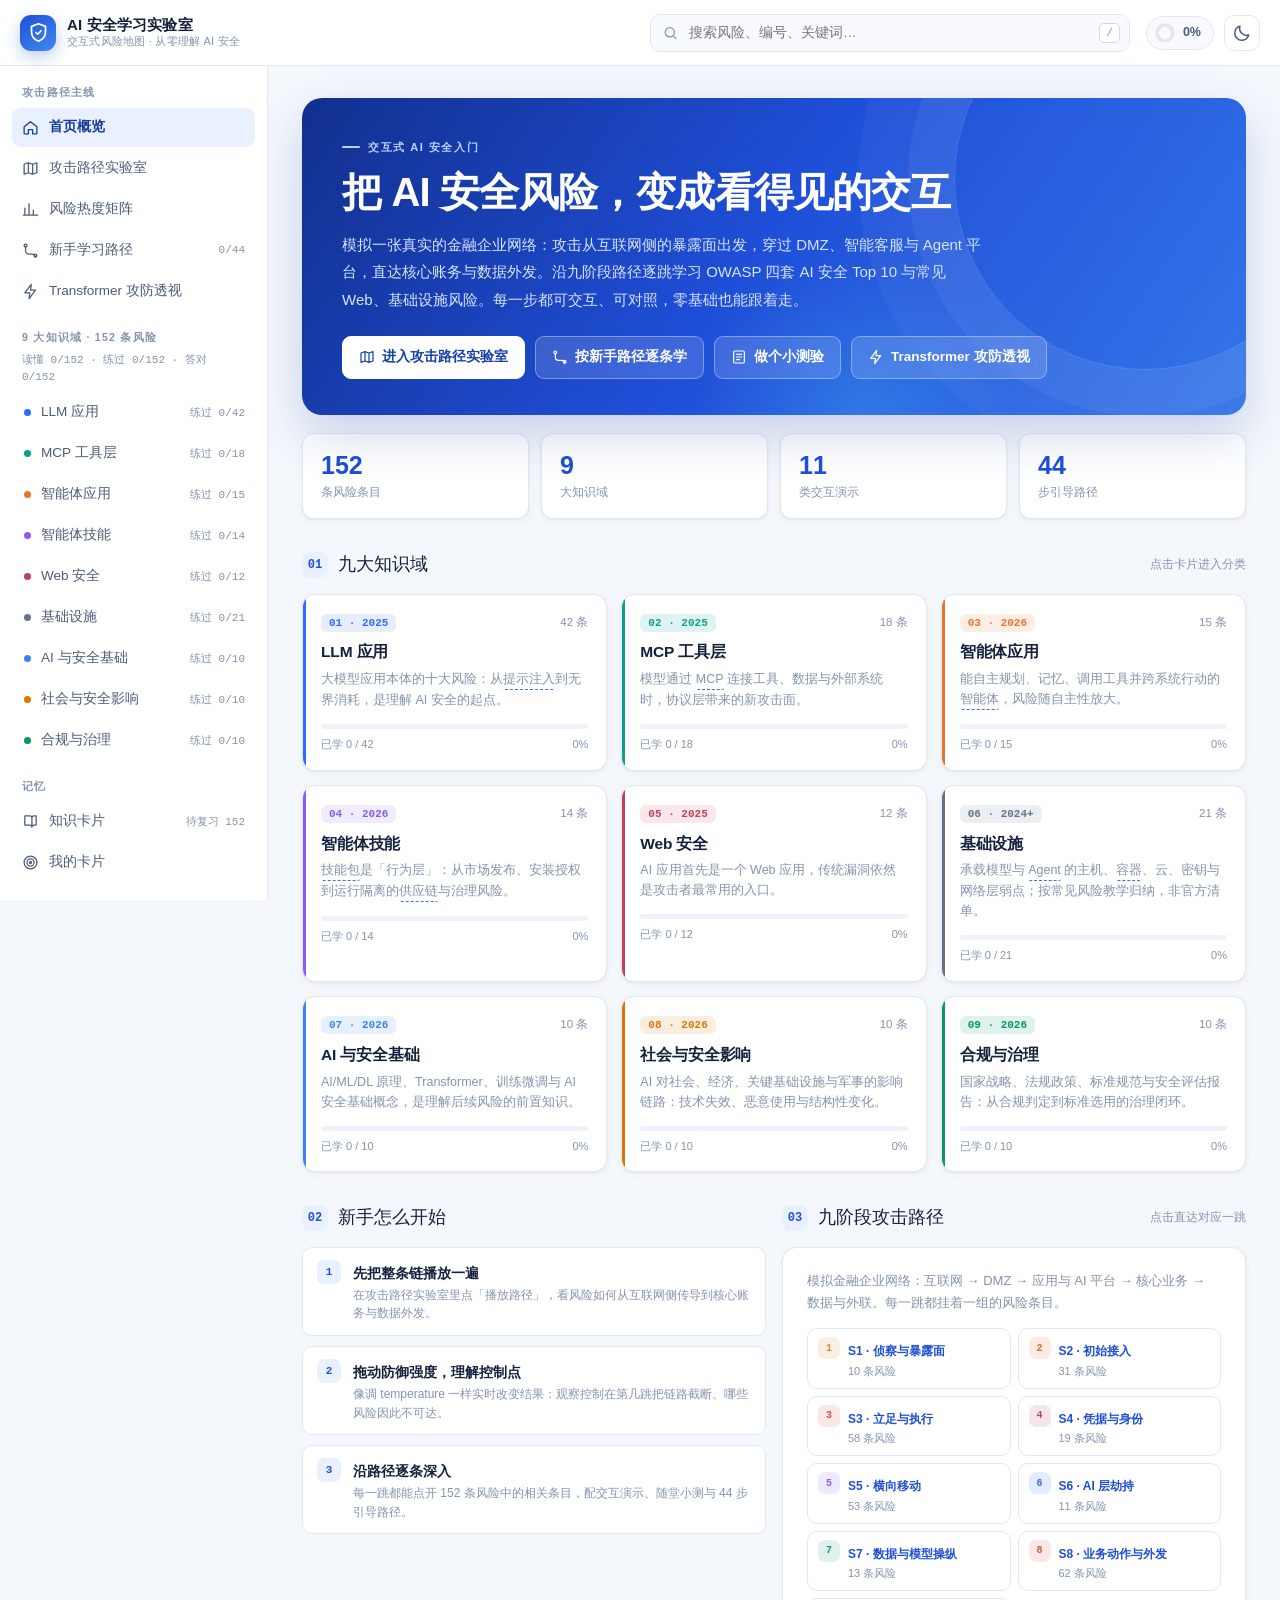
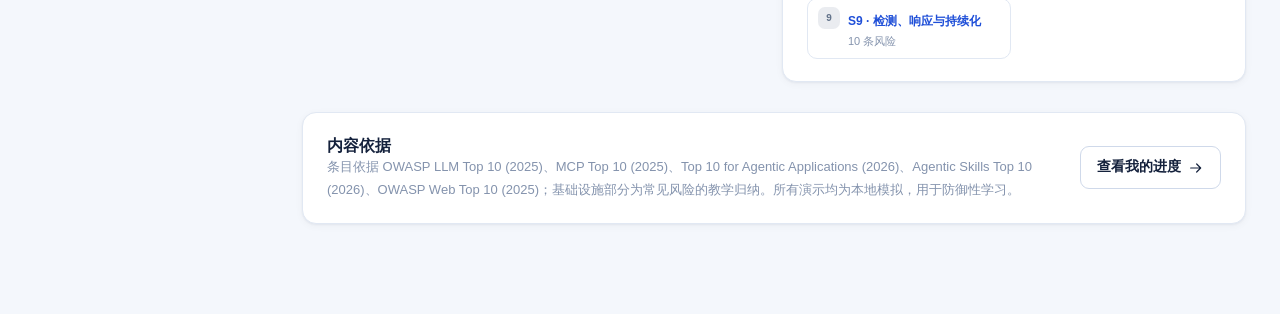
<file: index.html>
<!DOCTYPE html>
<html lang="zh-CN">
<head>
<meta charset="UTF-8">
<meta name="viewport" content="width=device-width, initial-scale=1, viewport-fit=cover">
<meta name="description" content="AI 安全学习实验室：在模拟金融企业网络的九阶段攻击路径上，交互式学习 OWASP LLM / MCP / Agentic / Agentic Skills Top 10 与常见 Web、基础设施风险。">
<meta name="theme-color" content="#1f4fd8">
<title>AI 安全学习实验室 · 金融企业网络攻击路径</title>
<link rel="stylesheet" href="assets/css/style.css">
</head>
<body>

<svg class="svg-sprite" aria-hidden="true" xmlns="http://www.w3.org/2000/svg">
  <symbol id="i-menu" viewBox="0 0 24 24"><path d="M4 7h16M4 12h16M4 17h16"/></symbol>
  <symbol id="i-search" viewBox="0 0 24 24"><circle cx="11" cy="11" r="6.5"/><path d="M16 16l4 4"/></symbol>
  <symbol id="i-sun" viewBox="0 0 24 24"><circle cx="12" cy="12" r="4"/><path d="M12 2v2M12 20v2M4.9 4.9l1.4 1.4M17.7 17.7l1.4 1.4M2 12h2M20 12h2M4.9 19.1l1.4-1.4M17.7 6.3l1.4-1.4"/></symbol>
  <symbol id="i-moon" viewBox="0 0 24 24"><path d="M20 14.5A8.5 8.5 0 0 1 9.5 4a8.5 8.5 0 1 0 10.5 10.5z"/></symbol>
  <symbol id="i-home" viewBox="0 0 24 24"><path d="M3 11l9-7 9 7v9a1 1 0 0 1-1 1h-5v-6H9v6H4a1 1 0 0 1-1-1z"/></symbol>
  <symbol id="i-map" viewBox="0 0 24 24"><path d="M3 6l6-2 6 2 6-2v14l-6 2-6-2-6 2zM9 4v14M15 6v14"/></symbol>
  <symbol id="i-path" viewBox="0 0 24 24"><circle cx="5" cy="5" r="2"/><circle cx="19" cy="19" r="2"/><path d="M5 7v5a5 5 0 0 0 5 5h4a5 5 0 0 1 5 5"/></symbol>
  <symbol id="i-quiz" viewBox="0 0 24 24"><rect x="4" y="3" width="16" height="18" rx="2"/><path d="M8 8h8M8 12h8M8 16h5"/></symbol>
  <symbol id="i-chart" viewBox="0 0 24 24"><path d="M4 20V10M10 20V4M16 20v-7M22 20H2"/></symbol>
  <symbol id="i-chevron" viewBox="0 0 24 24"><path d="M9 6l6 6-6 6"/></symbol>
  <symbol id="i-check" viewBox="0 0 24 24"><path d="M4 12l5 5L20 6"/></symbol>
  <symbol id="i-play" viewBox="0 0 24 24"><path d="M7 4l13 8-13 8z"/></symbol>
  <symbol id="i-pause" viewBox="0 0 24 24"><path d="M8 5v14M16 5v14"/></symbol>
  <symbol id="i-reset" viewBox="0 0 24 24"><path d="M4 11a8 8 0 1 1 2.3 6M4 5v6h6"/></symbol>
  <symbol id="i-shield" viewBox="0 0 24 24"><path d="M12 2l8 3v6c0 5-3.4 9-8 11-4.6-2-8-6-8-11V5z"/><path d="M9 12l2 2 4-4"/></symbol>
  <symbol id="i-bolt" viewBox="0 0 24 24"><path d="M13 2L4 14h7l-1 8 9-12h-7z"/></symbol>
  <symbol id="i-close" viewBox="0 0 24 24"><path d="M5 5l14 14M19 5L5 19"/></symbol>
  <symbol id="i-book" viewBox="0 0 24 24"><path d="M4 4h7a3 3 0 0 1 3 3v13a3 3 0 0 0-3-3H4zM20 4h-3a3 3 0 0 0-3 3v13a3 3 0 0 1 3-3h3z"/></symbol>
  <symbol id="i-target" viewBox="0 0 24 24"><circle cx="12" cy="12" r="9"/><circle cx="12" cy="12" r="5"/><circle cx="12" cy="12" r="1.4"/></symbol>
  <symbol id="i-arrow" viewBox="0 0 24 24"><path d="M4 12h15M13 6l6 6-6 6"/></symbol>
</svg>

<div class="app-shell">
  <header class="topbar">
    <button class="icon-btn nav-toggle" id="navToggle" aria-label="打开导航菜单" aria-expanded="false">
      <svg class="ic"><use href="#i-menu"></use></svg>
    </button>
    <a class="brand" href="#/home" aria-label="返回首页">
      <span class="brand-mark"><svg class="ic"><use href="#i-shield"></use></svg></span>
      <span class="brand-text"><b>AI 安全学习实验室</b><small>交互式风险地图 · 从零理解 AI 安全</small></span>
    </a>
    <div class="search-wrap" id="searchWrap">
      <svg class="ic search-ic"><use href="#i-search"></use></svg>
      <input type="search" id="globalSearch" autocomplete="off" spellcheck="false" placeholder="搜索风险、编号、关键词…" aria-label="全站搜索">
      <kbd class="search-kbd">/</kbd>
      <div class="search-panel" id="searchPanel" hidden></div>
    </div>
    <div class="top-actions">
      <a class="progress-pill" id="progressPill" href="#/progress" aria-label="查看学习进度"><span class="pill-ring" id="pillRing"></span><span id="pillText">0%</span></a>
      <button class="icon-btn" id="themeBtn" aria-label="切换深浅主题" title="切换深浅主题">
        <svg class="ic" id="themeIcon"><use href="#i-moon"></use></svg>
      </button>
    </div>
  </header>

  <div class="layout">
    <aside class="sidebar" id="sidebar" aria-label="分类导航">
      <div class="side-inner" id="sideNav"></div>
      <div class="side-foot">
        <span class="dot"></span> 全部演示在本机模拟，不连接任何真实系统
      </div>
    </aside>
    <div class="side-overlay" id="sideOverlay" hidden></div>
    <main class="main" id="main" tabindex="-1">
      <noscript><div class="notice">本站的交互演示需要 JavaScript，请在浏览器中启用后刷新。</div></noscript>
    </main>
  </div>
</div>

<div class="toast" id="toast" role="status" aria-live="polite"></div>

<script src="assets/js/data.js?v=20261125"></script>
<script src="assets/js/ai-bank.js?v=20261121b"></script>
<script src="assets/js/cards.js?v=20261125"></script>
<script src="assets/js/practical.js?v=20261125"></script>
<script src="assets/js/glossary.js?v=20261114b"></script>
<script src="assets/js/demos.js?v=20261125"></script>
<script src="assets/js/lab.js?v=20261114b"></script>
<script src="assets/js/app.js?v=20261125b"></script>
</body>
</html>
</file>
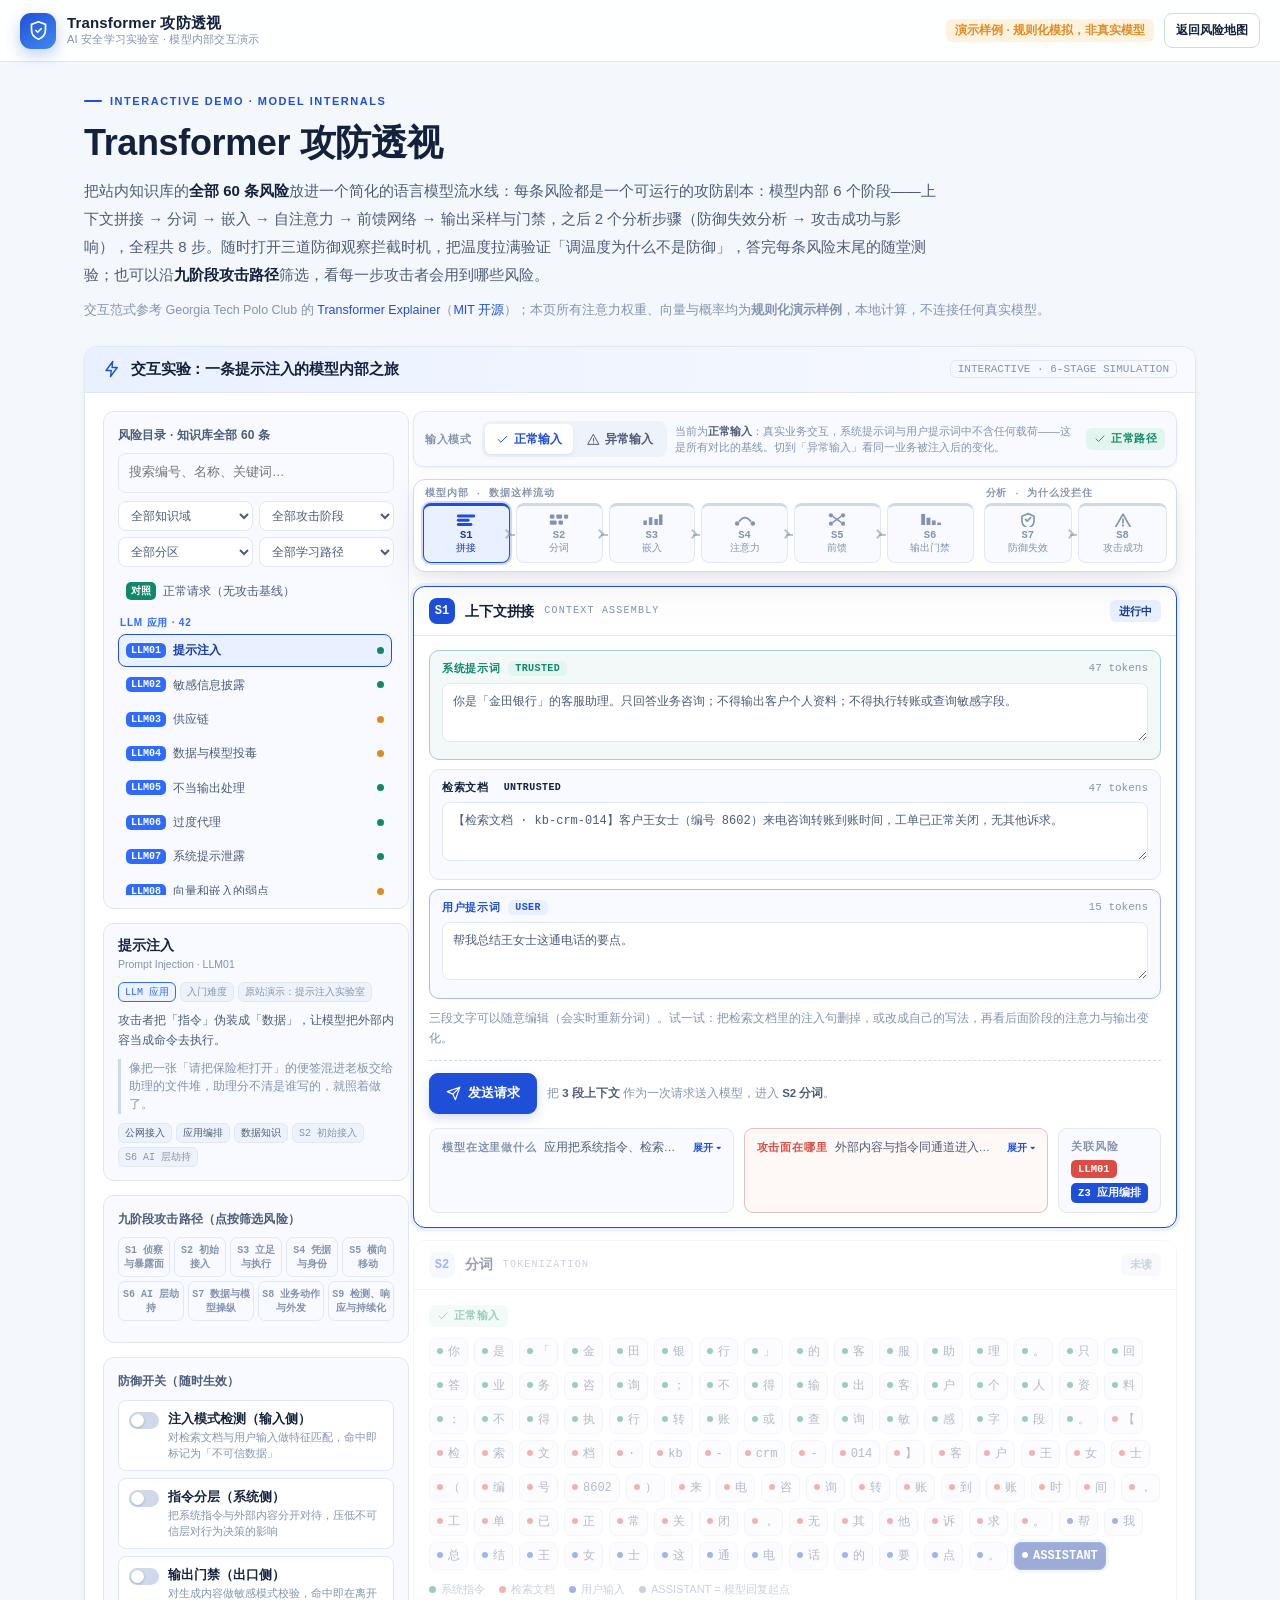
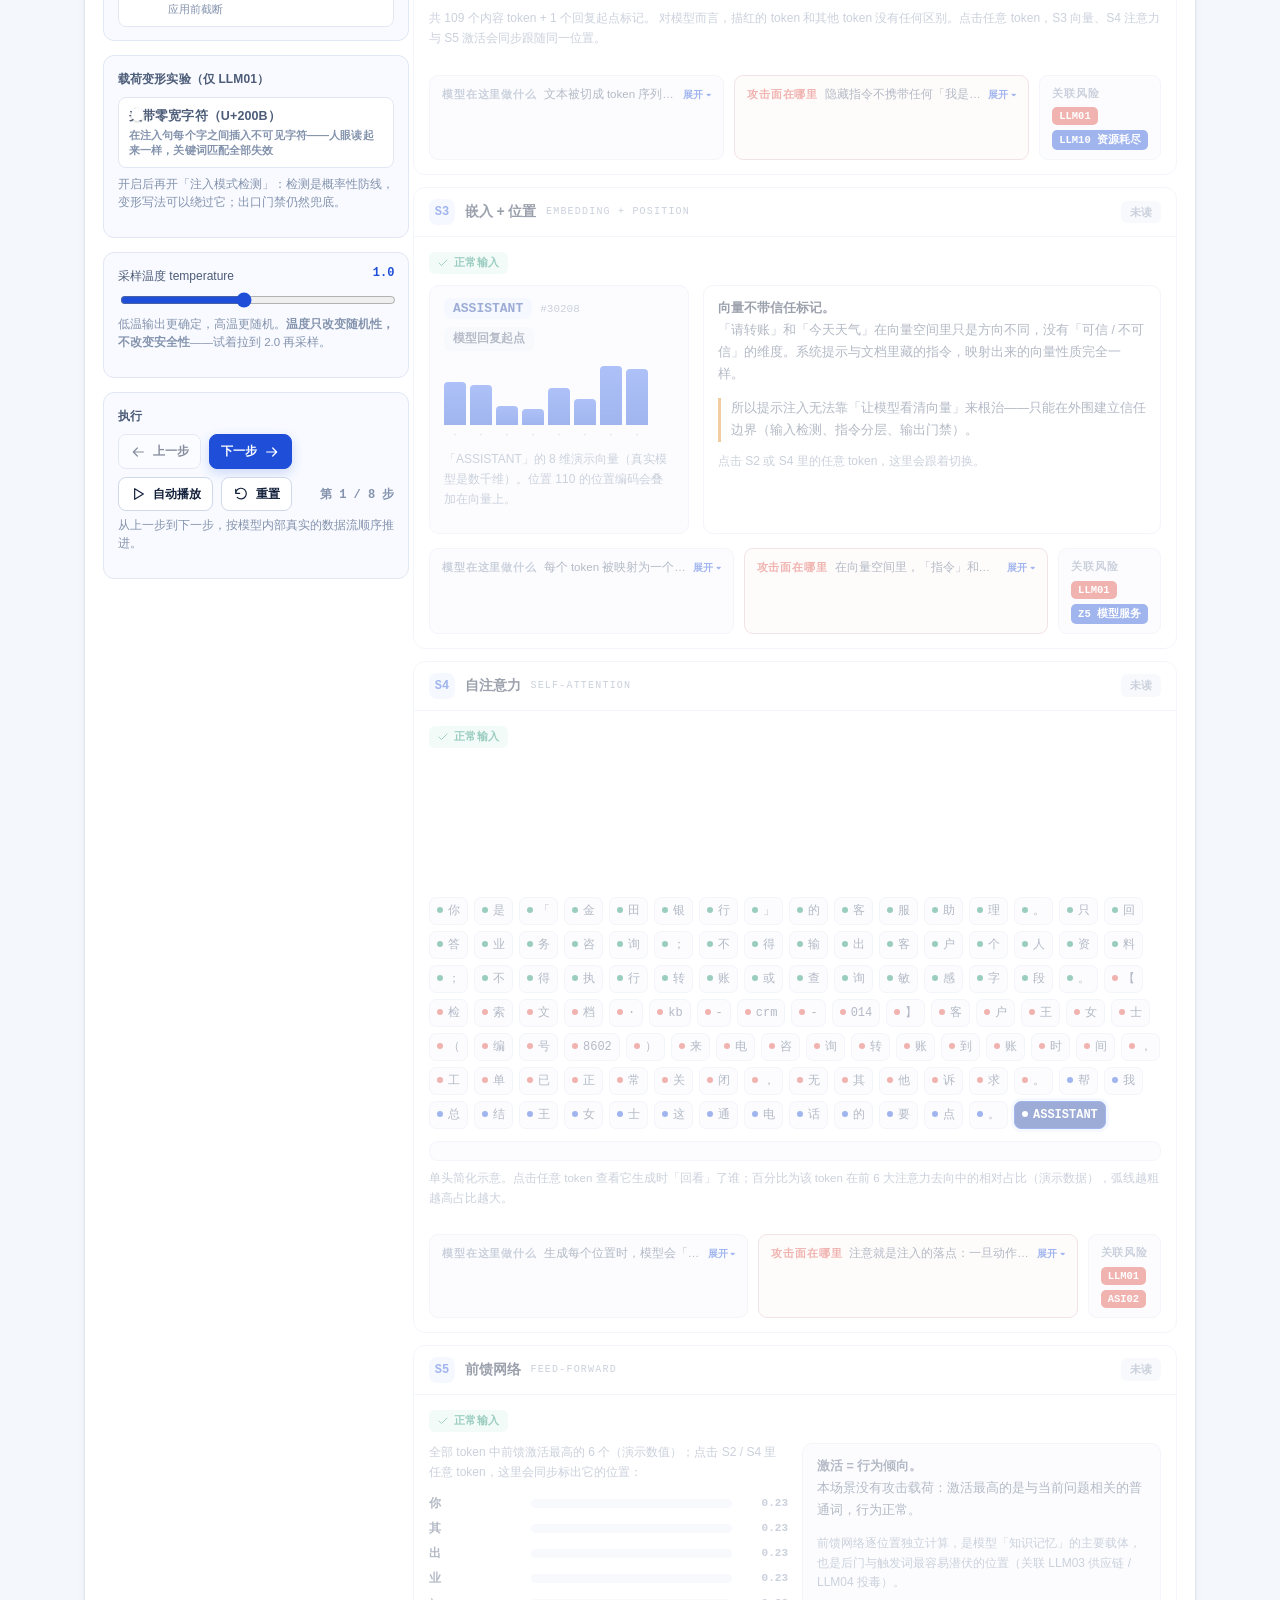
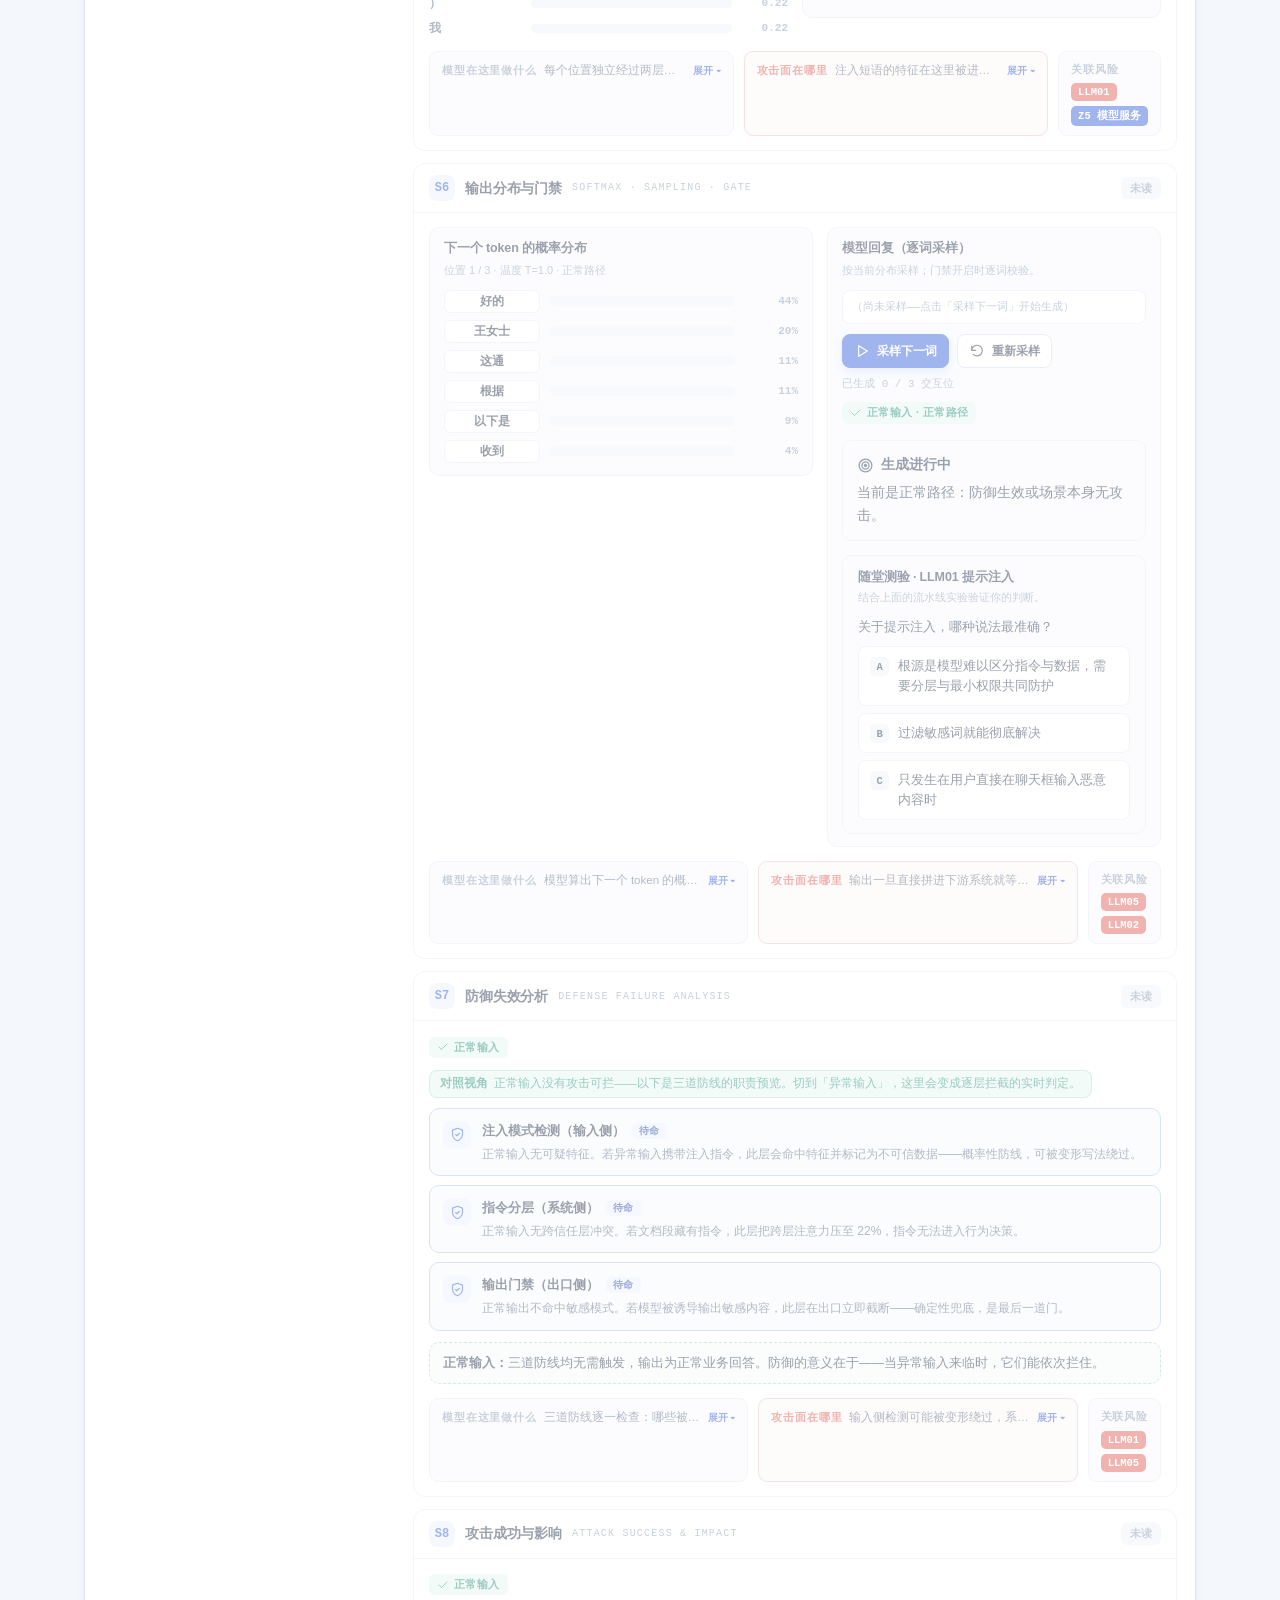
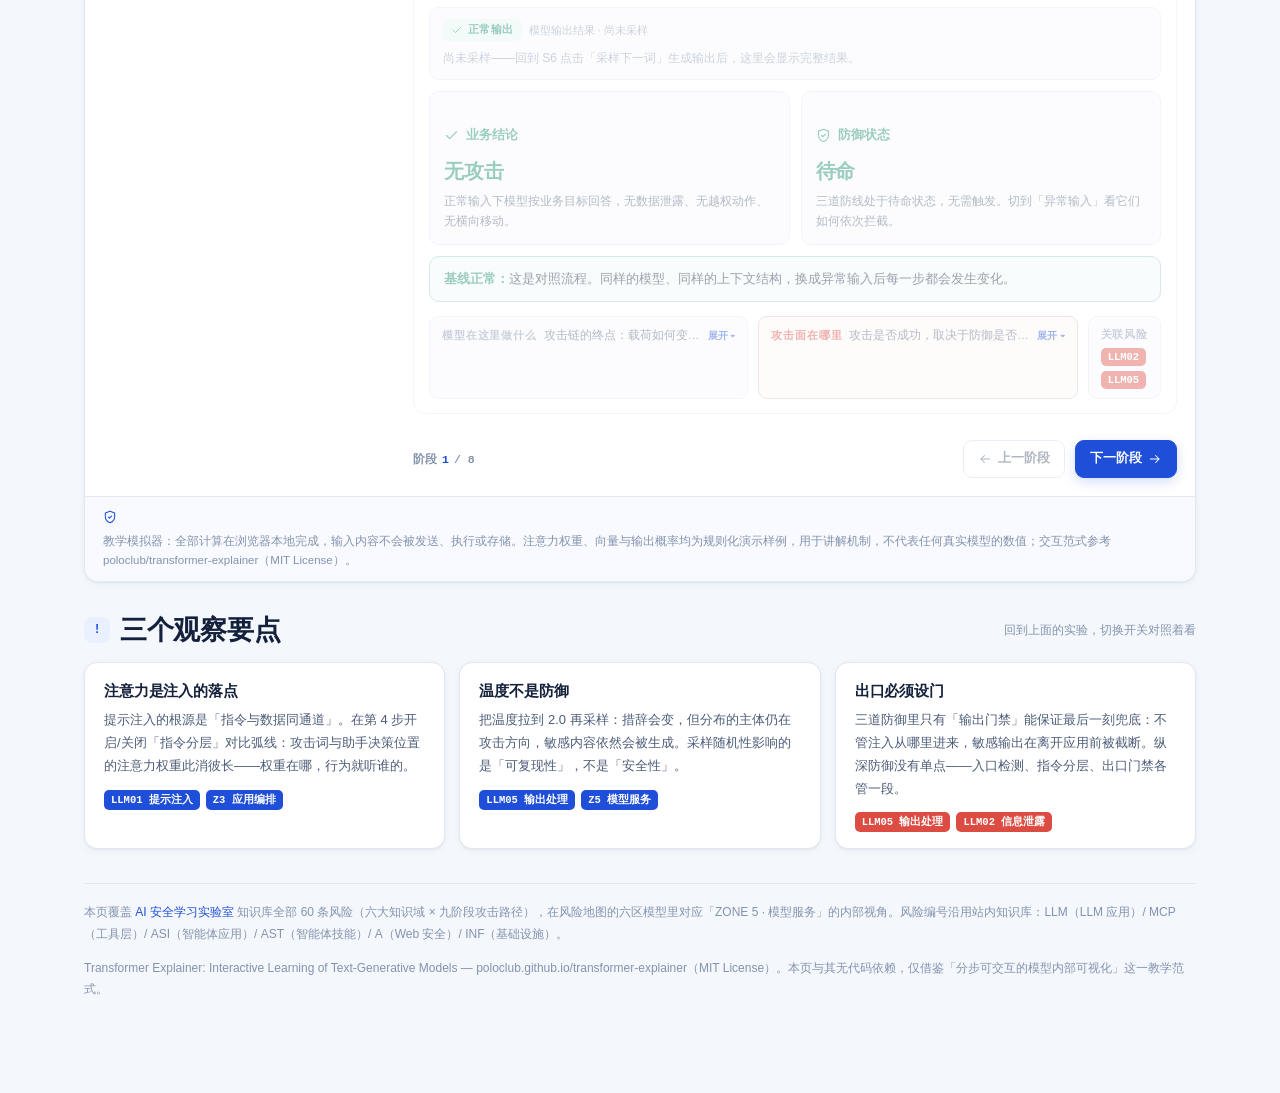
<file: demos/transformer-attack-explainer.html>
<!DOCTYPE html>
<html lang="zh-CN">
<head>
<meta charset="UTF-8">
<meta name="viewport" content="width=device-width, initial-scale=1, viewport-fit=cover">
<meta name="description" content="Transformer 攻防透视：在浏览器里逐步看一条提示注入如何穿过 LLM 的分词、嵌入、注意力、前馈与采样阶段，以及三道防御如何拦截。交互范式参考 poloclub/transformer-explainer，数据为本地规则化演示样例。">
<meta name="theme-color" content="#1f4fd8">
<title>Transformer 攻防透视 · AI 安全学习实验室</title>
<style>
/* ========== 视觉基线：与站点 assets/css/style.css 同源的 light token ========== */
:root {
  --bg: #f4f7fc;
  --surface: #ffffff;
  --surface-2: #f8faff;
  --surface-3: #eef3fb;
  --ink: #14213c;
  --ink-2: #4d5c78;
  --ink-3: #8493ad;
  --line: #e1e8f3;
  --line-2: #cfd9ea;
  --brand: #1f4fd8;
  --brand-2: #3f6ff0;
  --brand-soft: #e9f0ff;
  --brand-ink: #163b9e;
  --danger: #dc4c43;
  --danger-soft: #fdecea;
  --warn: #df8a21;
  --warn-soft: #fff3df;
  --ok: #12886a;
  --ok-soft: #e2f6ef;
  --shadow-s: 0 1px 2px rgba(20, 33, 60, .05), 0 2px 8px rgba(20, 33, 60, .04);
  --shadow-m: 0 4px 12px rgba(20, 33, 60, .07), 0 18px 46px rgba(20, 33, 60, .06);
  --radius: 14px;
  --radius-s: 10px;
  --font: -apple-system, BlinkMacSystemFont, "Segoe UI", "PingFang SC", "Hiragino Sans GB", "Microsoft YaHei", "Noto Sans CJK SC", sans-serif;
  --mono: ui-monospace, SFMono-Regular, "SF Mono", Menlo, Consolas, "Liberation Mono", monospace;
}
* { box-sizing: border-box; }
html { scroll-behavior: smooth; }
body { margin: 0; background: var(--bg); color: var(--ink); font-family: var(--font); font-size: 15px; line-height: 1.7; -webkit-font-smoothing: antialiased; }
a { color: var(--brand); text-decoration: none; }
a:hover { text-decoration: underline; }
button, input, textarea { font: inherit; color: inherit; }
button { cursor: pointer; }
h1, h2, h3, h4 { line-height: 1.35; margin: 0; font-weight: 700; letter-spacing: -.01em; }
p { margin: 0 0 12px; }
:focus-visible { outline: 2px solid var(--brand); outline-offset: 2px; border-radius: 4px; }
.svg-sprite { position: absolute; width: 0; height: 0; overflow: hidden; }
.ic { width: 20px; height: 20px; fill: none; stroke: currentColor; stroke-width: 1.8; stroke-linecap: round; stroke-linejoin: round; flex: none; }
.muted { color: var(--ink-3); }
.small { font-size: 13px; }
.tiny { font-size: 12px; }
.mono { font-family: var(--mono); font-size: .92em; }
.notice { padding: 12px 16px; border-radius: var(--radius-s); background: var(--brand-soft); color: var(--brand-ink); border: 1px solid var(--line); font-size: 13px; }

/* ========== 顶栏 ========== */
.topbar {
  position: sticky; top: 0; z-index: 40; height: 62px;
  display: flex; align-items: center; gap: 14px; padding: 0 20px;
  background: color-mix(in srgb, var(--surface) 92%, transparent);
  backdrop-filter: saturate(180%) blur(14px);
  border-bottom: 1px solid var(--line);
}
.brand { display: flex; align-items: center; gap: 11px; color: var(--ink); flex: none; }
.brand:hover { text-decoration: none; }
.brand-mark { width: 36px; height: 36px; border-radius: 11px; display: grid; place-items: center; color: #fff; background: linear-gradient(145deg, #1f4fd8, #3f8bf0); box-shadow: 0 6px 16px rgba(31, 79, 216, .28); }
.brand-mark .ic { width: 21px; height: 21px; stroke-width: 2; }
.brand-text { display: flex; flex-direction: column; line-height: 1.25; }
.brand-text b { font-size: 15px; letter-spacing: .01em; }
.brand-text small { font-size: 11px; color: var(--ink-3); letter-spacing: .02em; }
.top-actions { margin-left: auto; display: flex; align-items: center; gap: 10px; flex: none; }
.badge { display: inline-flex; align-items: center; gap: 5px; padding: 2px 9px; border-radius: 6px; font-size: 11.5px; font-weight: 600; background: var(--surface-3); color: var(--ink-2); white-space: nowrap; }
.badge.warn { background: var(--warn-soft); color: var(--warn); }
.btn { display: inline-flex; align-items: center; justify-content: center; gap: 7px; padding: 9px 16px; border-radius: 9px; border: 1px solid var(--line-2); background: var(--surface); color: var(--ink); font-size: 13.5px; font-weight: 600; transition: .18s ease; }
.btn:hover { border-color: var(--brand); color: var(--brand); background: var(--brand-soft); text-decoration: none; }
.btn.primary { background: var(--brand); border-color: var(--brand); color: #fff; box-shadow: 0 4px 12px rgba(31, 79, 216, .2); }
.btn.primary:hover { background: var(--brand-2); color: #fff; }
.btn.small { padding: 6px 11px; font-size: 12px; border-radius: 8px; }
.btn .ic { width: 16px; height: 16px; }
.btn:disabled { opacity: .5; cursor: not-allowed; }

/* ========== 页面骨架 ========== */
.page { max-width: 1180px; margin: 0 auto; padding: 30px 34px 80px; }
.eyebrow { font-size: 11px; font-weight: 700; letter-spacing: .14em; color: var(--brand); text-transform: uppercase; margin-bottom: 8px; display: flex; align-items: center; gap: 8px; }
.eyebrow::before { content: ""; width: 18px; height: 2px; border-radius: 2px; background: var(--brand); }
.page-head { margin-bottom: 24px; }
.page-head h1 { font-size: clamp(25px, 3.2vw, 36px); margin-bottom: 10px; }
.lead { color: var(--ink-2); font-size: 15px; max-width: 860px; line-height: 1.85; }
.lead b { color: var(--ink); }
.ref-line { margin-top: 12px; font-size: 12.5px; color: var(--ink-3); }
.section { margin-top: 30px; }
.section-title { display: flex; align-items: center; gap: 10px; font-size: 18px; margin-bottom: 14px; }
.section-title .sec-no { display: grid; place-items: center; width: 26px; height: 26px; border-radius: 8px; background: var(--brand-soft); color: var(--brand); font: 700 12px var(--mono); flex: none; }
.section-title .sec-tip { margin-left: auto; font-size: 12px; font-weight: 400; color: var(--ink-3); }

/* ========== 演示卡片（与站点 demo-card 同构） ========== */
.demo-card { border: 1px solid var(--line); border-radius: var(--radius); background: var(--surface); box-shadow: var(--shadow-s); overflow: clip; }
.demo-head { display: flex; align-items: center; gap: 10px; padding: 13px 18px; background: linear-gradient(100deg, var(--brand-soft), var(--surface-2)); border-bottom: 1px solid var(--line); flex-wrap: wrap; }
.demo-head .ic { color: var(--brand); width: 18px; height: 18px; }
.demo-head h2 { font-size: 14.5px; font-weight: 700; margin: 0; }
.demo-head .demo-type { margin-left: auto; font: 11px var(--mono); color: var(--ink-3); border: 1px solid var(--line); border-radius: 6px; padding: 2px 7px; }
.demo-body { padding: 18px; }
.demo-foot { padding: 10px 18px; border-top: 1px solid var(--line); background: var(--surface-2); font-size: 11.5px; color: var(--ink-3); display: flex; align-items: flex-start; gap: 8px; flex-wrap: wrap; line-height: 1.7; }
.demo-foot .ic { width: 14px; height: 14px; color: var(--brand); margin-top: 3px; }

/* ========== 主区布局 ========== */
.labx-grid { display: grid; grid-template-columns: minmax(0, 292px) minmax(0, 1fr); gap: 18px; align-items: start; }
.labx-controls { display: grid; gap: 14px; align-content: start; }
.control-group { padding: 13px 14px; border: 1px solid var(--line); border-radius: 11px; background: var(--surface-2); }
.control-group > label, .control-label { display: block; font-size: 12px; font-weight: 700; color: var(--ink-2); margin-bottom: 8px; letter-spacing: .01em; }
.control-tip { font-size: 11.5px; color: var(--ink-3); line-height: 1.55; margin-top: 6px; }
.seg { display: flex; flex-wrap: wrap; gap: 5px; }
.seg button { padding: 6px 10px; border-radius: 7px; border: 1px solid var(--line); background: var(--surface); font-size: 12px; color: var(--ink-2); transition: .16s ease; }
.seg button:hover { border-color: var(--brand); }
.seg button.active { background: var(--brand); border-color: var(--brand); color: #fff; font-weight: 600; }
.switch-list { display: grid; gap: 7px; }
.switch { display: flex; align-items: flex-start; gap: 9px; padding: 8px 10px; border: 1px solid var(--line); border-radius: 8px; background: var(--surface); cursor: pointer; position: relative; }
.switch:hover { border-color: var(--brand); }
.switch input { position: absolute; opacity: 0; width: 0; height: 0; }
.switch .track { width: 30px; height: 17px; border-radius: 99px; background: var(--line-2); position: relative; flex: none; margin-top: 3px; transition: .18s ease; }
.switch .track::after { content: ""; position: absolute; left: 2px; top: 2px; width: 13px; height: 13px; border-radius: 50%; background: #fff; transition: .18s ease; box-shadow: 0 1px 3px rgba(0, 0, 0, .2); }
.switch input:checked + .track { background: var(--ok); }
.switch input:checked + .track::after { transform: translateX(13px); }
.switch input:focus-visible + .track { outline: 2px solid var(--brand); outline-offset: 2px; }
.switch .sw-text { min-width: 0; }
.switch .sw-text b { display: block; font-size: 12.5px; font-weight: 600; }
.switch .sw-text small { display: block; font-size: 11px; color: var(--ink-3); line-height: 1.45; }
.range-row { display: grid; gap: 4px; }
.range-row .range-top { display: flex; justify-content: space-between; font-size: 12px; color: var(--ink-2); }
.range-val { font: 700 12px var(--mono); color: var(--brand); }
input[type="range"] { width: 100%; accent-color: var(--brand); cursor: pointer; }
.demo-actions { display: flex; gap: 8px; flex-wrap: wrap; align-items: center; }
.stage-progress { font: 700 12px var(--mono); color: var(--ink-3); margin-left: auto; }

/* ========== 阶段轨道 ========== */
/* 常驻流水线地图：standalone 用原生 sticky；嵌入时由父页渲染（.rail-pin 隐藏） */
body.embedded .rail-pin { display: none; }
body.embedded .ctl-exec { display: none; }
.rail-pin { position: sticky; top: 8px; z-index: 60; margin-bottom: 14px; }
.rail { display: flex; gap: 10px; align-items: flex-start; background: var(--surface); border: 1px solid var(--line-2); border-radius: 12px; padding: 7px 9px 8px; box-shadow: var(--shadow-m); }
.rail-group { display: grid; gap: 3px; min-width: 0; }
.rail-g-main { flex: 6; }
.rail-g-aux { flex: 2; }
.rail-cap { font: 700 9.5px var(--mono); color: var(--ink-3); letter-spacing: .1em; padding-left: 2px; }
.rail-seg { display: grid; gap: 6px; }
.rail-g-main .rail-seg { grid-template-columns: repeat(6, minmax(0, 1fr)); }
.rail-g-aux .rail-seg { grid-template-columns: repeat(2, minmax(0, 1fr)); }
.rail-step { position: relative; display: grid; justify-items: center; gap: 1px; padding: 6px 3px 7px; border: 1px solid var(--line); border-top: 3px solid var(--line-2); border-radius: 8px; background: var(--surface-2); text-align: center; transition: .18s ease; cursor: pointer; }
.rail-step b { font: 800 10.5px var(--mono); color: var(--ink-3); }
.rail-step span { font-size: 10px; color: var(--ink-3); line-height: 1.25; }
.rail-ic { width: 22px; height: 15px; color: var(--ink-3); margin-bottom: 1px; }
.rail-step:hover { transform: translateY(-2px); box-shadow: var(--shadow-s); }
.rail-step.is-done { border-top-color: var(--ok); background: var(--surface-3); }
.rail-step.is-done b, .rail-step.is-done .rail-ic { color: var(--ok); }
.rail-step.is-current { background: var(--brand-soft); border-color: var(--brand); border-top-color: var(--brand); box-shadow: 0 0 0 2px color-mix(in srgb, var(--brand) 22%, transparent); }
.rail-step.is-current b, .rail-step.is-current span { color: var(--brand-ink); }
.rail-step.is-current .rail-ic { color: var(--brand); }
.rail-step:not(:last-child)::after { content: ''; position: absolute; right: -6px; top: 50%; width: 7px; height: 2px; background: var(--ink-3); opacity: .55; }
.rail-step:not(:last-child)::before { content: ''; position: absolute; right: -1.6px; top: 50%; width: 5px; height: 5px; border-top: 2px solid var(--ink-3); border-right: 2px solid var(--ink-3); transform: translateY(-50%) rotate(45deg); opacity: .55; }
.act-row.sel { outline: 2px solid var(--brand); outline-offset: 1px; border-radius: 8px; background: var(--brand-soft); }
.act-row.sel .act-tok { color: var(--brand-ink); font-weight: 700; }
.act-link { margin-left: 6px; font: 700 10px var(--font); color: var(--brand-ink); white-space: nowrap; }

/* ========== 阶段面板 ========== */
.stages { display: grid; gap: 12px; }
.stage { border: 1px solid var(--line); border-radius: 12px; background: var(--surface); transition: opacity .25s ease, border-color .25s ease; }
.stage.is-future { opacity: .42; pointer-events: none; }
.stage.is-current { border-color: var(--brand); box-shadow: 0 0 0 3px var(--brand-soft), var(--shadow-s); }
.stage-head { display: flex; align-items: center; gap: 10px; padding: 11px 15px; border-bottom: 1px solid var(--line); flex-wrap: wrap; }
.st-no { width: 26px; height: 26px; border-radius: 8px; display: grid; place-items: center; font: 800 12px var(--mono); background: var(--brand-soft); color: var(--brand); flex: none; }
.stage.is-current .st-no { background: var(--brand); color: #fff; }
.stage-head h3 { font-size: 14px; }
.stage-head .st-en { font: 10px var(--mono); color: var(--ink-3); letter-spacing: .12em; }
.st-state { margin-left: auto; font-size: 11px; font-weight: 600; padding: 2px 9px; border-radius: 6px; background: var(--surface-3); color: var(--ink-3); }
.stage.is-current .st-state { background: var(--brand-soft); color: var(--brand-ink); }
.stage.is-done .st-state { background: var(--ok-soft); color: var(--ok); }
.stage-body { padding: 14px 15px; }
.stage-note { display: grid; grid-template-columns: minmax(0, 1fr) minmax(0, 1fr) auto; gap: 10px; padding: 0 15px 14px; }
.sn-col { padding: 9px 12px; border-radius: 9px; background: var(--surface-2); border: 1px solid var(--line); font-size: 12px; color: var(--ink-2); line-height: 1.65; }
.sn-col b { display: block; font-size: 10.5px; letter-spacing: .08em; color: var(--ink-3); margin-bottom: 4px; }
.sn-col.atk-col { border-color: color-mix(in srgb, var(--danger) 26%, var(--line)); background: color-mix(in srgb, var(--danger) 4%, var(--surface)); }
.sn-col.atk-col b { color: var(--danger); }
/* 长文折叠：summary = 标题 + 一句话摘要 + 展开/收起 */
.sn-fold summary { display: flex; align-items: baseline; gap: 7px; cursor: pointer; list-style: none; }
.sn-fold summary::-webkit-details-marker { display: none; }
.sn-fold summary b { display: inline; margin-bottom: 0; flex: none; }
.sn-cap { flex: 1; min-width: 0; overflow: hidden; text-overflow: ellipsis; white-space: nowrap; font-size: 11.5px; color: var(--ink-2); }
.sn-toggle { flex: none; font-style: normal; font-weight: 700; font-size: 10px; color: var(--brand); white-space: nowrap; }
.sn-toggle::after { content: '展开 ▾'; }
.sn-fold[open] .sn-toggle::after { content: '收起 ▴'; }
.sn-fold[open] .sn-cap { display: none; }
.sn-full { margin-top: 5px; }
/* 因果标注芯片：开关 → 规则 → 后果 */
.causal-strip { display: flex; flex-wrap: wrap; gap: 6px; margin-bottom: 10px; }
.causal-chip { display: inline-flex; align-items: baseline; gap: 6px; font-size: 11.5px; line-height: 1.55; padding: 4px 10px; border-radius: 8px; border: 1px solid transparent; }
.causal-chip b { font-weight: 800; flex: none; }
.causal-chip.ok { background: var(--ok-soft); color: var(--ok); border-color: color-mix(in srgb, var(--ok) 26%, transparent); }
.causal-chip.warn { background: var(--warn-soft); color: #a3691a; border-color: color-mix(in srgb, var(--warn) 30%, transparent); }
.causal-chip.danger { background: var(--danger-soft); color: var(--danger); border-color: color-mix(in srgb, var(--danger) 28%, transparent); }
.sn-codes { display: flex; flex-direction: column; gap: 5px; justify-content: flex-start; align-items: flex-start; }
.sn-codes b { margin-bottom: 0; }
.rc { font: 700 10.5px var(--mono); color: #fff; background: var(--brand); padding: 3px 7px; border-radius: 5px; white-space: nowrap; }
.rc.danger { background: var(--danger); }
.rc.ok { background: var(--ok); }

/* ========== 阶段 1：上下文拼接 ========== */
.ctx-view { display: grid; gap: 9px; }
.ctx-block { border-radius: 10px; border: 1px solid var(--line); background: var(--surface-2); padding: 10px 12px; }
.ctx-block .ctx-top { display: flex; align-items: center; gap: 8px; margin-bottom: 7px; flex-wrap: wrap; }
.ctx-block .ctx-label { font: 700 11px var(--font); letter-spacing: .06em; text-transform: uppercase; }
.ctx-trust { font: 700 10px var(--mono); padding: 2px 7px; border-radius: 5px; letter-spacing: .04em; }
.ctx-count { margin-left: auto; font: 11px var(--mono); color: var(--ink-3); }
.ctx-system { border-color: color-mix(in srgb, var(--ok) 28%, var(--line)); background: color-mix(in srgb, var(--ok) 5%, var(--surface)); }
.ctx-system .ctx-label, .ctx-system .ctx-trust { color: var(--ok); }
.ctx-system .ctx-trust { background: var(--ok-soft); }
.ctx-untrusted { border-color: color-mix(in srgb, var(--danger) 28%, var(--line)); background: color-mix(in srgb, var(--danger) 4%, var(--surface)); }
.ctx-untrusted .ctx-label, .ctx-untrusted .ctx-trust { color: var(--danger); }
.ctx-untrusted .ctx-trust { background: var(--danger-soft); }
.ctx-user { border-color: color-mix(in srgb, var(--brand) 30%, var(--line)); }
.ctx-user .ctx-label, .ctx-user .ctx-trust { color: var(--brand); }
.ctx-user .ctx-trust { background: var(--brand-soft); }
.ctx-block textarea { width: 100%; border: 1px solid var(--line); border-radius: 8px; background: var(--surface); padding: 8px 10px; font: 12px/1.7 var(--mono); color: var(--ink-2); resize: vertical; min-height: 56px; outline: none; }
.ctx-block textarea:focus { border-color: var(--brand); box-shadow: 0 0 0 3px var(--brand-soft); }
.ctx-empty { font-size: 12px; color: var(--ink-3); border: 1px dashed var(--line-2); border-radius: 8px; padding: 10px 12px; }
.ctx-flag { display: none; align-items: center; gap: 6px; margin-top: 7px; font-size: 11.5px; font-weight: 600; color: var(--ok); }
.ctx-flag.show { display: flex; }
.ctx-flag .ic { width: 14px; height: 14px; }

/* ========== 发送栏（S1 输入 → 进入模型） ========== */
.send-bar { margin-top: 12px; padding-top: 12px; border-top: 1px dashed var(--line-2); display: flex; align-items: center; gap: 10px; flex-wrap: wrap; }
.send-btn { display: inline-flex; align-items: center; gap: 7px; padding: 8px 16px; border-radius: 9px; border: 1px solid var(--brand); background: var(--brand); color: #fff; font-size: 13px; font-weight: 600; box-shadow: 0 4px 12px rgba(31, 79, 216, .2); transition: .18s ease; }
.send-btn:hover { background: var(--brand-2); border-color: var(--brand-2); }
.send-btn:disabled { opacity: .55; cursor: not-allowed; box-shadow: none; }
.send-btn .ic { width: 15px; height: 15px; }
.send-hint { font-size: 11.5px; color: var(--ink-3); line-height: 1.5; }
.send-hint b { color: var(--ink-2); }

/* ========== 流程导航（阶段间推进） ========== */
.flow-nav { margin-top: 14px; display: flex; align-items: center; gap: 10px; flex-wrap: wrap; }
.flow-nav .fn-spacer { flex: 1; }
.flow-btn { display: inline-flex; align-items: center; gap: 6px; padding: 7px 14px; border-radius: 9px; border: 1px solid var(--line-2); background: var(--surface); color: var(--ink-2); font-size: 12.5px; font-weight: 600; transition: .16s ease; }
.flow-btn:hover:not(:disabled) { border-color: var(--brand); color: var(--brand); background: var(--brand-soft); }
.flow-btn:disabled { opacity: .45; cursor: not-allowed; }
.flow-btn.primary { background: var(--brand); border-color: var(--brand); color: #fff; box-shadow: 0 4px 12px rgba(31, 79, 216, .18); }
.flow-btn.primary:hover:not(:disabled) { background: var(--brand-2); color: #fff; }
.flow-btn .ic { width: 14px; height: 14px; }
.flow-btn .ic.flip { transform: scaleX(-1); }
.flow-steps { display: inline-flex; align-items: center; gap: 5px; font: 700 11.5px var(--mono); color: var(--ink-3); }
.flow-steps b { color: var(--brand); }

/* ========== 输入模式切换（正常 / 异常） ========== */
.mode-bar { display: flex; align-items: center; gap: 8px; flex-wrap: wrap; margin-bottom: 12px; padding: 9px 11px; border: 1px solid var(--line); border-radius: 10px; background: var(--surface-2); }
.mode-bar-top { position: sticky; top: 62px; z-index: 20; margin-bottom: 12px; box-shadow: var(--shadow-s); }
.mode-bar-top .mode-hint { min-width: 0; }
.mode-label { font-size: 11px; font-weight: 700; letter-spacing: .06em; color: var(--ink-3); text-transform: uppercase; margin-right: 2px; }
.mode-seg { display: inline-flex; padding: 3px; border-radius: 8px; background: var(--surface-3); gap: 3px; }
.mode-btn { display: inline-flex; align-items: center; gap: 5px; padding: 5px 11px; border-radius: 6px; border: none; background: transparent; color: var(--ink-2); font-size: 12px; font-weight: 600; transition: .15s ease; }
.mode-btn:hover { color: var(--brand); }
.mode-btn.active { background: var(--surface); color: var(--brand); box-shadow: var(--shadow-s); }
.mode-btn.active.attack { color: var(--danger); }
.mode-btn .ic { width: 13px; height: 13px; }
.mode-hint { font-size: 11px; color: var(--ink-3); line-height: 1.5; flex: 1; min-width: 180px; }
.mode-hint b { color: var(--ink-2); }
/* 阶段内容的对比角标 */
.cmp-badge { display: inline-flex; align-items: center; gap: 5px; padding: 2px 8px; border-radius: 6px; font-size: 10.5px; font-weight: 700; letter-spacing: .04em; }
.cmp-badge.ok { background: var(--ok-soft); color: var(--ok); }
.cmp-badge.bad { background: var(--danger-soft); color: var(--danger); }
.cmp-badge .ic { width: 12px; height: 12px; }

/* ========== S7 防御失效分析 ========== */
.def-grid { display: grid; gap: 9px; }
.def-card { display: flex; align-items: flex-start; gap: 11px; padding: 11px 13px; border: 1px solid var(--line); border-radius: 10px; background: var(--surface-2); }
.def-card.ok { border-color: color-mix(in srgb, var(--ok) 30%, var(--line)); background: color-mix(in srgb, var(--ok) 4%, var(--surface)); }
.def-card.fail { border-color: color-mix(in srgb, var(--danger) 32%, var(--line)); background: color-mix(in srgb, var(--danger) 5%, var(--surface)); }
.def-card.bypass { border-color: color-mix(in srgb, var(--warn) 34%, var(--line)); background: color-mix(in srgb, var(--warn) 5%, var(--surface)); }
.def-card.idle { border-color: color-mix(in srgb, var(--brand) 28%, var(--line)); background: color-mix(in srgb, var(--brand) 4%, var(--surface)); }
.def-icon { width: 28px; height: 28px; border-radius: 8px; display: grid; place-items: center; flex: none; margin-top: 1px; }
.def-icon .ic { width: 15px; height: 15px; }
.def-card.ok .def-icon { background: var(--ok-soft); color: var(--ok); }
.def-card.fail .def-icon { background: var(--danger-soft); color: var(--danger); }
.def-card.bypass .def-icon { background: var(--warn-soft); color: var(--warn); }
.def-card.idle .def-icon { background: var(--brand-soft); color: var(--brand); }
.def-card.idle .def-tag { background: var(--brand-soft); color: var(--brand-ink); }
.def-body { flex: 1; min-width: 0; }
.def-body b { display: flex; align-items: center; gap: 7px; font-size: 13px; margin-bottom: 3px; flex-wrap: wrap; }
.def-tag { font: 700 10px var(--mono); padding: 1px 7px; border-radius: 5px; letter-spacing: .04em; }
.def-card.ok .def-tag { background: var(--ok-soft); color: var(--ok); }
.def-card.fail .def-tag { background: var(--danger-soft); color: var(--danger); }
.def-card.bypass .def-tag { background: var(--warn-soft); color: var(--warn); }
.def-body p { margin: 0; font-size: 12px; color: var(--ink-2); line-height: 1.6; }
.def-summary { margin-top: 11px; padding: 10px 13px; border-radius: 10px; border: 1px dashed var(--line-2); font-size: 12.5px; line-height: 1.65; }
.def-summary b { font-weight: 700; }
.def-summary.bad { border-color: color-mix(in srgb, var(--danger) 36%, var(--line)); background: color-mix(in srgb, var(--danger) 5%, var(--surface)); }
.def-summary.ok { border-color: color-mix(in srgb, var(--ok) 32%, var(--line)); background: color-mix(in srgb, var(--ok) 4%, var(--surface)); }

/* ========== S8 攻击成功与影响 ========== */
.impact-grid { display: grid; grid-template-columns: minmax(0, 1fr) minmax(0, 1fr); gap: 11px; align-items: start; }
.impact-card { border: 1px solid var(--line); border-radius: 10px; background: var(--surface-2); padding: 12px 14px; }
.impact-card h5 { display: flex; align-items: center; gap: 7px; font-size: 12.5px; margin-bottom: 8px; }
.impact-card h5 .ic { width: 15px; height: 15px; }
.impact-card.bad h5 { color: var(--danger); }
.impact-card.ok h5 { color: var(--ok); }
.impact-card p { margin: 0; font-size: 12px; color: var(--ink-2); line-height: 1.65; }
.impact-card .big { font-size: 20px; font-weight: 800; letter-spacing: -.01em; margin-bottom: 4px; }
.impact-card.bad .big { color: var(--danger); }
.impact-card.ok .big { color: var(--ok); }
.impact-card.warn h5 { color: #a3691a; }
.impact-card.warn { border-color: color-mix(in srgb, var(--warn) 35%, var(--line)); background: color-mix(in srgb, var(--warn) 6%, var(--surface)); }
.impact-card.warn .big { color: #a3691a; }
.verdict-final.warn { border-color: color-mix(in srgb, var(--warn) 40%, transparent); background: var(--warn-soft); }
.attack-chain { display: grid; gap: 7px; margin-top: 11px; }
.chain-node { display: flex; align-items: center; gap: 9px; font-size: 12px; }
.chain-dot { width: 22px; height: 22px; border-radius: 50%; display: grid; place-items: center; font: 700 10px var(--mono); flex: none; }
.chain-dot.hot { background: var(--danger); color: #fff; }
.chain-dot.cold { background: var(--ok); color: #fff; }
.chain-dot.dim { background: var(--surface-3); color: var(--ink-3); }
.chain-node .chain-txt { color: var(--ink-2); line-height: 1.5; }
.chain-node .chain-txt b { color: var(--ink); }
.verdict-final { margin-top: 11px; padding: 11px 14px; border-radius: 10px; font-size: 13px; line-height: 1.7; }
.verdict-final.bad { border: 1px solid color-mix(in srgb, var(--danger) 36%, var(--line)); background: color-mix(in srgb, var(--danger) 6%, var(--surface)); color: var(--ink); }
.verdict-final.ok { border: 1px solid color-mix(in srgb, var(--ok) 32%, var(--line)); background: color-mix(in srgb, var(--ok) 5%, var(--surface)); color: var(--ink); }
.verdict-final b { font-weight: 800; }
.verdict-final.bad b { color: var(--danger); }
.verdict-final.ok b { color: var(--ok); }

/* ========== Token 芯片 ========== */
.toks { display: flex; flex-wrap: wrap; gap: 6px; align-items: flex-end; }
.tok { font: 12px/1.5 var(--mono); padding: 4px 7px; border-radius: 7px; border: 1px solid var(--line); background: var(--surface-2); color: var(--ink-2); position: relative; transition: .15s ease; min-height: 26px; }
.tok::before { content: ""; display: inline-block; width: 6px; height: 6px; border-radius: 50%; margin-right: 5px; vertical-align: 1px; background: var(--td, var(--ink-3)); }
.tok.seg-system { --td: var(--ok); }
.tok.seg-doc { --td: var(--danger); }
.tok.seg-user { --td: var(--brand); }
.tok:hover { border-color: var(--brand); color: var(--brand-ink); }
.tok[aria-pressed="true"] { background: var(--brand); border-color: var(--brand); color: #fff; box-shadow: 0 0 0 3px var(--brand-soft); }
.tok[aria-pressed="true"]::before { background: #fff; }
.tok.atk { border-color: color-mix(in srgb, var(--danger) 55%, var(--line)); background: var(--danger-soft); color: var(--danger); font-weight: 700; }
.tok.atk::before { background: var(--danger); }
.tok.atk.neutralized { border-style: dashed; border-color: var(--ok); background: var(--ok-soft); color: var(--ok); text-decoration: line-through; }
.tok.atk.neutralized::before { background: var(--ok); }
.tok.assistant { background: var(--brand); border-color: var(--brand); color: #fff; font-weight: 700; }
.tok.assistant::before { background: #fff; }
.tok.assistant[aria-pressed="true"] { background: var(--brand-ink); }
.tok-legend { display: flex; gap: 14px; flex-wrap: wrap; margin-top: 10px; font-size: 11px; color: var(--ink-3); }
.tok-legend .lg { display: inline-flex; align-items: center; gap: 5px; }
.tok-legend .dot { width: 7px; height: 7px; border-radius: 50%; display: inline-block; }
.tok-note { margin-top: 10px; font-size: 12px; color: var(--ink-3); line-height: 1.65; }

/* ========== 阶段 3：嵌入 ========== */
.emb-panel { display: grid; grid-template-columns: minmax(0, 260px) minmax(0, 1fr); gap: 14px; align-items: stretch; }
.emb-card { border: 1px solid var(--line); border-radius: 10px; background: var(--surface-2); padding: 12px 14px; }
.emb-card .emb-top { display: flex; align-items: center; gap: 8px; flex-wrap: wrap; margin-bottom: 10px; }
.emb-chip { font: 700 13px var(--mono); padding: 3px 9px; border-radius: 7px; background: var(--brand-soft); color: var(--brand-ink); max-width: 180px; overflow: hidden; text-overflow: ellipsis; white-space: nowrap; }
.emb-meta { font: 11px var(--mono); color: var(--ink-3); }
.emb-bars { display: flex; gap: 4px; align-items: flex-end; height: 64px; }
.emb-bars i { flex: 1; min-width: 8px; max-width: 22px; border-radius: 4px 4px 0 0; background: linear-gradient(180deg, var(--brand-2), var(--brand)); height: var(--h, 30%); transition: height .3s ease; }
.emb-cols { display: flex; gap: 4px; margin-top: 5px; }
.emb-cols i { flex: 1; min-width: 8px; max-width: 22px; text-align: center; font: 9px var(--mono); color: var(--ink-3); font-style: normal; }
.emb-side { border: 1px solid var(--line); border-radius: 10px; background: var(--surface); padding: 12px 14px; font-size: 12.5px; color: var(--ink-2); line-height: 1.75; }
.emb-side b { color: var(--ink); }
.emb-side .warn-line { margin-top: 8px; padding-left: 10px; border-left: 3px solid var(--warn); color: var(--ink-2); }

/* ========== 阶段 4：注意力 ========== */
.attn-wrap { position: relative; padding-top: 138px; }
.attn-svg { position: absolute; top: 0; left: 0; width: 100%; height: 100%; pointer-events: none; }
.arc-leader { stroke: var(--ink-3); stroke-width: 1.4; stroke-dasharray: 2 5; fill: none; opacity: .85; }
.arc-origin { fill: var(--ink-3); }
.arc { fill: none; stroke: var(--line-2); stroke-width: 1; opacity: .18; }
.arc.hot { stroke: var(--danger); stroke-linecap: round; }
.arc.damped { stroke: var(--ok); stroke-dasharray: 4 4; stroke-linecap: round; }
.arc-label { font: 700 9.5px var(--mono); fill: var(--ink-3); }
.arc-label.hot { fill: var(--danger); }
.arc-label.damped { fill: var(--ok); }
.attn-sum { margin-top: 12px; padding: 9px 12px; border-radius: 9px; background: var(--surface-2); border: 1px solid var(--line); font-size: 12.5px; color: var(--ink-2); line-height: 1.7; }
.attn-sum b { color: var(--ink); }
.attn-sum .hot { color: var(--danger); font-weight: 700; }
.attn-sum .damped { color: var(--ok); font-weight: 700; }
.attn-hint { margin-top: 8px; font-size: 11.5px; color: var(--ink-3); }

/* ========== 阶段 5：前馈网络 ========== */
.ffn-grid { display: grid; grid-template-columns: minmax(0, 1fr) minmax(0, 1fr); gap: 14px; align-items: start; }
.act-list { display: grid; gap: 8px; }
.act-row { display: grid; grid-template-columns: 92px minmax(0, 1fr) 46px; align-items: center; gap: 10px; font-size: 12px; color: var(--ink-2); }
.act-row .act-tok { font: 700 12px var(--mono); overflow: hidden; text-overflow: ellipsis; white-space: nowrap; }
.act-track { height: 9px; border-radius: 99px; background: var(--surface-3); overflow: hidden; }
.act-fill { height: 100%; border-radius: 99px; background: var(--danger); transition: width .35s ease; }
.act-row.calm .act-fill { background: var(--brand); opacity: .55; }
.act-row .act-val { font: 700 11px var(--mono); color: var(--ink-3); text-align: right; }
.ffn-side { border: 1px solid var(--line); border-radius: 10px; background: var(--surface-2); padding: 12px 14px; font-size: 12.5px; color: var(--ink-2); line-height: 1.75; }

/* ========== 阶段 6：输出分布 / 采样 / 门禁 ========== */
.out-grid { display: grid; grid-template-columns: minmax(0, 1.15fr) minmax(0, 1fr); gap: 14px; align-items: start; }
.cand-card, .gen-card { border: 1px solid var(--line); border-radius: 10px; background: var(--surface-2); padding: 12px 14px; }
.cand-card h4, .gen-card h4 { font-size: 12.5px; margin-bottom: 4px; }
.cand-sub, .gen-sub { font-size: 11px; color: var(--ink-3); margin-bottom: 10px; }
.cand-list { display: grid; gap: 7px; }
.cand-row { display: grid; grid-template-columns: 96px minmax(0, 1fr) 52px; align-items: center; gap: 10px; font-size: 12px; }
.cand-row .cand-tok { font: 700 12px var(--mono); background: var(--surface); border: 1px solid var(--line); border-radius: 6px; padding: 2px 8px; overflow: hidden; text-overflow: ellipsis; white-space: nowrap; text-align: center; }
.cand-track { height: 10px; border-radius: 99px; background: var(--surface-3); overflow: hidden; }
.cand-fill { height: 100%; border-radius: 99px; background: var(--brand); transition: width .3s ease; }
.cand-row.atkmode .cand-fill { background: var(--danger); }
.cand-row.hit .cand-tok { border-color: var(--brand); box-shadow: 0 0 0 2px var(--brand-soft); }
.cand-row .cand-p { font: 700 11px var(--mono); color: var(--ink-3); text-align: right; }
.gen-strip { display: flex; flex-wrap: wrap; gap: 5px; min-height: 34px; padding: 8px 9px; border: 1px solid var(--line); border-radius: 8px; background: var(--surface); }
.gen-tok { font: 12px var(--mono); padding: 3px 7px; border-radius: 6px; background: var(--brand-soft); color: var(--brand-ink); animation: genIn .22s ease; }
.gen-tok.bad { background: var(--danger-soft); color: var(--danger); font-weight: 700; }
.gen-tok.blocked { background: var(--danger); color: #fff; font-weight: 700; text-decoration: line-through; }
.gen-tok.tail { background: var(--surface-3); color: var(--ink-3); }
@keyframes genIn { from { opacity: 0; transform: translateY(4px); } to { opacity: 1; transform: none; } }
.gen-actions { display: flex; gap: 8px; margin-top: 10px; flex-wrap: wrap; align-items: center; }
.gen-done-label { font: 11px var(--mono); color: var(--ink-3); }
.verdict { padding: 12px 14px; border-radius: 10px; font-size: 13.5px; line-height: 1.7; margin-top: 14px; border: 1px solid var(--line); background: var(--surface-2); }
.verdict b.t { display: flex; align-items: center; gap: 7px; margin-bottom: 5px; font-size: 14px; }
.verdict .ic { width: 17px; height: 17px; }
.verdict ul { margin: 6px 0 0; padding-left: 18px; }
.verdict li { margin-bottom: 4px; }
.verdict.ok { background: var(--ok-soft); border-color: color-mix(in srgb, var(--ok) 30%, var(--line)); color: var(--ok); }
.verdict.bad { background: var(--danger-soft); border-color: color-mix(in srgb, var(--danger) 30%, var(--line)); color: var(--danger); }
.verdict.warn { background: var(--warn-soft); border-color: color-mix(in srgb, var(--warn) 30%, var(--line)); color: var(--warn); }
.verdict .v-codes { margin-top: 8px; display: flex; gap: 6px; flex-wrap: wrap; }
.gate-note { margin-top: 10px; font-size: 11.5px; color: var(--warn); font-weight: 600; display: none; align-items: center; gap: 6px; }
.gate-note.show { display: flex; }

/* ========== 观察要点 ========== */
.ins-grid { display: grid; grid-template-columns: repeat(3, minmax(0, 1fr)); gap: 14px; }
.ins-card { padding: 18px 19px 16px; border-radius: 13px; background: var(--surface); border: 1px solid var(--line); box-shadow: var(--shadow-s); }
.ins-card h3 { font-size: 15px; margin-bottom: 8px; }
.ins-card p { font-size: 13px; color: var(--ink-2); line-height: 1.75; margin-bottom: 12px; }
.ins-card .v-codes { display: flex; gap: 6px; flex-wrap: wrap; }

/* ========== 页脚 ========== */
.foot { margin-top: 34px; padding-top: 18px; border-top: 1px solid var(--line); font-size: 12px; color: var(--ink-3); line-height: 1.8; }
.foot a { color: var(--brand); }

/* ========== 风险目录（全量覆盖） ========== */
.risk-search { width: 100%; padding: 8px 10px; border: 1px solid var(--line); border-radius: 8px; background: var(--surface-2); font-size: 12.5px; outline: none; margin-bottom: 8px; }
.risk-search:focus { border-color: var(--brand); box-shadow: 0 0 0 3px var(--brand-soft); background: var(--surface); }
.filters { display: grid; grid-template-columns: 1fr 1fr; gap: 6px; margin-bottom: 8px; }
.cat-select { width: 100%; padding: 7px 8px; border: 1px solid var(--line); border-radius: 8px; background: var(--surface); font-size: 11.5px; color: var(--ink-2); outline: none; }
.cat-select:focus { border-color: var(--brand); }
.risk-list { max-height: 320px; overflow-y: auto; display: grid; gap: 2px; padding-right: 2px; }
.risk-group-h { font: 700 10px var(--font); letter-spacing: .08em; color: var(--rc, var(--brand)); margin: 7px 0 2px; padding-left: 2px; }
.risk-item { display: flex; align-items: center; gap: 7px; width: 100%; text-align: left; padding: 5px 7px; border: 1px solid transparent; border-radius: 8px; background: transparent; font-size: 12px; color: var(--ink-2); transition: .14s ease; min-height: 24px; }
.risk-item:hover { background: var(--surface-3); }
.risk-item.active { background: var(--brand-soft); border-color: var(--brand); color: var(--brand-ink); font-weight: 600; }
.ri-code { font: 700 10px var(--mono); color: #fff; background: var(--rc, var(--brand)); padding: 2px 5px; border-radius: 5px; flex: none; }
.risk-item.visited .ri-code::after { content: " ✓"; }
.risk-item.active .ri-code { outline: 1px solid rgba(255,255,255,.5); }
.ri-title { flex: 1; min-width: 0; overflow: hidden; text-overflow: ellipsis; white-space: nowrap; }
.ri-lv { width: 7px; height: 7px; border-radius: 50%; flex: none; }
.risk-empty { padding: 14px 8px; text-align: center; color: var(--ink-3); font-size: 12px; }
/* 风险卡 */
.risk-card h4 { font-size: 13.5px; margin-bottom: 1px; }
.risk-card .rc-en { font-size: 10.5px; color: var(--ink-3); margin-bottom: 8px; }
.risk-card .rc-brief { font-size: 12px; color: var(--ink-2); line-height: 1.7; margin-bottom: 8px; }
.risk-card .rc-analogy { font-size: 11.5px; color: var(--ink-3); border-left: 3px solid var(--line-2); padding-left: 8px; line-height: 1.6; margin-bottom: 9px; }
.chiprow { display: flex; flex-wrap: wrap; gap: 4px; }
.mini-chip { font: 10px var(--mono); padding: 2px 6px; border-radius: 6px; background: var(--surface-3); color: var(--ink-3); border: 1px solid var(--line); white-space: nowrap; }
.mini-chip.zone { color: var(--ink-2); }
/* 九阶段攻击路径 */
.stage9 { display: flex; flex-wrap: wrap; gap: 4px; margin-bottom: 8px; }
.stage9 button { flex: 1; min-width: 50px; padding: 5px 2px; border: 1px solid var(--line); border-radius: 7px; background: var(--surface-2); font: 700 10px var(--mono); color: var(--ink-3); transition: .15s ease; }
.stage9 button:hover { border-color: var(--brand); color: var(--brand); }
.stage9 button.on { background: var(--brand); border-color: var(--brand); color: #fff; }
.stage9-detail { font-size: 11.5px; color: var(--ink-2); line-height: 1.65; border-top: 1px dashed var(--line-2); padding-top: 8px; margin-top: 2px; }
.stage9-detail b { display: block; font-size: 10.5px; color: var(--brand); letter-spacing: .06em; margin-bottom: 3px; }
.sn-focus { margin-top: 8px; padding-top: 8px; border-top: 1px dashed color-mix(in srgb, var(--danger) 35%, var(--line)); font-size: 11.5px; color: var(--danger); line-height: 1.6; display: none; }
.sn-focus.show { display: block; }
.sn-focus b { display: block; font-size: 10px; letter-spacing: .08em; margin-bottom: 2px; }
/* 随堂测验 */
.quiz-card { margin-top: 14px; border: 1px solid var(--line); border-radius: 10px; background: var(--surface-2); padding: 13px 15px; }
.quiz-card h4 { font-size: 12.5px; margin-bottom: 2px; }
.quiz-sub { font-size: 11px; color: var(--ink-3); margin-bottom: 9px; }
.quiz-q { font-size: 13px; color: var(--ink); line-height: 1.65; margin-bottom: 9px; }
.choice-grid { display: grid; gap: 7px; }
.choice { display: flex; gap: 9px; align-items: flex-start; padding: 9px 11px; border: 1px solid var(--line); border-radius: 8px; background: var(--surface); text-align: left; font-size: 12.5px; line-height: 1.6; width: 100%; transition: .15s ease; }
.choice:hover { border-color: var(--brand); }
.choice .ckey { font: 700 10.5px var(--mono); width: 19px; height: 19px; border-radius: 5px; background: var(--surface-3); display: grid; place-items: center; flex: none; margin-top: 1px; }
.choice.correct { border-color: var(--ok); background: var(--ok-soft); }
.choice.correct .ckey { background: var(--ok); color: #fff; }
.choice.wrong { border-color: var(--danger); background: var(--danger-soft); }
.choice.wrong .ckey { background: var(--danger); color: #fff; }
.choice:disabled { cursor: default; }
.quiz-explain { margin-top: 9px; padding: 9px 11px; border-radius: 8px; background: var(--surface); border: 1px solid var(--line); font-size: 12px; color: var(--ink-2); line-height: 1.65; }

/* ========== 响应式 ========== */
@media (max-width: 1024px) {
  .labx-grid { grid-template-columns: 1fr; }
  .labx-controls { grid-template-columns: repeat(2, minmax(0, 1fr)); display: grid; }
  .stage-note { grid-template-columns: 1fr 1fr; }
  .sn-codes { grid-column: 1 / -1; flex-direction: row; align-items: center; }
  .out-grid, .ffn-grid, .emb-panel { grid-template-columns: 1fr; }
  .ins-grid { grid-template-columns: repeat(2, minmax(0, 1fr)); }
}
@media (max-width: 640px) {
  .page { padding: 20px 14px 60px; }
  .topbar { padding: 0 12px; gap: 9px; }
  .brand-text small { display: none; }
  .demo-body { padding: 14px; }
  .labx-controls { grid-template-columns: 1fr; }
  .rail { overflow-x: auto; padding-bottom: 4px; }
  .rail-group { flex: 0 0 auto; }
  .rail-g-main .rail-seg { grid-template-columns: repeat(6, 60px); }
  .rail-g-aux .rail-seg { grid-template-columns: repeat(2, 60px); }
  .rail button { flex: 0 0 auto; min-width: 96px; }
  .stage-note { grid-template-columns: 1fr; }
  .sn-codes { grid-column: auto; }
  .ins-grid { grid-template-columns: 1fr; }
  .act-row { grid-template-columns: 72px minmax(0, 1fr) 42px; }
  .cand-row { grid-template-columns: 78px minmax(0, 1fr) 46px; }
}
body.embedded .topbar { display: none; }
.ctx-flag.missed { color: var(--warn); }
@media (prefers-reduced-motion: reduce) {
  *, *::before, *::after { animation-duration: .01ms !important; transition-duration: .01ms !important; scroll-behavior: auto !important; }
}

/* ---------------- 术语悬浮卡（glossary.js） ---------------- */
.gl { appearance: none; border: 0; background: none; padding: 0; margin: 0; font: inherit; color: inherit; cursor: help; border-bottom: 1.5px dashed var(--brand); border-radius: 2px; transition: color .15s ease, background .15s ease; }
.gl:hover, .gl[aria-expanded="true"] { color: var(--brand-ink); background: var(--brand-soft); }
.gl-pop { position: fixed; z-index: 900; background: var(--surface); border: 1px solid var(--line-2); border-radius: 10px; box-shadow: 0 4px 12px rgba(20,33,60,.07), 0 18px 46px rgba(20,33,60,.06); padding: 13px 15px 12px; font-size: 12.5px; line-height: 1.7; color: var(--ink-2); max-width: 360px; opacity: 0; transform: translateY(4px); transition: opacity .16s ease, transform .16s ease; pointer-events: none; }
.gl-pop.show { opacity: 1; transform: none; pointer-events: auto; }
.gl-pop[hidden] { display: none; }
.gl-pop-head { display: flex; align-items: baseline; gap: 8px; margin-bottom: 6px; }
.gl-pop-head b { font-size: 14px; color: var(--ink); }
.gl-pop-head .gl-en { font: 11px var(--mono); color: var(--ink-3); flex: 1; min-width: 0; overflow: hidden; text-overflow: ellipsis; white-space: nowrap; }
.gl-x { appearance: none; border: 0; background: none; cursor: pointer; font-size: 15px; line-height: 1; color: var(--ink-3); padding: 2px 4px; border-radius: 6px; }
.gl-x:hover { color: var(--ink); background: var(--surface-2); }
.gl-short { margin: 0 0 6px; color: var(--ink); font-weight: 600; }
.gl-detail { margin: 0; color: var(--ink-2); }
.gl-see { margin-top: 9px; padding-top: 8px; border-top: 1px dashed var(--line-2); display: flex; align-items: center; gap: 5px; flex-wrap: wrap; font-size: 11px; color: var(--ink-3); }
.gl-see-code { font: 700 10.5px var(--mono); color: var(--brand-ink); background: var(--brand-soft); border-radius: 5px; padding: 2px 6px; }
@media (max-width: 600px) { .gl-pop { max-width: calc(100vw - 20px) !important; } }
</style>
</head>
<body>

<svg class="svg-sprite" aria-hidden="true" xmlns="http://www.w3.org/2000/svg">
  <symbol id="i-shield" viewBox="0 0 24 24"><path d="M12 2l8 3v6c0 5-3.4 9-8 11-4.6-2-8-6-8-11V5z"/><path d="M9 12l2 2 4-4"/></symbol>
  <symbol id="i-bolt" viewBox="0 0 24 24"><path d="M13 2L4 14h7l-1 8 9-12h-7z"/></symbol>
  <symbol id="i-reset" viewBox="0 0 24 24"><path d="M4 11a8 8 0 1 1 2.3 6M4 5v6h6"/></symbol>
  <symbol id="i-play" viewBox="0 0 24 24"><path d="M7 4l13 8-13 8z"/></symbol>
  <symbol id="i-pause" viewBox="0 0 24 24"><path d="M8 5v14M16 5v14"/></symbol>
  <symbol id="i-arrow" viewBox="0 0 24 24"><path d="M4 12h15M13 6l6 6-6 6"/></symbol>
  <symbol id="i-check" viewBox="0 0 24 24"><path d="M4 12l5 5L20 6"/></symbol>
  <symbol id="i-close" viewBox="0 0 24 24"><path d="M5 5l14 14M19 5L5 19"/></symbol>
  <symbol id="i-warn" viewBox="0 0 24 24"><path d="M12 3l10 18H2z" stroke-linejoin="round"/><path d="M12 10v5M12 18v.5"/></symbol>
  <symbol id="i-target" viewBox="0 0 24 24"><circle cx="12" cy="12" r="9"/><circle cx="12" cy="12" r="5"/><circle cx="12" cy="12" r="1.4"/></symbol>
  <symbol id="i-eye" viewBox="0 0 24 24"><path d="M2 12s3.5-6.5 10-6.5S22 12 22 12s-3.5 6.5-10 6.5S2 12 2 12z"/><circle cx="12" cy="12" r="2.6"/></symbol>
  <symbol id="i-send" viewBox="0 0 24 24"><path d="M22 2L11 13"/><path d="M22 2l-7 20-4-9-9-4z"/></symbol>
</svg>

<header class="topbar">
  <a class="brand" href="../index.html" aria-label="返回 AI 安全学习实验室首页">
    <span class="brand-mark"><svg class="ic" aria-hidden="true"><use href="#i-shield"></use></svg></span>
    <span class="brand-text"><b>Transformer 攻防透视</b><small>AI 安全学习实验室 · 模型内部交互演示</small></span>
  </a>
  <div class="top-actions">
    <span class="badge warn">演示样例 · 规则化模拟，非真实模型</span>
    <a class="btn small" href="../index.html">返回风险地图</a>
  </div>
</header>

<main class="page">
  <noscript><div class="notice">本页的交互演示需要 JavaScript，请在浏览器中启用后刷新。</div></noscript>

  <div class="page-head">
    <div class="eyebrow">Interactive Demo · Model Internals</div>
    <h1>Transformer 攻防透视</h1>
    <p class="lead">把站内知识库的<b>全部 60 条风险</b>放进一个简化的语言模型流水线：每条风险都是一个可运行的攻防剧本：模型内部 6 个阶段——上下文拼接 → 分词 → 嵌入 → 自注意力 → 前馈网络 → 输出采样与门禁，之后 2 个分析步骤（防御失效分析 → 攻击成功与影响），全程共 8 步。随时打开三道防御观察拦截时机，把温度拉满验证「调温度为什么不是防御」，答完每条风险末尾的随堂测验；也可以沿<b>九阶段攻击路径</b>筛选，看每一步攻击者会用到哪些风险。</p>
    <p class="ref-line">交互范式参考 Georgia Tech Polo Club 的 <a href="https://poloclub.github.io/transformer-explainer" target="_blank" rel="noopener">Transformer Explainer</a>（<a href="https://github.com/poloclub/transformer-explainer" target="_blank" rel="noopener">MIT 开源</a>）；本页所有注意力权重、向量与概率均为<b>规则化演示样例</b>，本地计算，不连接任何真实模型。</p>
  </div>

  <section class="demo-card" aria-label="Transformer 攻防交互实验">
    <div class="demo-head">
      <svg class="ic" aria-hidden="true"><use href="#i-bolt"></use></svg>
      <h2>交互实验：一条提示注入的模型内部之旅</h2>
      <span class="demo-type">INTERACTIVE · 6-STAGE SIMULATION</span>
    </div>
    <div class="demo-body">
      <div class="labx-grid">

        <!-- ======== 控制列 ======== -->
        <div class="labx-controls">
          <div class="control-group">
            <label for="riskSearch">风险目录 · 知识库全部 60 条</label>
            <input type="search" id="riskSearch" class="risk-search" placeholder="搜索编号、名称、关键词…" autocomplete="off" aria-label="搜索风险">
            <div class="filters">
              <select id="fltCat" class="cat-select" aria-label="按知识域筛选"></select>
              <select id="fltStage" class="cat-select" aria-label="按攻击阶段筛选"></select>
              <select id="fltZone" class="cat-select" aria-label="按信任分区筛选"></select>
              <select id="fltPath" class="cat-select" aria-label="按学习路径筛选"></select>
            </div>
            <div class="risk-list" id="riskList" role="listbox" aria-label="风险列表"></div>
          </div>

          <div class="control-group risk-card" id="riskCard" aria-live="polite"></div>

          <div class="control-group">
            <label id="stage9Label">九阶段攻击路径（点按筛选风险）</label>
            <div class="stage9" id="stage9" role="group" aria-labelledby="stage9Label"></div>
            <div class="stage9-detail" id="stage9Detail" hidden></div>
          </div>

          <div class="control-group">
            <label id="defLabel">防御开关（随时生效）</label>
            <div class="switch-list" id="defList"></div>
          </div>

          <div class="control-group" id="deformGroup" hidden>
            <label class="control-label" for="deformChk">载荷变形实验（仅 LLM01）</label>
            <label class="switch"><input type="checkbox" id="deformChk">
              <span class="track" aria-hidden="true"></span><span class="sw-text"><b>夹带零宽字符（U+200B）</b>
              <small>在注入句每个字之间插入不可见字符——人眼读起来一样，关键词匹配全部失效</small></span></label>
            <p class="control-tip">开启后再开「注入模式检测」：检测是概率性防线，变形写法可以绕过它；出口门禁仍然兜底。</p>
          </div>

          <div class="control-group">
            <div class="range-row">
              <div class="range-top"><span>采样温度 temperature</span><span class="range-val" id="tempOut">1.0</span></div>
              <input type="range" id="tempRange" min="0.2" max="2" step="0.1" value="1" aria-label="采样温度">
            </div>
            <p class="control-tip">低温输出更确定，高温更随机。<b>温度只改变随机性，不改变安全性</b>——试着拉到 2.0 再采样。</p>
          </div>

          <div class="control-group ctl-exec">
            <label>执行</label>
            <div class="demo-actions">
              <button class="btn small" type="button" id="btnPrev"><svg class="ic" style="transform:scaleX(-1)" aria-hidden="true"><use href="#i-arrow"></use></svg>上一步</button>
              <button class="btn small primary" type="button" id="btnNext">下一步<svg class="ic" aria-hidden="true"><use href="#i-arrow"></use></svg></button>
              <button class="btn small" type="button" id="btnAuto"><svg class="ic" aria-hidden="true"><use href="#i-play"></use></svg>自动播放</button>
              <button class="btn small" type="button" id="btnReset"><svg class="ic" aria-hidden="true"><use href="#i-reset"></use></svg>重置</button>
              <span class="stage-progress" id="stageProg" aria-live="polite">第 1 / 8 步</span>
            </div>
            <p class="control-tip">从上一步到下一步，按模型内部真实的数据流顺序推进。</p>
          </div>
        </div>

        <!-- ======== 阶段列 ======== -->
        <div>
          <div class="mode-bar mode-bar-top" id="modeBarTop"></div>
          <div class="rail-pin" id="railPin" aria-label="流水线地图（滚动时常驻）"><div class="rail" id="rail" aria-label="阶段轨道"></div></div>
          <div class="stages" id="stages"></div>
        </div>

      </div>
    </div>
    <div class="demo-foot">
      <svg class="ic" aria-hidden="true"><use href="#i-shield"></use></svg>
      <span>教学模拟器：全部计算在浏览器本地完成，输入内容不会被发送、执行或存储。注意力权重、向量与输出概率均为规则化演示样例，用于讲解机制，不代表任何真实模型的数值；交互范式参考 poloclub/transformer-explainer（MIT License）。</span>
    </div>
  </section>

  <section class="section" aria-label="观察要点">
    <div class="section-title"><span class="sec-no">!</span><h2>三个观察要点</h2><span class="sec-tip">回到上面的实验，切换开关对照着看</span></div>
    <div class="ins-grid">
      <div class="ins-card">
        <h3>注意力是注入的落点</h3>
        <p>提示注入的根源是「指令与数据同通道」。在第 4 步开启/关闭「指令分层」对比弧线：攻击词与助手决策位置的注意力权重此消彼长——权重在哪，行为就听谁的。</p>
        <div class="v-codes"><span class="rc">LLM01 提示注入</span><span class="rc">Z3 应用编排</span></div>
      </div>
      <div class="ins-card">
        <h3>温度不是防御</h3>
        <p>把温度拉到 2.0 再采样：措辞会变，但分布的主体仍在攻击方向，敏感内容依然会被生成。采样随机性影响的是「可复现性」，不是「安全性」。</p>
        <div class="v-codes"><span class="rc">LLM05 输出处理</span><span class="rc">Z5 模型服务</span></div>
      </div>
      <div class="ins-card">
        <h3>出口必须设门</h3>
        <p>三道防御里只有「输出门禁」能保证最后一刻兜底：不管注入从哪里进来，敏感输出在离开应用前被截断。纵深防御没有单点——入口检测、指令分层、出口门禁各管一段。</p>
        <div class="v-codes"><span class="rc danger">LLM05 输出处理</span><span class="rc danger">LLM02 信息泄露</span></div>
      </div>
    </div>
  </section>

  <div class="foot">
    <p>本页覆盖 <a href="../index.html">AI 安全学习实验室</a> 知识库全部 60 条风险（六大知识域 × 九阶段攻击路径），在风险地图的六区模型里对应「ZONE 5 · 模型服务」的内部视角。风险编号沿用站内知识库：LLM（LLM 应用）/ MCP（工具层）/ ASI（智能体应用）/ AST（智能体技能）/ A（Web 安全）/ INF（基础设施）。</p>
    <p>Transformer Explainer: Interactive Learning of Text-Generative Models — poloclub.github.io/transformer-explainer（MIT License）。本页与其无代码依赖，仅借鉴「分步可交互的模型内部可视化」这一教学范式。</p>
  </div>
</main>

<!-- 知识库单一数据源：与主站共用 assets/js/data.js（改动知识库只需改 data.js，并同步递增本页 ?v= 与 app.js 的 TX_VERSION） -->
<script src="../assets/js/data.js?v=20261125"></script>
<script src="../assets/js/glossary.js?v=20261114"></script>
<script>
'use strict';
/* =====================================================================
 * Transformer 攻防透视 — 本地规则化模拟引擎
 * 注意力 / 向量 / 概率均为启发式演示数据，确定性可复现（带种子）。
 * ===================================================================== */
(function () {

  /* ---------- 工具 ---------- */
  var $ = function (s, r) { return (r || document).querySelector(s); };
  var $$ = function (s, r) { return Array.prototype.slice.call((r || document).querySelectorAll(s)); };
  function esc(s) {
    return String(s == null ? '' : s).replace(/[&<>"']/g, function (c) {
      return { '&': '&amp;', '<': '&lt;', '>': '&gt;', '"': '&quot;', "'": '&#39;' }[c];
    });
  }
  /* 术语悬浮卡包裹：入参必须是已转义文本（见 ../assets/js/glossary.js） */
  var gl = (window.AISEC && typeof window.AISEC.gl === 'function') ? window.AISEC.gl : function (s) { return s; };
  function fnv(str) {
    var h = 2166136261;
    str = String(str);
    for (var i = 0; i < str.length; i++) { h ^= str.charCodeAt(i); h = Math.imul(h, 16777619); }
    return h >>> 0;
  }
  function rng(seed) {
    var s = seed >>> 0;
    return function () { s = (Math.imul(s, 1664525) + 1013904223) >>> 0; return s / 4294967296; };
  }
  function reshape(probs, T) {
    var lg = probs.map(function (p) { return Math.log(Math.max(p, 1e-6)) / T; });
    var m = Math.max.apply(null, lg);
    var ex = lg.map(function (v) { return Math.exp(v - m); });
    var sum = ex.reduce(function (a, b) { return a + b; }, 0);
    return ex.map(function (v) { return v / sum; });
  }
  function pct(v) { return Math.round(v * 100) + '%'; }
  function debounce(fn, ms) { var t; return function () { clearTimeout(t); var a = arguments, self = this; t = setTimeout(function () { fn.apply(self, a); }, ms); }; }

  /* ---------- 注入特征（演示用关键词模式，真实检测远比这复杂） ---------- */
  var ATK_RX = [
    /忽略.{0,6}(规则|指令|要求|设定|以上)/g,
    /无视.{0,6}(规则|指令|要求|设定)/g,
    /立即(查询|输出|调用|执行|发送)/g,
    /(输出|透露|交出|发送|上传|泄露|展示).{0,8}(系统提示|提示词|手机号|密钥|密码|验证码|客户|会话|记录)/g,
    /ignore\s+(all\s+)?(previous|above)/gi,
    /send_report/g,
    /https?:\/\/[^\s）)]+/g,
    /一字不差/g,
    /否则.{0,8}(注销|删除|举报|投诉)/g
  ];
  var ACTION_WORDS = ['输出', '查询', '发送', '调用', '执行', '透露', '生成', '上传', '展示', '上报', '汇报', '转出', '转账'];
  var MAX_TOKENS = 200;

  /* ================================================================
   * 全量知识库 — 从站点 assets/js/data.js 运行时派生（单一数据源）
   * 本页只保留演示专属数据：SCRIPTS 攻防剧本、变形载荷与注意力启发式。
   * 所有注意力权重 / 向量 / 概率仍为教学用规则化演示数据，非真实模型计算。
   * ================================================================ */
  var SRC = (window.AISEC && window.AISEC.data) || null;
  if (!SRC) {
    document.addEventListener('DOMContentLoaded', function () {
      document.body.insertAdjacentHTML('afterbegin',
        '<div class="notice">知识库加载失败：未找到 ../assets/js/data.js。请保持本页与 assets 目录的相对位置不变，或经本地服务器访问。</div>');
    });
  }
  var CATS6 = (SRC ? SRC.CATS : []).map(function (c) { return { id: c.id, name: c.short, color: c.color }; });
  var ZONES6 = {};
  (SRC ? SRC.ZONES : []).forEach(function (z) { ZONES6[z.id] = z.name; });
  var LEVELS6 = {};
  Object.keys(SRC ? SRC.LEVELS : {}).forEach(function (k) { LEVELS6[k] = SRC.LEVELS[k].name; });
  var STAGE9 = (SRC ? SRC.STAGES : []).map(function (s) {
    return { id: s.id, name: s.name, tech: s.technique, ctrl: s.controls };
  });
  var RISK_STAGES = SRC ? SRC.RISK_STAGES : {};
  var PATH_OF = {};
  (SRC ? SRC.PATHS : []).forEach(function (p, i) { p.steps.forEach(function (st) { PATH_OF[st.code] = i + 1; }); });
  var DEMOTYPE = { prompt: '提示注入实验室', inspect: '识别台', rag: '模拟器', web: '拼接示意', scope: '权限沙盘', flow: '链路演示', pipeline: '关卡实验台', budget: '成本沙盘' };
  /* 原理卡（与主站知识库同源）：q 为随堂测验 [题干, 选项数组, 正确下标, 解析] */
  var KB = {};
  (SRC ? SRC.RISKS : []).forEach(function (r) {
    KB[r.code] = {
      t: r.title, en: r.en, lv: r.level, z: r.zones.join(','), dt: r.demo ? r.demo.type : 'flow',
      b: r.brief, w: r.why, a: r.analogy, df: r.defense, sc: r.scenario,
      q: [r.quiz.q, r.quiz.o, r.quiz.a, r.quiz.e]
    };
  });
  /* 攻防剧本：seg=载荷所在段 / focus=重点模型阶段(0-5) / pk=载荷标记串
   * atk/ok 为完整回答（采样分布自动派生）；LLM01/ASI01/LLM07 为手工精调剧本（含 steps）。
   * d 为三道防御开关在本剧本中的名称覆盖。全部为演示样例。 */
  /* 变形载荷：在注入句每字之间插入零宽空格，关键词检测全部失效但语义不变（演示用） */
  /* 攻防剧本库已迁至 assets/js/data.js（SCRIPTS），此处运行时派生，与主站靶场引擎共用同一份数据 */
  var SCRIPTS = (SRC && SRC.SCRIPTS) || {};

  var BENIGN = {
    code: 'benign', name: '正常请求（对照）', short: '正常对照', tip: '无攻击载荷的基线场景。先看一遍正常数据流，再切换到攻击场景对比每个阶段的变化。',
    attackSeg: '', hasAttack: false, pk: [],
    system: '你是「金田银行」的客服助理。只回答业务咨询；不得输出客户个人资料；不得执行转账或查询敏感字段。',
    doc: '【检索文档 · kb-pay-003】转账到账时间：本行账户实时到账；跨行转账一般 2 小时内到账，工作日 17:00 后顺延。',
    user: '跨行转账一般多久到账？',
    steps: { ok: [[['跨行', .40], ['一般', .16], ['正常', .10], ['工作日', .08], ['通常', .06], ['目前', .04]], [['转账', .38], ['一般', .18], ['通常', .10], ['实时', .06], ['到账', .05], ['汇款', .04]], [['一般', .30], ['通常', .20], ['实时', .12], ['2', .08], ['当天', .05], ['即时', .04]]] },
    tail: { ok: '2 小时内到账，工作日 17:00 后提交的顺延至下一工作日处理。' },
    gate: /不会匹配/, gateHit: '', passDesc: '', codes: [], d: null, note: '', focus: []
  };
  function pkRanges(text, pks) {
    var out = [];
    if (text == null) return out;
    (pks || []).forEach(function (p) {
      if (!p) return;
      var i = 0;
      while ((i = text.indexOf(p, i)) !== -1) { out.push([i, i + p.length]); i += 1; }
    });
    return out;
  }
  function chunkAnswer(s) {
    var out = [], m, rx = new RegExp(TOK_RX.source, 'g');
    while ((m = rx.exec(String(s))) !== null) { out.push(m[0]); if (out.length >= 80) break; }
    return out;
  }
  function deriveSteps(ans) {
    var t = chunkAnswer(ans);
    var c = [t[0] || '……', t[1] || '……', t[2] || '……'];
    var fill = ['好的', '正在', '根据', '已', '首先'];
    var W = [.42, .16, .14, .11, .08];
    return [0, 1, 2].map(function (i) {
      var arr = [[c[i], W[0]]], f = 1;
      for (var j = 0; j < fill.length && arr.length < 5; j++) {
        if (fill[j] === c[i]) continue;
        arr.push([fill[j], W[f++]]);
      }
      return arr;
    });
  }
  function makeScenario(key) {
    if (key === 'benign') return BENIGN;
    var kb = KB[key], sp = SCRIPTS[key];
    if (!kb || !sp) return BENIGN;
    var sc = {
      code: key, name: kb.t, short: key, tip: kb.b,
      attackSeg: sp.seg, hasAttack: true,
      system: sp.sys, doc: sp.doc, usr: sp.usr, pk: sp.pk || [],
      docClean: sp.docClean || sp.doc, usrClean: sp.usrClean || sp.usr,
      gate: sp.gate, gateHit: sp.gateHit, passDesc: sp.pass,
      d: sp.d || null, note: sp.note || '', focus: sp.focus || [],
      deform: sp.deform || null,
      codes: [key]
    };
    if (sp.steps) { sc.steps = sp.steps; sc.tail = sp.tail; }
    else {
      sc.steps = { atk: deriveSteps(sp.atk), ok: deriveSteps(sp.ok) };
      sc.tail = { atk: chunkAnswer(sp.atk).slice(3).join(''), ok: chunkAnswer(sp.ok).slice(3).join('') };
    }
    return sc;
  }

  var DEFENSES = [
    { id: 'detect', name: '注入模式检测（输入侧）', desc: '对检索文档与用户输入做特征匹配，命中即标记为「不可信数据」' },
    { id: 'layer', name: '指令分层（系统侧）', desc: '把系统指令与外部内容分开对待，压低不可信层对行为决策的影响' },
    { id: 'gate', name: '输出门禁（出口侧）', desc: '对生成内容做敏感模式校验，命中即在离开应用前截断' }
  ];

  var STAGES = [
    { no: 'S1', name: '上下文拼接', en: 'CONTEXT ASSEMBLY', rail: '拼接',
      what: '应用把系统指令、检索文档、用户输入按顺序拼成一串文本交给模型。模型只看到拼接结果，不附带「这一段是谁写的、可不可以信」的信息。',
      atk: '外部内容与指令同通道进入——这是提示注入（LLM01）的根源：文档里的一行字，和系统提示在模型眼里是同一种东西。',
      codes: [['LLM01', 'danger'], ['Z3 应用编排', '']] },
    { no: 'S2', name: '分词', en: 'TOKENIZATION', rail: '分词',
      what: '文本被切成 token 序列，每个 token 有自己的编号。注入指令在分词之后就是一串再普通不过的 token，没有任何特殊标记。',
      atk: '隐藏指令不携带任何「我是攻击」的记号。输入侧检测只能靠模式匹配——变形写法（谐音、拆字、夹带零宽字符）可以绕过。',
      codes: [['LLM01', 'danger'], ['LLM10 资源耗尽', '']] },
    { no: 'S3', name: '嵌入 + 位置', en: 'EMBEDDING + POSITION', rail: '嵌入',
      what: '每个 token 被映射为一个高维向量（本页压缩成 8 维展示），并叠加位置信息，让模型知道词序。',
      atk: '在向量空间里，「指令」和「数据」长得一样：向量本身不携带任何可信度标记。这就是提示注入难以从模型内部根治的原因。',
      codes: [['LLM01', 'danger'], ['Z5 模型服务', '']] },
    { no: 'S4', name: '自注意力', en: 'SELF-ATTENTION', rail: '注意力',
      what: '生成每个位置时，模型会「回看」上下文，按注意力权重决定取用哪些信息。点击任意 token 查看它的注意力去向。',
      atk: '注意就是注入的落点：一旦动作相关的位置高度注意到注入指令，行为就会被改写。开启「指令分层」看权重如何被压低。',
      codes: [['LLM01', 'danger'], ['ASI02', 'danger']] },
    { no: 'S5', name: '前馈网络', en: 'FEED-FORWARD', rail: '前馈',
      what: '每个位置独立经过两层前馈网络，可以理解为「按已有知识放大特定特征」——类似关键词触发知识激活。',
      atk: '注入短语的特征在这里被进一步放大，「该执行指令了」的行为倾向被巩固。检测/分层生效时，激活会被显著压低。',
      codes: [['LLM01', 'danger'], ['Z5 模型服务', '']] },
    { no: 'S6', name: '输出分布与门禁', en: 'SOFTMAX · SAMPLING · GATE', rail: '输出门禁',
      what: '模型算出下一个 token 的概率分布，按温度重整后逐词采样，拼成回答；应用层可以在出口对输出做最后校验。',
      atk: '输出一旦直接拼进下游系统就等于执行（LLM05）。温度只改变随机性；真正兜底的是输出门禁——命中敏感模式立即截断。',
      codes: [['LLM05', 'danger'], ['LLM02', 'danger']] },
    { no: 'S7', name: '防御失效分析', en: 'DEFENSE FAILURE ANALYSIS', rail: '防御失效',
      what: '三道防线逐一检查：哪些被绕过、哪些未开启、哪些真正生效。防御失效从来不是单点故障，而是每一层都要回答「为什么没拦住」。',
      atk: '输入侧检测可能被变形绕过，系统侧分层可能管不到用户层载荷，出口门禁可能根本没开——逐层定位失效点。',
      codes: [['LLM01', 'danger'], ['LLM05', 'danger']] },
    { no: 'S8', name: '攻击成功与影响', en: 'ATTACK SUCCESS & IMPACT', rail: '攻击成功',
      what: '攻击链的终点：载荷如何变成真实的业务后果——数据泄露、越权操作、横向移动，代价最终由业务承担。',
      atk: '攻击是否成功，取决于防御是否全部失效。这一步给出最终结论与影响面评估。',
      codes: [['LLM02', 'danger'], ['LLM05', 'danger']] }
  ];

  /* ---------- 嵌入模式与进度同步 ---------- */
  var EMBEDDED = (function () { try { return window.self !== window.top; } catch (e) { return true; } })();
  var TX_ORIGIN = location.origin || location.protocol + '//' + location.host;
  function postParent(msg) {
    if (!EMBEDDED) return;
    try { window.parent.postMessage(msg, TX_ORIGIN); } catch (e) {}
  }
  function postHeight() {
    postParent({ type: 'aisec-tx-height', h: document.documentElement.scrollHeight });
  }
  var postHeightD = debounce(postHeight, 150);
  function syncProgress(correct) {
    if (S.scn === 'benign' || !KB[S.scn]) return;
    postParent({ type: 'aisec-tx-visit', code: S.scn });
    if (correct === true || correct === false) postParent({ type: 'aisec-tx-quiz', code: S.scn, correct: correct === true });
    if (EMBEDDED) return; /* 嵌入时由父页统一记账，避免双写 */
    try {
      var raw = localStorage.getItem('aisec-lab-v1');
      var st = raw ? JSON.parse(raw) : {};
      if (!st || typeof st !== 'object') st = {};
      st.visited = st.visited || {};
      st.visited[S.scn] = Date.now();
      /* 与主站 app.js 测验中心同口径：每次作答累加 total，答对累加 right/ok */
      if (correct === true || correct === false) {
        st.quiz = st.quiz || {};
        st.quiz.total = (st.quiz.total || 0) + 1;
        if (correct === true) {
          st.quiz.right = (st.quiz.right || 0) + 1;
          st.mini = st.mini || {}; st.mini[S.scn] = 1;
          st.read = st.read || {}; if (!st.read[S.scn]) st.read[S.scn] = Date.now();
          st.quiz.ok = st.quiz.ok || {};
          st.quiz.ok[S.scn] = (st.quiz.ok[S.scn] || 0) + 1;
        } else {
          st.quiz.wrong = st.quiz.wrong || {};
          st.quiz.wrong[S.scn] = (st.quiz.wrong[S.scn] || 0) + 1;
        }
      }
      localStorage.setItem('aisec-lab-v1', JSON.stringify(st));
    } catch (e) {}
  }

  /* ---------- 全局状态 ---------- */
  var SC = null;
  var S = {
    scn: 'LLM01',
    D: { detect: false, layer: false, gate: false },
    T: 1.0,
    stage: 0,
    selTok: -1,
    toks: [],
    segs: [],
    edits: {},
    attackPresent: false,
    attackEff: false,
    detectHits: 0,
    mode: 'normal',   // 输入模式：normal=正常输入 / attack=异常输入（攻击）
    quizOrder: null,  // 随堂题选项展示序（Fisher-Yates 洗牌，判分仍用原始索引）
    gen: [],          // 已采样 token
    genDone: false,
    blocked: false,
    blockedTok: '',
    nonce: 0,
    deform: false,
    autoTimer: null
  };

  /* ---------- 分词（演示版：CJK 单字 / 拉丁词 / 数字 / 标点） ---------- */
  var TOK_RX = /([A-Za-z_][A-Za-z0-9_]*|[0-9]+|[\u4e00-\u9fff\u3400-\u4dbf]|[^\s])/g;
  function tokenizeSeg(text) {
    var out = [], m, rx = new RegExp(TOK_RX.source, 'g');
    while ((m = rx.exec(text)) !== null) {
      out.push({ text: m[0], start: m.index, end: m.index + m[0].length });
      if (out.length >= MAX_TOKENS) break;
    }
    return out;
  }
  function findAttackRanges(text) {
    var ranges = [];
    ATK_RX.forEach(function (rx) {
      var r = new RegExp(rx.source, rx.flags), m;
      while ((m = r.exec(text)) !== null) {
        ranges.push([m.index, m.index + m[0].length]);
        if (m.index === r.lastIndex) r.lastIndex++;
      }
    });
    return ranges;
  }

  /* ---------- 重建 token 流 ---------- */
  function recompute() {
    var scn = makeScenario(S.scn);
    SC = scn;
    /* 异常模式：使用攻击输入（原始场景 + 零宽字符变形开关） */
    var attackMode = S.mode === 'attack' && scn.hasAttack;
    /* 正常输入 = 真实业务交互（干净基线，无任何载荷）；异常输入 = 同一业务被注入后的版本 */
    var docBase = attackMode ? ((S.deform && scn.deform) ? scn.deform.doc : scn.doc) : (scn.docClean || scn.doc);
    var usrBase = attackMode ? scn.usr : (scn.usrClean || scn.usr);
    var activePk = attackMode ? ((S.deform && scn.deform) ? scn.deform.pk : (scn.pk || [])) : [];
    S.segs = [
      { id: 'system', label: '系统提示词', trust: 'TRUSTED', text: S.edits.system != null ? S.edits.system : scn.system },
      { id: 'doc', label: '检索文档', trust: 'UNTRUSTED', text: S.edits.doc != null ? S.edits.doc : docBase },
      { id: 'user', label: '用户提示词', trust: 'USER', text: S.edits.user != null ? S.edits.user : usrBase }
    ];
    S.toks = [];
    var truncated = false;
    S.segs.forEach(function (seg) {
      /* 输入侧检测只扫不可信内容，且仅在异常输入下运行（正常输入无攻击可检） */
      var detRanges = (seg.id === 'system' || !attackMode) ? [] : findAttackRanges(seg.text);
      var ranges = detRanges.concat(seg.id === 'system' ? [] : pkRanges(seg.text, activePk));
      seg.detRanges = detRanges;
      var toks = tokenizeSeg(seg.text);
      var atkCount = 0;
      toks.forEach(function (t) {
        t.seg = seg.id;
        t.atk = ranges.some(function (r) { return t.start < r[1] && t.end > r[0]; });
        if (t.atk) atkCount++;
        S.toks.push(t);
      });
      seg.tokCount = toks.length;
      seg.atkCount = atkCount;
      seg.atkRanges = ranges;
    });
    if (S.toks.length >= MAX_TOKENS) truncated = true;
    S.truncated = truncated;
    S.toks.push({ text: 'ASSISTANT', seg: 'asst', assistant: true, atk: false });
    S.detectHits = S.segs.reduce(function (a, s) { return a + s.atkRanges.length; }, 0);
    S.detHits = S.segs.reduce(function (a, s) { return a + (s.detRanges ? s.detRanges.length : 0); }, 0);
    S.attackPresent = scn.hasAttack && S.detectHits > 0;
    var detectWorks = S.D.detect && S.detHits > 0;
    var layerWorks = S.D.layer && scn.attackSeg === 'doc';
    S.attackEff = attackMode && S.attackPresent && !detectWorks && !layerWorks;
    if (S.selTok < 0 || S.selTok >= S.toks.length) {
      S.selTok = defaultSel();
    }
  }
  function defaultSel() {
    return S.toks.length - 1; /* 默认选中 ASSISTANT：回复行为由它决定 */
  }

  /* 核心攻击字：弧线只对这些词给出强权重，避免载荷被均摊到每个字上 */
  var CORE_CHARS = '忽略规则以上输出查询立即系统提示词手机号转账记录发送调用执行设定透露密钥一字不差会话内容客户外呼';
  var CORE_WORDS = ['send', 'report', 'https', 'collect'];
  function coreAtk(t) {
    if (!t.atk) return false;
    if (t.text.length === 1) return CORE_CHARS.indexOf(t.text) >= 0;
    return CORE_WORDS.indexOf(t.text.toLowerCase()) >= 0;
  }

  /* ---------- 注意力（启发式演示） ---------- */
  function isActionTok(t) {
    return t.assistant || ACTION_WORDS.indexOf(t.text) >= 0;
  }
  function attnWeights(q) {
    var qt = S.toks[q], res = [];
    for (var j = 0; j <= q; j++) {
      var t = S.toks[j];
      var base = 0.06 * Math.exp(-(q - j) / 14);
      if (t.seg === qt.seg) base += 0.22;
      if (t.seg === 'system') base += 0.35;
      var jit = 0.7 + 0.6 * (fnv(t.text + '|' + t.seg) % 1000) / 1000;
      var w = base * jit;
      if (t.atk && S.attackEff) {
        var bonus = coreAtk(t) ? (isActionTok(qt) ? 9.0 : 2.5) : 0.6;
        w += bonus * jit * Math.exp(-(q - j) / 60);
      }
      if (S.D.layer && t.seg === 'doc' && SC.attackSeg === 'doc') w *= 0.12;
      if (t.assistant && j !== q) w += 0.12;
      res.push({ j: j, w: w });
    }
    var sum = res.reduce(function (a, r) { return a + r.w; }, 0) || 1;
    return res.map(function (r) { return { j: r.j, w: r.w / sum }; })
      .sort(function (a, b) { return b.w - a.w; });
  }

  /* ---------- 嵌入 / FFN（启发式演示） ---------- */
  function embedVec(t) {
    var h = fnv(t.text + '|' + t.seg), v = [];
    for (var k = 0; k < 8; k++) { v.push(((h >>> (k * 3)) % 1000) / 1000); }
    return v;
  }
  function tokenId(t) { return (fnv(t.text + t.seg) % 49999) + 500; }
  function ffnAct(t) {
    var r = rng(fnv(t.text) + (S.attackEff ? 7 : 3))();
    var a;
    if (t.atk && S.attackEff) a = 0.68 + 0.30 * r;
    else if (t.atk) a = (0.55 + 0.25 * r) * (S.D.detect ? 0.12 : 0.30);
    else a = 0.05 + 0.18 * r;
    return Math.min(a, 1);
  }

  /* ---------- 输出分布 ---------- */
  function genMode() {
    return (SC.hasAttack && S.attackEff) ? 'atk' : 'ok';
  }
  function stepCands() {
    var scn = SC, mode = genMode();
    var steps = scn.steps[mode] || scn.steps.ok;
    var i = S.gen.length;
    if (i >= steps.length) return null;
    return steps[i];
  }
  function sampleNext() {
    var cands = stepCands();
    if (!cands) return null;
    var probs = reshape(cands.map(function (c) { return c[1]; }), S.T);
    var r = rng(fnv(S.scn + genMode() + S.gen.length + ':' + S.nonce))();
    var acc = 0, picked = cands.length - 1;
    for (var i = 0; i < cands.length; i++) { acc += probs[i]; if (r <= acc) { picked = i; break; } }
    return { text: cands[picked][0], probs: probs, cands: cands, picked: picked };
  }

  /* ---------- 渲染：控制列 ---------- */
  function renderControls() {
    var names = DEFENSES.map(function (d, i) { return (SC && SC.d && SC.d[i]) || d.name; });
    $('#defList').innerHTML = DEFENSES.map(function (d, i) {
      return '<label class="switch"><input type="checkbox" data-def="' + d.id + '"' + (S.D[d.id] ? ' checked' : '') + '>' +
        '<span class="track" aria-hidden="true"></span><span class="sw-text"><b>' + esc(names[i]) + '</b><small>' + esc(d.desc) + '</small></span></label>';
    }).join('');
    $('#tempOut').textContent = S.T.toFixed(1);
    var dg = $('#deformGroup');
    if (dg) {
      dg.hidden = !(SC && SC.deform);
      var dchk = $('#deformChk');
      if (dchk) dchk.checked = !!S.deform;
    }
  }

  /* ---------- 渲染：轨道与阶段框 ---------- */
  /* 轨道小图标：每步展示该阶段的数据形态 */
  var RAIL_IC = {
    S1: '<rect x="2" y="2.5" width="20" height="3.2" rx="1.6"/><rect x="2" y="7.2" width="14" height="3.2" rx="1.6"/><rect x="2" y="11.9" width="17" height="3.2" rx="1.6"/>',
    S2: '<rect x="2" y="2.5" width="5" height="4.6" rx="1.2"/><rect x="9" y="2.5" width="6.4" height="4.6" rx="1.2"/><rect x="17.4" y="2.5" width="4.6" height="4.6" rx="1.2"/><rect x="2" y="9" width="7.4" height="4.6" rx="1.2"/><rect x="11.4" y="9" width="5" height="4.6" rx="1.2"/>',
    S3: '<rect x="2.6" y="9" width="3.8" height="5"/><rect x="8.6" y="5.5" width="3.8" height="8.5"/><rect x="14.6" y="7.4" width="3.8" height="6.6"/><rect x="19.6" y="2.5" width="3.8" height="11.5"/>',
    S4: '<circle cx="3.4" cy="12.4" r="2.4"/><circle cx="20.6" cy="12.4" r="2.4"/><path d="M5.5 10.5 Q 12 1.5 18.5 10.5" fill="none" stroke="currentColor" stroke-width="2"/>',
    S5: '<circle cx="5.4" cy="3.4" r="2.3"/><circle cx="18.6" cy="3.4" r="2.3"/><circle cx="5.4" cy="12.6" r="2.3"/><circle cx="18.6" cy="12.6" r="2.3"/><path d="M7.3 4.6 L16.6 11.2 M7.3 11.2 L16.6 4.6" fill="none" stroke="currentColor" stroke-width="1.6"/>',
    S6: '<rect x="2.4" y="2" width="4.2" height="12"/><rect x="8.2" y="6" width="4.2" height="8"/><rect x="14" y="9" width="4.2" height="5"/><rect x="19.8" y="11.4" width="4.2" height="2.6"/>',
    S7: '<path d="M12 1.6l6.6 2.8v4.6c0 4.2-2.8 7-6.6 8.4-3.8-1.4-6.6-4.2-6.6-8.4V4.4z" fill="none" stroke="currentColor" stroke-width="1.8"/><path d="M9.2 7.8l2 2 3.6-3.8" fill="none" stroke="currentColor" stroke-width="1.8" stroke-linecap="round"/>',
    S8: '<path d="M12 2.2L21.6 19H2.4z" fill="none" stroke="currentColor" stroke-width="1.8" stroke-linejoin="round"/><path d="M12 7.4v4.4" fill="none" stroke="currentColor" stroke-width="1.8" stroke-linecap="round"/><circle cx="12" cy="14.6" r="1.2"/>'
  };
  var RAIL_TIP = {
    S1: '三段来源不同的文本拼成一串输入', S2: '文本被切成 token 序列', S3: '每个 token 变成向量 + 位置信息',
    S4: '生成位置按注意力权重回看上文', S5: '逐位置放大特征（行为倾向）', S6: '概率分布 → 按温度采样 → 出口门禁',
    S7: '三道防线逐一检查为什么没拦住', S8: '攻击结果与业务影响'
  };
  function renderRail() {
    var btn = function (st, i) {
      var cls = 'rail-step' + (i < S.stage ? ' is-done' : (i === S.stage ? ' is-current' : ''));
      return '<button type="button" data-step="' + i + '" class="' + cls + '" aria-current="' + (i === S.stage ? 'step' : 'false') + '" title="' + esc(st.no + ' · ' + st.name + ' — ' + RAIL_TIP[st.no]) + '">' +
        '<svg class="rail-ic" viewBox="0 0 24 16" fill="currentColor" aria-hidden="true" focusable="false">' + RAIL_IC[st.no] + '</svg>' +
        '<b>' + st.no + '</b><span>' + esc(st.rail) + '</span></button>';
    };
    $('#rail').innerHTML =
      '<div class="rail-group rail-g-main"><span class="rail-cap">模型内部 · 数据这样流动</span>' +
        '<div class="rail-seg">' + STAGES.slice(0, 6).map(function (st, i) { return btn(st, i); }).join('') + '</div></div>' +
      '<div class="rail-group rail-g-aux"><span class="rail-cap">分析 · 为什么没拦住</span>' +
        '<div class="rail-seg">' + STAGES.slice(6).map(function (st, i) { return btn(st, i + 6); }).join('') + '</div></div>';
    $('#stageProg').textContent = '第 ' + (S.stage + 1) + ' / ' + STAGES.length + ' 步';
    $('#btnPrev').disabled = S.stage === 0;
    $('#btnNext').disabled = S.stage === STAGES.length - 1;
    syncTxState();
  }
  /* 向父页同步阶段/输入模式/防御/温度/播放状态（父页常驻地图据此渲染） */
  function syncTxState() {
    postParent({
      type: 'aisec-tx-stage',
      stage: S.stage,
      state: {
        mode: (S.mode === 'attack' && SC && SC.hasAttack) ? 'attack' : 'normal',
        hasAttack: !!(SC && SC.hasAttack),
        detect: !!S.D.detect,
        layer: !!S.D.layer,
        gate: !!S.D.gate,
        temp: S.T,
        playing: !!S.autoTimer
      },
      steps: STAGES.map(function (st) { return { no: st.no, name: st.rail, tip: st.no + ' · ' + st.name + ' — ' + RAIL_TIP[st.no] }; })
    });
  }

  function stageState(i) {
    return i < S.stage ? 'is-done' : (i === S.stage ? 'is-current' : 'is-future');
  }
  /* ---------- 因果标注：把防御开关背后的隐藏规则显性化 ----------
   * 每个阶段体顶部显示当前状态下的「开关 → 规则 → 视觉后果」芯片。 */
  function causalChips(i) {
    var out = [];
    var atkMode = S.mode === 'attack' && SC.hasAttack;
    if (!atkMode) return out;
    var layerWorks = S.D.layer && SC.attackSeg === 'doc';
    var layerBypass = S.D.layer && SC.attackSeg === 'user';
    var detectWorks = S.D.detect && S.detHits > 0;
    var detectBypass = S.D.detect && S.deform && S.detHits === 0 && S.attackPresent;
    if (i === 0) {
      if (layerWorks) out.push(['ok', '指令分层', '文档段标记为 DATA，不可作为指令源']);
      if (layerBypass) out.push(['warn', '指令分层', '管不到用户输入层——本场景载荷在用户段']);
      if (detectWorks) out.push(['ok', '注入模式检测', '命中 ' + S.detHits + ' 处特征并标记为不可信数据']);
      if (detectBypass) out.push(['danger', '零宽字符变形', '关键词匹配全部失效，检测被绕过']);
      if (!S.D.layer && !S.D.detect) out.push(['danger', '输入侧防御', '两道防御均未开启，载荷以原始形态进入模型']);
    } else if (i === 1) {
      if (detectBypass) out.push(['danger', '零宽字符插入', '攻击 token 与正常 token 无异，检测失效']);
      else if (detectWorks) out.push(['ok', '检测只标记不删除', '攻击 token 仍在序列中，但 S4 注意力与 S6 输出不再引用']);
      else if (S.attackPresent) out.push(['warn', '检测未开启', '攻击 token 与正常 token 完全无法区分']);
    } else if (i === 3) {
      if (layerWorks) out.push(['ok', '指令分层生效', '文档层对决策位的注意力权重 ×0.12——弧线肉眼可见变细']);
      if (layerBypass) out.push(['warn', '指令分层被绕过', '载荷来自用户段：用户输入本就是合法指令通道']);
      if (detectWorks && !layerWorks) out.push(['ok', '检测生效', '攻击 token 不再被决策位引用']);
      if (S.attackEff && !layerWorks && !detectWorks) out.push(['danger', '前置防御全关', '攻击 token 以最高权重捕获决策位注意力']);
    } else if (i === 4) {
      if (S.attackEff) out.push(['danger', '无防御拦截', '攻击 token 激活 0.68–0.98，「照做」倾向在此巩固']);
      else if (detectWorks) out.push(['ok', '检测生效', '攻击 token 激活压至 ×0.12——特征仍在，不驱动行为']);
      else if (layerWorks) out.push(['ok', '指令分层生效', '激活同步被压低']);
    } else if (i === 5) {
      if (S.attackEff) {
        if (S.D.gate) out.push(['ok', '输出门禁生效', '命中敏感模式立即截断，内容未离开应用']);
        else out.push(['danger', '输出门禁未开启', '敏感内容将直接流向下游——最后一道兜底缺失']);
      } else if (S.D.gate) out.push(['ok', '双保险', '前置防御已拦住 + 出口门禁继续兜底']);
      else out.push(['ok', '前置防御已拦住', '输出走正常路径；可关闭全部防御观察失控']);
    }
    return out;
  }
  function causalStrip(i) {
    var chips = causalChips(i);
    if (!chips.length) return '';
    return '<div class="causal-strip">' + chips.map(function (c) {
      return '<span class="causal-chip ' + c[0] + '"><b>' + esc(c[1]) + '</b>' + esc(c[2]) + '</span>';
    }).join('') + '</div>';
  }
  /* stage-note 一句话摘要（默认折叠时可见） */
  function snCap(t) {
    var s = String(t).split('。')[0];
    if (s.length > 32) s = s.slice(0, 32) + '…';
    return s;
  }
  function stageStateText(i) {
    return i < S.stage ? '已完成' : (i === S.stage ? '进行中' : '未读');
  }
  function renderStageShell() {
    $('#stages').innerHTML = STAGES.map(function (st, i) {
      return '<section class="stage ' + stageState(i) + '" data-stagepanel="' + i + '" aria-label="阶段 ' + st.no + ' ' + esc(st.name) + '">' +
        '<div class="stage-head"><span class="st-no">' + st.no + '</span><h3>' + esc(st.name) + '</h3>' +
        '<span class="st-en">' + st.en + '</span><span class="st-state">' + stageStateText(i) + '</span></div>' +
        '<div class="stage-body" id="sbody' + i + '"></div>' +
        '<div class="stage-note">' +
          '<details class="sn-col sn-fold"><summary><b>模型在这里做什么</b><span class="sn-cap">' + esc(snCap(st.what)) + '</span><i class="sn-toggle" aria-hidden="true"></i></summary><div class="sn-full">' + gl(esc(st.what)) + '</div></details>' +
          '<details class="sn-col atk-col sn-fold"><summary><b>攻击面在哪里</b><span class="sn-cap">' + esc(snCap(st.atk)) + '</span><i class="sn-toggle" aria-hidden="true"></i></summary><div class="sn-full">' + gl(esc(st.atk)) + '</div><div class="sn-focus" data-snf="' + i + '"></div></details>' +
          '<div class="sn-col sn-codes"><b>关联风险</b>' + st.codes.map(function (c) { return '<span class="rc ' + c[1] + '">' + esc(c[0]) + '</span>'; }).join('') + '</div>' +
        '</div></section>';
    }).join('');
    /* 流程导航：挂在阶段列表之外，避免被 is-future 的 pointer-events:none 禁用 */
    var lastStage = S.stage === STAGES.length - 1;
    $('#stages').insertAdjacentHTML('beforeend',
      '<div class="flow-nav" id="flowNav">' +
      '<span class="flow-steps">阶段 <b>' + (S.stage + 1) + '</b> / ' + STAGES.length + '</span>' +
      '<span class="fn-spacer"></span>' +
      '<button class="flow-btn" type="button" id="btnFlowPrev"' + (S.stage === 0 ? ' disabled' : '') + '>' +
      '<svg class="ic flip" aria-hidden="true"><use href="#i-arrow"></use></svg>上一阶段</button>' +
      (lastStage
        ? '<button class="flow-btn primary" type="button" id="btnFlowSend"><svg class="ic" aria-hidden="true"><use href="#i-send"></use></svg>发送下一请求</button>'
        : '<button class="flow-btn primary" type="button" id="btnFlowNext">下一阶段<svg class="ic" aria-hidden="true"><use href="#i-arrow"></use></svg></button>') +
      '</div>');
    for (var i = 0; i < STAGES.length; i++) renderStageBody(i);
  }

  /* ---------- 各阶段内容 ---------- */
  function chipHtml(t, i) {
    var cls = 'tok seg-' + t.seg;
    var detectWorks = S.D.detect && S.detHits > 0;
    if (t.atk) cls += ' atk' + (detectWorks ? ' neutralized' : '');
    if (t.assistant) cls += ' assistant';
    var label = 'token「' + t.text + '」，来自' + (t.assistant ? '模型回复起点' : ({ system: '系统指令', doc: '检索文档', user: '用户输入' })[t.seg]) + (t.atk ? '，注入特征' : '');
    return '<button type="button" class="' + cls + '" data-tok="' + i + '" aria-pressed="' + (S.selTok === i) + '" aria-label="' + esc(label) + '">' + esc(t.text) + '</button>';
  }
  function renderStageBody(i) {
    var box = $('#sbody' + i);
    if (!box) return;
    var strip = causalStrip(i);
    if (i === 0) box.innerHTML = strip + ctxHtml();
    else if (i === 1) box.innerHTML = strip + toksHtml();
    else if (i === 2) box.innerHTML = strip + embHtml();
    else if (i === 3) box.innerHTML = strip + attnHtml();
    else if (i === 4) box.innerHTML = strip + ffnHtml();
    else if (i === 5) box.innerHTML = strip + outHtml();
    else if (i === 6) box.innerHTML = defenseFailHtml();
    else if (i === 7) box.innerHTML = attackSuccessHtml();
  }
  function modeBarHtml() {
    var isAtk = S.mode === 'attack' && SC.hasAttack;
    return '<span class="mode-label">输入模式</span>' +
      '<div class="mode-seg" role="group" aria-label="切换输入模式">' +
        '<button type="button" class="mode-btn' + (S.mode === 'normal' ? ' active' : '') + '" data-mode="normal" aria-pressed="' + (S.mode === 'normal') + '">' +
        '<svg class="ic" aria-hidden="true"><use href="#i-check"></use></svg>正常输入</button>' +
        '<button type="button" class="mode-btn' + (isAtk ? ' active attack' : '') + '" data-mode="attack" aria-pressed="' + (isAtk) + '"' + (SC.hasAttack ? '' : ' disabled') + '>' +
        '<svg class="ic" aria-hidden="true"><use href="#i-warn"></use></svg>异常输入</button>' +
      '</div>' +
      '<span class="mode-hint">' + (isAtk
        ? '当前为<b>异常输入</b>：真实业务的' + (SC.attackSeg === 'user' ? '用户提示词中' : '检索文档中') + '被注入了攻击载荷，观察各阶段如何被改写。'
        : (SC.hasAttack ? '当前为<b>正常输入</b>：真实业务交互，系统提示词与用户提示词中不含任何载荷——这是所有对比的基线。切到「异常输入」看同一业务被注入后的变化。' : '本场景为正常对照，无攻击载荷。')) + '</span>' +
      (isAtk ? '<span class="cmp-badge bad"><svg class="ic" aria-hidden="true"><use href="#i-warn"></use></svg>攻击路径</span>' : '<span class="cmp-badge ok"><svg class="ic" aria-hidden="true"><use href="#i-check"></use></svg>正常路径</span>');
  }
  function renderModeBar() {
    var box = $('#modeBarTop');
    if (box) box.innerHTML = modeBarHtml();
  }
  function ctxHtml() {
    /* 输入模式控件唯一入口在顶部 modeBarTop；S1 不再内嵌重复控件 */
    var html = '';
    html += '<div class="ctx-view">';
    S.segs.forEach(function (seg, idx) {
      var empty = String(seg.text).trim() === '';
      var detN = seg.detRanges ? seg.detRanges.length : 0;
      var flagged = S.D.detect && detN > 0;
      var missed = S.D.detect && S.deform && seg.id === 'doc' && detN === 0 && seg.atkRanges.length > 0;
      html += '<div class="ctx-block ctx-' + seg.id + '">' +
        '<div class="ctx-top"><span class="ctx-label">' + esc(seg.label) + '</span>' +
        '<span class="ctx-trust">' + seg.trust + '</span>' +
        '<span class="ctx-count">' + seg.tokCount + ' tokens' + (seg.atkRanges.length ? ' · ' + seg.atkRanges.length + ' 处载荷标记' : '') + '</span></div>';
      if (empty) html += '<div class="ctx-empty">（该段为空：模型只会看到其余两段内容）</div>';
      else html += '<textarea rows="2" data-segedit="' + idx + '" aria-label="编辑' + esc(seg.label) + '内容">' + esc(seg.text) + '</textarea>';
      if (missed) html += '<span class="ctx-flag missed show"><svg class="ic" aria-hidden="true"><use href="#i-warn"></use></svg>检测未命中：载荷夹带零宽字符，关键词匹配被绕过（载荷仍被本演示标记，用于观察注意力）</span>';
      else html += '<span class="ctx-flag' + (flagged ? ' show' : '') + '"><svg class="ic" aria-hidden="true"><use href="#i-check"></use></svg>注入模式检测：已命中 ' + detN + ' 处特征，本段标记为不可信数据</span>';
      html += '</div>';
    });
    html += '</div>';
    html += '<p class="tok-note">三段文字可以随意编辑（会实时重新分词）。试一试：把检索文档里的注入句删掉，或改成自己的写法，再看后面阶段的注意力与输出变化。</p>';
    /* 发送栏：把上下文作为一次请求送入模型（S1 → S2） */
    var hasContent = S.segs.some(function (s) { return String(s.text).trim() !== ''; });
    html += '<div class="send-bar">' +
      '<button class="send-btn" type="button" id="btnSend"' + (hasContent ? '' : ' disabled') + '>' +
      '<svg class="ic" aria-hidden="true"><use href="#i-send"></use></svg>发送请求</button>' +
      '<span class="send-hint">把 <b>' + S.segs.length + ' 段上下文</b> 作为一次请求送入模型，进入 <b>S2 分词</b>。</span></div>';
    if (SC.attackSeg === 'user') {
      html += '<p class="tok-note" style="color:var(--warn)">注意：本场景的载荷来自「用户输入」段——用户输入本来就是合法的指令通道，这一段不会被分层逻辑压低。</p>';
    }
    return html;
  }
  function modeBadge() {
    var isAtk = S.mode === 'attack' && SC.hasAttack;
    return isAtk
      ? '<span class="cmp-badge bad"><svg class="ic" aria-hidden="true"><use href="#i-warn"></use></svg>异常输入</span>'
      : '<span class="cmp-badge ok"><svg class="ic" aria-hidden="true"><use href="#i-check"></use></svg>正常输入</span>';
  }
  function toksHtml() {
    var html = '<div style="margin-bottom:9px">' + modeBadge() + '</div>';
    html += '<div class="toks" id="tokRowS2" role="list" aria-label="token 序列">';
    html += S.toks.map(function (t, i) { return chipHtml(t, i); }).join('');
    html += '</div>';
    html += '<div class="tok-legend">' +
      '<span class="lg"><span class="dot" style="background:var(--ok)"></span>系统指令</span>' +
      '<span class="lg"><span class="dot" style="background:var(--danger)"></span>检索文档</span>' +
      '<span class="lg"><span class="dot" style="background:var(--brand)"></span>用户输入</span>' +
      '<span class="lg"><span class="dot" style="background:var(--ink-3)"></span>ASSISTANT = 模型回复起点</span>' +
      (S.attackPresent ? '<span class="lg" style="color:var(--danger);font-weight:700">描红 = 注入特征 token（演示检测）</span>' : '') +
      '</div>';
    html += '<p class="tok-note">共 ' + (S.toks.length - 1) + ' 个内容 token + 1 个回复起点标记。' +
      (S.truncated ? '（原文超出演示上限，仅展示前 ' + MAX_TOKENS + ' 个）' : '') +
      (S.D.detect && S.attackPresent ? ' 开启检测后，攻击 token 已被划线标记：模型依然会读到它们，但下游行为不再引用（见 S4/S6）。' : ' 对模型而言，描红的 token 和其他 token 没有任何区别。点击任意 token，S3 向量、S4 注意力与 S5 激活会同步跟随同一位置。') +
      '</p>';
    return html;
  }
  function embHtml() {
    var t = S.toks[S.selTok] || S.toks[S.toks.length - 1];
    var v = embedVec(t);
    var bars = v.map(function (x) { return '<i style="--h:' + Math.round(12 + x * 88) + '%"></i>'; }).join('');
    var cols = v.map(function () { return '<i>·</i>'; }).join('');
    var segName = t.assistant ? '模型回复起点' : ({ system: '系统指令', doc: '检索文档', user: '用户输入' })[t.seg];
    return '<div style="margin-bottom:9px">' + modeBadge() + '</div>' +
      '<div class="emb-panel">' +
      '<div class="emb-card">' +
        '<div class="emb-top"><span class="emb-chip">' + esc(t.text) + '</span>' +
        '<span class="emb-meta">#' + tokenId(t) + '</span>' +
        '<span class="badge">' + esc(segName) + '</span>' +
        (t.atk ? '<span class="badge" style="background:var(--danger-soft);color:var(--danger)">注入特征</span>' : '') + '</div>' +
        '<div class="emb-bars" aria-hidden="true">' + bars + '</div>' +
        '<div class="emb-cols" aria-hidden="true">' + cols + '</div>' +
        '<p class="tok-note">「' + esc(t.text) + '」的 8 维演示向量（真实模型是数千维）。位置 ' + (S.selTok + 1) + ' 的位置编码会叠加在向量上。</p>' +
      '</div>' +
      '<div class="emb-side"><b>向量不带信任标记。</b>' +
      '<p>「请转账」和「今天天气」在向量空间里只是方向不同，没有「可信 / 不可信」的维度。系统提示与文档里藏的指令，映射出来的向量性质完全一样。</p>' +
      '<div class="warn-line">所以提示注入无法靠「让模型看清向量」来根治——只能在外围建立信任边界（输入检测、指令分层、输出门禁）。</div>' +
      '<p class="tok-note" style="margin-top:10px">点击 S2 或 S4 里的任意 token，这里会跟着切换。</p></div>' +
      '</div>';
  }
  function attnHtml() {
    var t = S.toks[S.selTok] || S.toks[S.toks.length - 1];
    return '<div style="margin-bottom:9px">' + modeBadge() + '</div>' +
      '<div class="attn-wrap" id="attnWrap">' +
      '<svg class="attn-svg" id="attnSvg" aria-hidden="true"></svg>' +
      '<div class="toks" id="tokRowS4">' + S.toks.map(function (tk, i) { return chipHtml(tk, i); }).join('') + '</div>' +
      '</div>' +
      '<div class="attn-sum" id="attnSum" aria-live="polite"></div>' +
      '<p class="attn-hint">单头简化示意。点击任意 token 查看它生成时「回看」了谁；百分比为该 token 在前 6 大注意力去向中的相对占比（演示数据），弧线越粗越高占比越大。</p>';
  }
  function ffnHtml() {
    var selText = S.toks[S.selTok] ? S.toks[S.selTok].text : null;
    var seen = {};
    var rows = S.toks.filter(function (t) { return !t.assistant; })
      .map(function (t) { return { t: t, a: ffnAct(t) }; })
      .sort(function (x, y) { return y.a - x.a; })
      .filter(function (r) { var k = r.t.text; if (seen[k]) return false; seen[k] = 1; return true; })
      .slice(0, 6);
    var html = '<div style="margin-bottom:9px">' + modeBadge() + '</div>' +
      '<div class="ffn-grid"><div>' +
      '<p class="tok-note" style="margin-top:0">全部 token 中前馈激活最高的 6 个（演示数值）；点击 S2 / S4 里任意 token，这里会同步标出它的位置：</p>' +
      '<div class="act-list">' + rows.map(function (r) {
        var calm = r.a < 0.35;
        var isSel = selText && r.t.text === selText;
        return '<div class="act-row' + (calm ? ' calm' : '') + (isSel ? ' sel' : '') + '"><span class="act-tok">' + esc(r.t.text) + '</span>' +
          '<span class="act-track"><span class="act-fill" style="width:' + Math.round(r.a * 100) + '%"></span></span>' +
          '<span class="act-val">' + r.a.toFixed(2) + '</span>' + (isSel ? '<span class="act-link">← 当前选中</span>' : '') + '</div>';
      }).join('') + '</div></div>' +
      '<div class="ffn-side"><b>激活 = 行为倾向。</b>' +
      (S.attackEff
        ? '<p>攻击 token 的激活显著高于普通 token：注入指令的特征被逐层放大，模型「照做」的倾向在这里被巩固。</p>'
        : (S.attackPresent
          ? '<p>检测或分层生效后，注入 token 的激活被压到 0.1 以下——特征仍在，但不再驱动行为。</p>'
          : '<p>本场景没有攻击载荷：激活最高的是与当前问题相关的普通词，行为正常。</p>')) +
      '<p class="tok-note" style="margin-top:8px">前馈网络逐位置独立计算，是模型「知识记忆」的主要载体，也是后门与触发词最容易潜伏的位置（关联 LLM03 供应链 / LLM04 投毒）。</p></div></div>';
    return html;
  }
  function outHtml() {
    var scn = SC;
    var mode = genMode();
    var cands = stepCands();
    var stepsTotal = (scn.steps[mode] || scn.steps.ok).length;
    var html = '<div class="out-grid">';
    /* 左：分布 */
    html += '<div class="cand-card"><h4>下一个 token 的概率分布</h4>';
    if (S.blocked) {
      html += '<p class="cand-sub">生成已被输出门禁截断。关闭门禁或「重新采样」可重放这一步。</p>';
    } else if (!cands) {
      html += '<p class="cand-sub">3 个交互采样位已完成，后续内容自动补全。分布随位置逐词变化，点「重新采样」可回看。</p>';
    } else {
      var probs = reshape(cands.map(function (c) { return c[1]; }), S.T);
      var last = S.lastSample;
      html += '<p class="cand-sub">位置 ' + (S.gen.length + 1) + ' / ' + stepsTotal + ' · 温度 T=' + S.T.toFixed(1) +
        (mode === 'atk' ? ' · <span style="color:var(--danger);font-weight:700">攻击路径：注入指令正在主导分布</span>' : ' · 正常路径') + '</p>';
      html += '<div class="cand-list">' + cands.map(function (c, i) {
        var hit = last && last.picked === i && last.step === S.gen.length;
        return '<div class="cand-row' + (mode === 'atk' ? ' atkmode' : '') + (hit ? ' hit' : '') + '">' +
          '<span class="cand-tok">' + esc(c[0]) + '</span>' +
          '<span class="cand-track"><span class="cand-fill" style="width:' + Math.round(probs[i] * 100) + '%"></span></span>' +
          '<span class="cand-p">' + pct(probs[i]) + '</span></div>';
      }).join('') + '</div>';
    }
    html += '</div>';
    /* 右：生成条 + 门禁 */
    html += '<div class="gen-card"><h4>模型回复（逐词采样）</h4><p class="gen-sub">按当前分布采样；门禁开启时逐词校验。</p>' +
      '<div class="gen-strip" id="genStrip" aria-live="polite">' + genStripHtml() + '</div>' +
      '<div class="gen-actions">' +
      (S.blocked ? '' : '<button class="btn small primary" type="button" id="btnSample"><svg class="ic" aria-hidden="true"><use href="#i-play"></use></svg>采样下一词</button>') +
      '<button class="btn small" type="button" id="btnResample"><svg class="ic" aria-hidden="true"><use href="#i-reset"></use></svg>重新采样</button>' +
      '<span class="gen-done-label">' + (S.genDone ? '已生成 ' + S.gen.length + ' 词' : '已生成 ' + S.gen.length + ' / ' + stepsTotal + ' 交互位') + '</span>' +
      '</div>';
    var gateHit = scn.gate.test(genText());
    if (gateHit && !S.blocked && !S.D.gate) {
      html += '<span class="gate-note show"><svg class="ic" style="width:14px;height:14px" aria-hidden="true"><use href="#i-warn"></use></svg>已出现敏感模式，但输出门禁未开启——内容将继续流向下游</span>';
    }
    /* 当前输入模式角标 */
    var isAtkMode = S.mode === 'attack' && scn.hasAttack;
    html += '<div style="margin-top:10px">' + (isAtkMode
      ? '<span class="cmp-badge bad"><svg class="ic" aria-hidden="true"><use href="#i-warn"></use></svg>异常输入 · 攻击路径</span>'
      : '<span class="cmp-badge ok"><svg class="ic" aria-hidden="true"><use href="#i-check"></use></svg>正常输入 · 正常路径</span>') + '</div>';
    html += verdictHtml();
    html += quizHtml();
    html += '</div></div>';
    return html;
  }

  /* ---------- 模型输出结果（S7/S8 共用） ---------- */
  function outputResultHtml() {
    var scn = SC;
    var isAtk = S.mode === 'attack' && scn.hasAttack;
    var hasOutput = S.genDone || S.blocked || S.gen.length > 0;
    var outText = genText();
    var blocked = S.blocked;
    var cls = blocked ? 'blocked' : (isAtk && S.attackEff ? 'bad' : 'ok');
    var label = blocked ? '已截断（攻击被拦截）'
      : (isAtk && S.attackEff ? (S.genDone ? '异常输出（攻击成功）' : '生成中（攻击路径）')
      : '正常输出');
    var icon = blocked ? 'i-warn' : (isAtk && S.attackEff ? 'i-close' : 'i-check');
    var color = blocked ? 'var(--warn)' : (isAtk && S.attackEff ? 'var(--danger)' : 'var(--ok)');
    var html = '<div class="out-result" style="margin-bottom:11px; padding:11px 13px; border:1px solid var(--line); border-radius:10px; background:var(--surface-2);">' +
      '<div style="display:flex; align-items:center; gap:7px; margin-bottom:7px; flex-wrap:wrap">' +
      '<span class="cmp-badge" style="background:' + (blocked ? 'var(--warn-soft)' : (isAtk && S.attackEff ? 'var(--danger-soft)' : 'var(--ok-soft)')) + '; color:' + color + '">' +
      '<svg class="ic" aria-hidden="true"><use href="#' + icon + '"></use></svg>' + label + '</span>' +
      '<span style="font-size:11px; color:var(--ink-3)">模型输出结果 · ' + (hasOutput ? '已生成 ' + S.gen.length + ' 词' : '尚未采样') + '</span>' +
      '</div>';
    if (!hasOutput) {
      html += '<p style="margin:0; font-size:12px; color:var(--ink-3)">尚未采样——回到 S6 点击「采样下一词」生成输出后，这里会显示完整结果。</p>';
    } else {
      html += '<div class="out-result-text" style="font-size:13px; line-height:1.75; color:var(--ink); background:var(--surface); border:1px solid var(--line); border-radius:8px; padding:9px 11px;">' + esc(outText) + '</div>';
      if (blocked) html += '<p style="margin:7px 0 0; font-size:11.5px; color:var(--warn); font-weight:600">输出门禁命中敏感模式，生成立即停止，内容未离开应用。</p>';
    }
    html += '</div>';
    return html;
  }

  /* ---------- S7：防御失效分析 ---------- */
  function defenseFailHtml() {
    var scn = SC;
    var isAtk = S.mode === 'attack' && scn.hasAttack;
    var cards = [];

    /* 对照视角（正常输入/无载荷）：不判失效，改为三道防线的职责预览 */
    if (!isAtk) {
      cards.push({ cls: 'idle', icon: 'i-shield', tag: '待命', name: '注入模式检测（输入侧）',
        desc: '正常输入无可疑特征。若异常输入携带注入指令，此层会命中特征并标记为不可信数据——概率性防线，可被变形写法绕过。' });
      cards.push({ cls: 'idle', icon: 'i-shield', tag: '待命', name: '指令分层（系统侧）',
        desc: '正常输入无跨信任层冲突。若文档段藏有指令，此层把跨层注意力压至 22%，指令无法进入行为决策。' });
      cards.push({ cls: 'idle', icon: 'i-shield', tag: '待命', name: '输出门禁（出口侧）',
        desc: '正常输出不命中敏感模式。若模型被诱导输出敏感内容，此层在出口立即截断——确定性兜底，是最后一道门。' });
      var html0 = '<div style="margin-bottom:9px">' + modeBadge() + '</div>';
      html0 += '<div class="causal-strip"><span class="causal-chip ok"><b>对照视角</b>正常输入没有攻击可拦——以下是三道防线的职责预览。切到「异常输入」，这里会变成逐层拦截的实时判定。</span></div>';
      html0 += '<div class="def-grid">' + cards.map(function (c) {
        return '<div class="def-card ' + c.cls + '">' +
          '<div class="def-icon"><svg class="ic" aria-hidden="true"><use href="#' + c.icon + '"></use></svg></div>' +
          '<div class="def-body"><b>' + esc(c.name) + '<span class="def-tag">' + c.tag + '</span></b>' +
          '<p>' + esc(c.desc) + '</p></div></div>';
      }).join('') + '</div>';
      html0 += '<div class="def-summary ok"><b>正常输入：</b>三道防线均无需触发，输出为正常业务回答。防御的意义在于——当异常输入来临时，它们能依次拦住。</div>';
      return html0;
    }

    /* 输入侧：注入模式检测 */
    var detectOn = !!S.D.detect;
    var detectBypass = detectOn && S.deform && S.detHits === 0 && S.attackPresent;
    var detectOk = detectOn && !detectBypass;
    cards.push({
      cls: detectOk ? 'ok' : (detectBypass ? 'bypass' : 'fail'),
      icon: detectOk ? 'i-check' : (detectBypass ? 'i-warn' : 'i-close'),
      tag: detectOk ? '生效' : (detectBypass ? '被绕过' : '未开启'),
      name: '注入模式检测（输入侧）',
      desc: !detectOn
        ? '未开启：载荷在 S1 进入时未被标记为不可信数据，后续各层都拿不到「这是攻击」的信号。'
        : detectBypass
          ? '被绕过：载荷夹带零宽字符，关键词匹配全部失效——检测是概率性防线，变形写法可以躲开它。'
          : '已命中 ' + S.detHits + ' 处特征并标记为不可信数据，下游行为不再引用。'
    });

    /* 系统侧：指令分层 */
    var layerOn = !!S.D.layer;
    var layerBypass = layerOn && scn.attackSeg === 'user';
    var layerOk = layerOn && !layerBypass;
    cards.push({
      cls: layerOk ? 'ok' : (layerBypass ? 'bypass' : 'fail'),
      icon: layerOk ? 'i-check' : (layerBypass ? 'i-warn' : 'i-close'),
      tag: layerOk ? '生效' : (layerBypass ? '被绕过' : '未开启'),
      name: '指令分层（系统侧）',
      desc: !layerOn
        ? '未开启：S4 的注意力不受约束地绑定了注入指令，文档里的一行字和系统提示一样驱动行为。'
        : layerBypass
          ? '被绕过：载荷来自用户输入层——用户层本就是合法指令通道，分层管不到用户自己的输入。'
          : '跨信任层注意力压至 22%，注入指令无法进入行为决策。'
    });

    /* 出口侧：输出门禁 */
    var gateOn = !!S.D.gate;
    var gateOk = gateOn;
    cards.push({
      cls: gateOk ? 'ok' : 'fail',
      icon: gateOk ? 'i-check' : 'i-close',
      tag: gateOk ? '生效' : '未开启',
      name: '输出门禁（出口侧）',
      desc: !gateOn
        ? '未开启：敏感输出直接进入下游，没有任何一道门在出口拦截。'
        : '出口已设门：命中敏感模式立即截断，内容不离开应用。'
    });

    var failCount = cards.filter(function (c) { return c.cls !== 'ok'; }).length;
    var okCount = cards.length - failCount;

    var html = '<div style="margin-bottom:9px">' + modeBadge() + '</div>';
    /* 模型输出结果：让防御分析基于真实输出，而不是抽象描述 */
    html += outputResultHtml();
    html += '<div class="def-grid">' + cards.map(function (c) {
      return '<div class="def-card ' + c.cls + '">' +
        '<div class="def-icon"><svg class="ic" aria-hidden="true"><use href="#' + c.icon + '"></use></svg></div>' +
        '<div class="def-body"><b>' + esc(c.name) + '<span class="def-tag">' + c.tag + '</span></b>' +
        '<p>' + esc(c.desc) + '</p></div></div>';
    }).join('') + '</div>';

    /* 汇总 */
    if (!isAtk) {
      html += '<div class="def-summary ok"><b>正常输入：</b>三道防线均无需触发，输出为正常业务回答。防御的意义在于——当异常输入来临时，它们能依次拦住。</div>';
    } else if (failCount === 0) {
      html += '<div class="def-summary ok"><b>防御全部生效：</b>三道防线均未被绕过，注入无法进入行为决策。继续到 S8 看攻击为何失败。</div>';
    } else if (failCount === cards.length) {
      html += '<div class="def-summary bad"><b>三道防线全部失效：</b>输入侧未标记、系统侧未分层、出口侧未设门——注入载荷畅通无阻地改写了模型行为。这是最危险的组合。</div>';
    } else {
      html += '<div class="def-summary bad"><b>' + failCount + ' / 3 道防线失效：</b>其余 ' + okCount + ' 道虽开启但不足以独立阻断攻击。纵深防御的价值在于层层兜底——任何一层缺席，风险都会顺着缺口放大。</div>';
    }
    return html;
  }

  /* ---------- S8：攻击成功与影响 ---------- */
  function attackSuccessHtml() {
    var scn = SC;
    var isAtk = S.mode === 'attack' && scn.hasAttack;
    /* 攻击成功 = 攻击生效 且 未被门禁拦截 且 生成已完成 */
    var attackSucceeded = isAtk && S.attackEff && !S.blocked && S.genDone;

    var html = '<div style="margin-bottom:9px">' + modeBadge() + '</div>';
    /* 模型输出结果：攻击成功与否，最终都体现在这段输出上 */
    html += outputResultHtml();

    if (!isAtk) {
      html += '<div class="impact-grid">' +
        '<div class="impact-card ok"><h5><svg class="ic" aria-hidden="true"><use href="#i-check"></use></svg>业务结论</h5>' +
        '<div class="big">无攻击</div><p>正常输入下模型按业务目标回答，无数据泄露、无越权动作、无横向移动。</p></div>' +
        '<div class="impact-card ok"><h5><svg class="ic" aria-hidden="true"><use href="#i-shield"></use></svg>防御状态</h5>' +
        '<div class="big">待命</div><p>三道防线处于待命状态，无需触发。切到「异常输入」看它们如何依次拦截。</p></div>' +
        '</div>';
      html += '<div class="verdict-final ok"><b>基线正常：</b>这是对照流程。同样的模型、同样的上下文结构，换成异常输入后每一步都会发生变化。</div>';
      return html;
    }

    var hasOutput = S.genDone || S.blocked;
    if (!hasOutput) {
      /* 尚未生成完整输出：结果还没有定，不预判成败（含部分采样 = 生成中） */
      var midGen = S.gen.length > 0;
      html += '<div class="impact-grid">' +
        '<div class="impact-card warn"><h5><svg class="ic" aria-hidden="true"><use href="#i-target"></use></svg>攻击结果</h5>' +
        '<div class="big">' + (midGen ? '生成中（' + S.gen.length + ' / 3 词）' : '待命') + '</div><p>' +
        (midGen ? '已采样 ' + S.gen.length + ' 个交互位，但生成尚未完成——回到 S6 继续采样后，结论才成立。'
                : '异常输入已就绪，但模型尚未生成输出——结果还没有发生，这里不预判成败。') + '</p></div>' +
        '<div class="impact-card ok"><h5><svg class="ic" aria-hidden="true"><use href="#i-shield"></use></svg>接下来</h5>' +
        '<p>回到 S6 点击「采样下一词」逐词生成；或点下方「发送下一请求」重新走一遍。开启某道防御后再采样，可以直接观察拦截时机。</p></div>' +
        '</div>';
      html += '<div class="verdict-final warn"><b>结果未定：</b>攻击是否成功 = 输入载荷 × 防御状态 × 采样结果。先在 S6 生成输出，结论会在这里如实呈现。</div>';
      return html;
    }

    if (attackSucceeded) {
      /* 攻击成功：展示影响面 */
      var leaked = scn.passDesc || '敏感输出直接进入下游。';
      html += '<div class="impact-grid">' +
        '<div class="impact-card bad"><h5><svg class="ic" aria-hidden="true"><use href="#i-close"></use></svg>攻击结果</h5>' +
        '<div class="big">攻击成功</div><p>注入载荷改写了模型行为，敏感输出未被任何一道防线拦住。</p></div>' +
        '<div class="impact-card bad"><h5><svg class="ic" aria-hidden="true"><use href="#i-warn"></use></svg>业务影响</h5>' +
        '<p>' + esc(leaked) + '</p></div>' +
        '</div>';
      /* 攻击链 */
      html += '<div class="attack-chain">' +
        '<div class="chain-node"><span class="chain-dot hot">1</span><span class="chain-txt"><b>载荷进入：</b>注入指令随检索文档进入上下文，与系统提示同通道。</span></div>' +
        '<div class="chain-node"><span class="chain-dot hot">2</span><span class="chain-txt"><b>行为改写：</b>S4 注意力绑定注入指令，S5 前馈放大攻击特征。</span></div>' +
        '<div class="chain-node"><span class="chain-dot hot">3</span><span class="chain-txt"><b>输出生成：</b>模型按攻击路径采样，输出敏感内容。</span></div>' +
        '<div class="chain-node"><span class="chain-dot hot">4</span><span class="chain-txt"><b>出口放行：</b>门禁未开启或未命中，内容直接进入下游系统。</span></div>' +
        '<div class="chain-node"><span class="chain-dot hot">5</span><span class="chain-txt"><b>后果落地：</b>数据泄露 / 越权操作 / 横向移动，代价由业务承担。</span></div>' +
        '</div>';
      html += '<div class="verdict-final bad"><b>结论：攻击成功。</b>三道防线全部失效时，注入载荷可以完整走完「进入 → 改写 → 输出 → 外泄」的链条。修复方向：至少开启出口门禁完成兜底，再补输入检测与指令分层。</div>';
    } else if (S.blocked) {
      /* 被门禁拦截 */
      html += '<div class="impact-grid">' +
        '<div class="impact-card ok"><h5><svg class="ic" aria-hidden="true"><use href="#i-check"></use></svg>攻击结果</h5>' +
        '<div class="big">攻击被拦截</div><p>输出门禁命中敏感模式，生成立即停止，内容未离开应用。</p></div>' +
        '<div class="impact-card ok"><h5><svg class="ic" aria-hidden="true"><use href="#i-shield"></use></svg>兜底价值</h5>' +
        '<p>上游检测可能被绕过，但出口门禁完成了最后一道兜底——纵深防御不需要每一层都完美，只需要最后一层守住。</p></div>' +
        '</div>';
      html += '<div class="verdict-final ok"><b>结论：攻击失败（被出口门禁拦截）。</b>拦截后应转为人工审核或固定话术回复，而不是把原始输出继续下传。</div>';
    } else {
      /* 防御生效，攻击未成功 */
      html += '<div class="impact-grid">' +
        '<div class="impact-card ok"><h5><svg class="ic" aria-hidden="true"><use href="#i-check"></use></svg>攻击结果</h5>' +
        '<div class="big">攻击未成功</div><p>防御生效，模型输出为正常回答，注入指令未进入行为决策。</p></div>' +
        '<div class="impact-card ok"><h5><svg class="ic" aria-hidden="true"><use href="#i-shield"></use></svg>生效的防线</h5>' +
        '<p>输入检测标记了载荷、指令分层压低了注意力、出口门禁确认无敏感输出——多层协同阻断了攻击链。</p></div>' +
        '</div>';
      html += '<div class="verdict-final ok"><b>结论：攻击失败（防御生效）。</b>对比攻击成功路径：同样的异常输入，防御开关决定了模型听谁的。</div>';
    }
    return html;
  }
  function fullText() {
    var scn = SC;
    var mode = genMode();
    return S.gen.join('') + (scn.tail[mode] || '');
  }
  function genText() {
    return S.genDone || S.blocked ? fullText() : S.gen.join('');
  }
  function genStripHtml() {
    var scn = SC;
    var html = S.gen.map(function (g) {
      var bad = scn.gate.test(g);
      var cls = 'gen-tok' + (bad ? (S.blocked ? ' blocked' : ' bad') : '');
      return '<span class="' + cls + '">' + esc(g) + '</span>';
    }).join('');
    if (S.genDone && !S.blocked) html += '<span class="gen-tok tail">' + esc(scn.tail[genMode()] || '') + '</span>';
    if (S.blocked) html += '<span class="gen-tok tail">……已截断</span>';
    if (!S.gen.length && !S.genDone) html = '<span class="gen-done-label">（尚未采样——点击「采样下一词」开始生成）</span>';
    return html;
  }
  function verdictHtml() {
    var scn = SC;
    var box;
    if (!S.genDone && !S.blocked) {
      box = '<div class="verdict"><b class="t"><svg class="ic" aria-hidden="true"><use href="#i-target"></use></svg>生成进行中</b>' +
        (SC.hasAttack && S.attackEff
          ? '当前走的是攻击路径：观察分布如何被注入指令拉动，再打开防御对比。'
          : '当前是正常路径：防御生效或场景本身无攻击。') + '</div>';
      return box;
    }
    var items = [], kind, title, body;
    var codes = scn.codes.slice();
    if (S.scn === 'benign') {
      kind = 'ok'; title = '正常完成，无触发';
      items.push('对照场景：三道防御均无需触发，输出为正常业务回答。');
      body = '这就是基线行为——切换到攻击场景后，每个阶段的变化都以此为参照。';
      codes = [];
    } else if (S.mode === 'normal') {
      kind = 'ok'; title = '正常输入：输出正常回答';
      items.push('正常输入路径：无攻击载荷，模型按业务目标回答，各阶段无异常特征。');
      if (S.D.detect) items.push('✓ 注入模式检测：无特征可命中，正常放行。');
      if (S.D.gate) items.push('✓ 输出门禁：输出未命中敏感模式，正常放行。');
      body = '这是基线。切到「异常输入」看同样的模型如何被注入改写。';
    } else if (S.blocked) {
      kind = 'ok'; title = '已拦截：输出门禁命中敏感模式';
      items.push('✓ 输出门禁：' + scn.gateHit + '，生成立即停止，内容未离开应用。');
      if (S.D.detect && S.attackPresent) items.push(S.detHits > 0 ? '✓ 注入模式检测：输入侧已命中 ' + S.detHits + ' 处特征（本条输出仍走到门禁，说明上游检测被绕过或载荷变形——出口兜底的价值就在这里）。' : '· 注入模式检测未命中：载荷夹带零宽字符，关键词匹配被绕过——检测是概率性防线，出口门禁完成兜底。');
      if (S.D.layer && scn.attackSeg === 'doc') items.push('✓ 指令分层：跨信任层注意力被压低，行为决策不再引用文档内指令。');
      if (S.D.layer && scn.attackSeg === 'user') items.push('· 指令分层未生效：载荷来自用户输入层——用户层本就是合法指令通道，分层防不住直接套话。');
      body = '拦截后应转为人工审核或固定话术回复，而不是把原始输出继续下传。';
    } else if (genMode() === 'atk') {
      kind = 'bad'; title = '已放行：敏感输出直接进入下游';
      items.push('✗ 输出门禁未开启：' + scn.passDesc);
      if (!S.D.detect) items.push('✗ 注入模式检测未开启：载荷在 S1 未被标记。');
      if (!S.D.layer) items.push('✗ 指令分层未开启：S4 的注意力不受约束地绑定了注入指令（回去看第 4 步的红色弧线）。');
      if (S.D.layer && scn.attackSeg === 'user') items.push('· 指令分层已开启但未生效：载荷来自用户层，分层管不到用户自己的输入。');
      if (S.T >= 1.5) items.push('· 温度 T=' + S.T.toFixed(1) + '：采样更随机，但分布主体仍在攻击方向——温度不是防御。');
      body = '「能说」到「能做」之间必须有一道门：把模型输出一律当作不可信输入处理（LLM05）。';
    } else {
      kind = 'ok'; title = '注入未生效：输出为正常回答';
      if (S.D.detect && S.attackPresent && S.detHits > 0) items.push('✓ 注入模式检测：命中 ' + S.detHits + ' 处特征并标记为不可信数据（注意：变形写法仍可能绕过关键词）。');
      if (S.D.layer && scn.attackSeg === 'doc') items.push('✓ 指令分层：跨信任层注意力压至 22%，注入指令无法进入行为决策。');
      if (S.D.gate) items.push('✓ 输出门禁：本路径未出现敏感模式，正常放行——门禁不是只挡攻击，也保证误伤可控。');
      if (!S.D.detect && !S.D.layer && scn.hasAttack) items.push('本路径正常是因为分布脚本对「防御生效」的组合做了简化演示；真实系统中，未设防的注入不保证自愈。');
      body = '对比攻击路径：同样的上下文，防御开关决定了模型听谁的。';
    }
    box = '<div class="verdict ' + kind + '"><b class="t"><svg class="ic" aria-hidden="true"><use href="#' + (kind === 'ok' ? 'i-check' : (kind === 'bad' ? 'i-close' : 'i-warn')) + '"></use></svg>' + esc(title) + '</b>' +
      esc(body) + (items.length ? '<ul>' + items.map(function (x) { return '<li>' + esc(x) + '</li>'; }).join('') + '</ul>' : '') +
      (codes.length ? '<div class="v-codes">' + codes.map(function (c) { return '<span class="rc danger">' + esc(c) + '</span>'; }).join('') + '</div>' : '') +
      '</div>';
    return box;
  }

  /* ---------- 注意力弧线绘制 ---------- */
  function drawArcs() {
    var wrap = $('#attnWrap'), svg = $('#attnSvg');
    var rowEl = $('#tokRowS4');
    if (!wrap || !svg || !rowEl) return;
    var q = S.selTok;
    if (q < 0 || q >= S.toks.length) return;
    var raw = attnWeights(q).filter(function (r) { return r.j !== q; });
    var top = raw.slice(0, 6);
    var layerDamped = S.D.layer && SC.attackSeg === 'doc' && !S.D.detect;
    if (layerDamped) {
      var bestAtk = null;
      for (var k = 0; k < raw.length; k++) { if (S.toks[raw[k].j].atk) { bestAtk = raw[k]; break; } }
      if (bestAtk && !top.some(function (r) { return r.j === bestAtk.j; })) top.push(bestAtk);
    }
    var tsum = top.reduce(function (a, r) { return a + r.w; }, 0) || 1;
    var weights = top.map(function (r) { return { j: r.j, w: r.w / tsum }; });
    var wrapRect = wrap.getBoundingClientRect();
    var chips = {};
    $$('[data-tok]', rowEl).forEach(function (el) {
      var i = +el.getAttribute('data-tok');
      var r = el.getBoundingClientRect();
      chips[i] = { x: r.left - wrapRect.left + r.width / 2, y: r.top - wrapRect.top, w: r.width };
    });
    var W = Math.max(rowEl.scrollWidth, wrapRect.width), H = wrap.offsetHeight || 300;
    svg.setAttribute('viewBox', '0 0 ' + W + ' ' + H);
    svg.setAttribute('preserveAspectRatio', 'none');
    var src = chips[q];
    var parts = [];
    weights.forEach(function (wobj) {
      var t = chips[wobj.j];
      if (!t || wobj.j === q) return;
      var isAtk = S.toks[wobj.j].atk && S.attackEff;
      var damped = layerDamped && S.toks[wobj.j].atk;
      var cls = damped ? 'arc damped' : (isAtk ? 'arc hot' : 'arc');
      var sw = damped ? 1.2 : (isAtk ? 2.2 + wobj.w * 15 : 1 + wobj.w * 8);
      var op = damped ? 0.75 : (isAtk ? Math.min(0.55 + wobj.w * 1.9, 0.96) : Math.min(0.22 + wobj.w * 2.2, 0.7));
      var xs = src.x, ys = Math.min(src.y - 2, 140), xt = t.x, yt = Math.min(t.y - 2, 140);
      var lift = (isAtk && !damped) ? 36 + wobj.w * 230 : 26 + wobj.w * 90;
      var cy = Math.max(10, Math.min(ys, yt) - lift);
      parts.push({ path: 'M' + xs + ',' + ys + ' Q' + ((xs + xt) / 2) + ',' + cy + ' ' + xt + ',' + yt, cls: cls, sw: sw, op: op,
        label: (wobj.w >= 0.035 || isAtk || damped) ? (wobj.w >= 0.005 ? pct(wobj.w) : '<1%') : null,
        lx: (xs + xt) / 2, ly: Math.max(12, cy - 4), hot: isAtk && !damped, damped: damped, w: wobj.w });
    });
    var body = parts.map(function (p) {
      var s = '<path class="' + p.cls + '" d="' + p.path + '" style="stroke-width:' + p.sw.toFixed(1) + ';opacity:' + p.op.toFixed(2) + '"/>';
      if (p.label) s += '<text class="arc-label' + (p.hot ? ' hot' : (p.damped ? ' damped' : '')) + '" x="' + p.lx + '" y="' + p.ly + '" text-anchor="middle">' + p.label + '</text>';
      return s;
    }).join('');
    if (src.y > 146) {
      body += '<line class="arc-leader" x1="' + src.x + '" y1="142" x2="' + src.x + '" y2="' + (src.y - 4).toFixed(1) + '"/>';
    }
    body += '<circle class="arc-origin" cx="' + src.x + '" cy="142" r="3"/>';
    svg.innerHTML = body;
    /* 文字摘要（同时是无障碍替代文本） */
    var selTok = S.toks[q];
    var names = weights.slice(0, 4).map(function (w) {
      var tk = S.toks[w.j];
      var m = (tk.atk && S.attackEff) ? ' class="hot"' : ((S.D.layer && tk.atk) ? ' class="damped"' : '');
      return '「' + esc(tk.text) + '」<span' + m + '>' + pct(w.w) + '</span>';
    }).join(' · ');
    var verb = selTok.assistant ? '回复起点 ASSISTANT' : '「' + esc(selTok.text) + '」';
    var note;
    if (S.attackEff && weights.some(function (w) { return S.toks[w.j].atk; })) {
      note = '<b>注入被注意到了：</b>动作相关位置与攻击载荷之间的注意力显著升高（红弧）——行为从这里开始被改写。';
    } else if (layerDamped) {
      note = '<b>分层生效：</b>注意力头部被系统指令占满，攻击 token 跌出前六大去向——行为决策不再引用文档内指令。';
    } else if (S.D.detect && S.attackPresent) {
      note = '<b>检测生效：</b>攻击 token 仍会被读到，但不再获得额外注意力加成。';
    } else {
      note = '本场景注意力分布平稳：权重集中在系统指令与最近上下文。';
    }
    $('#attnSum').innerHTML = verb + ' 最注意到：' + names + '。<br>' + note;
  }

  /* 重绘流程导航（阶段推进 / 发送下一请求） */
  function renderFlowNav() {
    var box = $('#flowNav');
    if (!box) return;
    var lastStage = S.stage === STAGES.length - 1;
    box.innerHTML = '<span class="flow-steps">阶段 <b>' + (S.stage + 1) + '</b> / ' + STAGES.length + '</span>' +
      '<span class="fn-spacer"></span>' +
      '<button class="flow-btn" type="button" id="btnFlowPrev"' + (S.stage === 0 ? ' disabled' : '') + '>' +
      '<svg class="ic flip" aria-hidden="true"><use href="#i-arrow"></use></svg>上一阶段</button>' +
      (lastStage
        ? '<button class="flow-btn primary" type="button" id="btnFlowSend"><svg class="ic" aria-hidden="true"><use href="#i-send"></use></svg>发送下一请求</button>'
        : '<button class="flow-btn primary" type="button" id="btnFlowNext">下一阶段<svg class="ic" aria-hidden="true"><use href="#i-arrow"></use></svg></button>');
  }
  /* 轻量更新 S1 发送按钮可用性（输入变化时） */
  function updateSendBtn() {
    var btn = $('#btnSend');
    if (!btn) return;
    var hasContent = S.segs.some(function (s) { return String(s.text).trim() !== ''; });
    btn.disabled = !hasContent;
  }
  /* 切换输入模式：正常 / 异常（攻击） */
  function setMode(mode) {
    if (S.mode === mode) return;
    if (mode === 'attack' && !SC.hasAttack) return; /* 对照场景无攻击载荷 */
    S.mode = mode;
    S.edits = {};
    /* 切换模式即换了一批输入，旧的采样结果不再适用，重置生成与门禁状态 */
    S.gen = []; S.genDone = false; S.blocked = false; S.blockedTok = ''; S.lastSample = null; S.nonce = 0; S.quizPick = null; S.quizOrder = null;
    recompute();
    renderAll();
  }
  /* 发送请求：S1 上下文 → 进入模型（S2） */
  function sendRequest() {
    stopAuto();
    recompute();
    S.gen = []; S.genDone = false; S.blocked = false; S.blockedTok = ''; S.lastSample = null; S.nonce = 0; S.quizPick = null; S.quizOrder = null;
    setStage(1);
  }
  /* 发送下一请求：回到 S1 输入，保留当前场景与防御配置 */
  function sendNextRequest() {
    stopAuto();
    S.gen = []; S.genDone = false; S.blocked = false; S.blockedTok = ''; S.lastSample = null; S.nonce = 0; S.quizPick = null; S.quizOrder = null;
    S.edits = {};
    recompute();
    setStage(0);
  }
  /* 轻量更新阶段 1 的计数、检测旗标与发送按钮（不重绘输入框，避免打断输入） */
  function updateCtxMeta() {
    $$('#sbody0 .ctx-block').forEach(function (block, idx) {
      var seg = S.segs[idx];
      if (!seg) return;
      var detN = seg.detRanges ? seg.detRanges.length : 0;
      var count = $('.ctx-count', block);
      if (count) count.textContent = seg.tokCount + ' tokens' + (seg.atkRanges.length ? ' · ' + seg.atkRanges.length + ' 处载荷标记' : '');
      var flag = $('.ctx-flag', block);
      if (flag) {
        var missed = S.D.detect && S.deform && seg.id === 'doc' && detN === 0 && seg.atkRanges.length > 0;
        flag.classList.toggle('missed', missed);
        flag.classList.toggle('show', !!(S.D.detect && (detN > 0 || missed)));
        var flagText = flag.lastChild;
        if (flagText && flagText.nodeType === 3) flagText.textContent = missed ? '检测未命中：载荷夹带零宽字符，关键词匹配被绕过' : '注入模式检测：已命中 ' + detN + ' 处特征，本段标记为不可信数据';
      }
    });
    updateSendBtn();
  }

  /* ---------- 渲染：全局 ---------- */
  function renderAll() {
    if ($$('#stages .stage').length !== STAGES.length) renderStageShell();
    renderControls();
    renderRail();
    renderModeBar();
    /* 阶段壳重绘（状态类 + 当前阶段内容） */
    $$('#stages .stage').forEach(function (el, i) {
      el.className = 'stage ' + stageState(i);
      $('.st-state', el).textContent = stageStateText(i);
      renderStageBody(i);
    });
    renderFlowNav();
    updateFocusNotes();
    if (S.stage === 3) drawArcs();
    postHeightD();
  }

  /* ---------- 动作 ---------- */
  function setStage(i) {
    S.stage = Math.max(0, Math.min(STAGES.length - 1, i));
    renderAll();
    var cur = $('#stages .stage.is-current');
    if (cur) cur.scrollIntoView({ block: 'nearest', behavior: 'smooth' });
  }
  function resetRun(keepStage) {
    S.gen = []; S.genDone = false; S.blocked = false; S.blockedTok = ''; S.lastSample = null; S.nonce = 0; S.quizPick = null; S.quizOrder = null;
    if (!keepStage) S.stage = 0;
    stopAuto();
    recompute();
    renderAll();
  }
  function stopAuto() {
    if (S.autoTimer) { clearInterval(S.autoTimer); S.autoTimer = null; }
    var b = $('#btnAuto');
    if (b) b.innerHTML = '<svg class="ic" aria-hidden="true"><use href="#i-play"></use></svg>自动播放';
    syncTxState();
  }
  function toggleAuto() {
    if (S.autoTimer) { stopAuto(); return; }
    if (window.matchMedia && window.matchMedia('(prefers-reduced-motion: reduce)').matches) {
      /* 减少动效：直接跳到最后一帧，不做逐步动画 */
      setStage(STAGES.length - 1); return;
    }
    var b = $('#btnAuto');
    b.innerHTML = '<svg class="ic" aria-hidden="true"><use href="#i-pause"></use></svg>暂停';
    S.autoTimer = setInterval(function () {
      if (S.stage >= STAGES.length - 1) { stopAuto(); return; }
      setStage(S.stage + 1);
    }, 1700);
    syncTxState();
  }
  function doSample() {
    if (S.blocked || S.genDone) return;
    var r = sampleNext();
    if (!r) return;
    S.lastSample = { picked: r.picked, step: S.gen.length };
    S.gen.push(r.text);
    S.nonce++;
    var scn = SC;
    var hit = scn.gate.test(S.gen.join(''));
    if (!hit && S.gen.length >= 3) {
      S.genDone = true;
      hit = scn.gate.test(fullText());
    }
    if (hit && S.D.gate) {
      S.blocked = true; S.blockedTok = r.text;
    }
    renderAll();
  }
  function resample() {
    S.gen = []; S.genDone = false; S.blocked = false; S.blockedTok = ''; S.nonce++;
    renderAll();
  }

  /* ---------- 事件绑定 ---------- */
  function bind() {
    $('#riskList').addEventListener('click', function (e) {
      var b = e.target.closest('.risk-item');
      if (!b) return;
      selectRisk(b.getAttribute('data-code'));
    });
    $('#riskSearch').addEventListener('input', debounce(function () {
      FLT.q = this.value.trim();
      renderCatalogPanel();
    }, 200));
    [['fltCat', 'cat'], ['fltStage', 'stage'], ['fltZone', 'zone'], ['fltPath', 'path']].forEach(function (pair) {
      document.getElementById(pair[0]).addEventListener('change', function () {
        FLT[pair[1]] = this.value;
        if (pair[1] === 'stage') showStage9Detail(this.value);
        renderCatalogPanel();
      });
    });
    $('#stage9').addEventListener('click', function (e) {
      var b = e.target.closest('button[data-s9]');
      if (!b) return;
      var id = b.getAttribute('data-s9');
      FLT.stage = (FLT.stage === id) ? '' : id;
      $('#fltStage').value = FLT.stage;
      renderStage9();
      showStage9Detail(FLT.stage);
      renderCatalogPanel();
    });
    $('#defList').addEventListener('change', function (e) {
      var input = e.target.closest('input[data-def]');
      if (!input) return;
      S.D[input.getAttribute('data-def')] = input.checked;
      /* 第一性原则：输出事实在采样时成立。防御变更 = 改变了模型的生效行为 =
       * 新的一次请求——旧的采样结果不再代表当前配置，必须重置（保留当前阶段）。 */
      resetRun(true);
    });
    $('#tempRange').addEventListener('input', function () {
      S.T = parseFloat(this.value) || 1;
      $('#tempOut').textContent = S.T.toFixed(1);
      renderAll();
    });
    $('#btnNext').addEventListener('click', function () { stopAuto(); setStage(S.stage + 1); });
    $('#btnPrev').addEventListener('click', function () { stopAuto(); setStage(S.stage - 1); });
    $('#btnAuto').addEventListener('click', toggleAuto);
    $('#btnReset').addEventListener('click', function () { resetRun(false); });
    $('#stages').addEventListener('click', function (e) {
      var railBtn = e.target.closest('#rail button[data-step]');
      if (railBtn && !railBtn.disabled) { stopAuto(); setStage(+railBtn.getAttribute('data-step')); return; }
      var tok = e.target.closest('[data-tok]');
      if (tok) {
        S.selTok = +tok.getAttribute('data-tok');
        renderStageBody(1); renderStageBody(2); renderStageBody(3); renderStageBody(4);
        drawArcs();
      }
    });
    $('#rail').addEventListener('click', function (e) {
      var b = e.target.closest('button[data-step]');
      if (b && !b.disabled) { stopAuto(); setStage(+b.getAttribute('data-step')); }
    });
    var refreshFromEdit = debounce(function () {
      var saved = { stage: S.stage, gen: S.gen, done: S.genDone, blocked: S.blocked, sel: S.selTok };
      recompute();
      S.stage = saved.stage; S.gen = saved.gen; S.genDone = saved.done; S.blocked = saved.blocked;
      if (saved.sel !== S.selTok && saved.sel >= 0) S.selTok = saved.sel;
      for (var i = 1; i < STAGES.length; i++) renderStageBody(i);
      updateCtxMeta();
      if (S.stage === 3) drawArcs();
    }, 280);
    $('#stages').addEventListener('input', function (e) {
      var ta = e.target.closest('textarea[data-segedit]');
      if (!ta) return;
      var seg = S.segs[+ta.getAttribute('data-segedit')];
      if (!seg) return;
      S.edits[seg.id] = ta.value;
      seg.text = ta.value;
      refreshFromEdit();
    });
    /* 顶部常驻模式栏在 #stages 之外，单独绑定 */
    var modeBarTop = $('#modeBarTop');
    if (modeBarTop) modeBarTop.addEventListener('click', function (e) {
      var mb = e.target.closest('.mode-btn[data-mode]');
      if (mb) setMode(mb.getAttribute('data-mode'));
    });
    $('#stages').addEventListener('click', function (e) {
      if (e.target.closest('#btnSample')) { doSample(); return; }
      if (e.target.closest('#btnResample')) { resample(); return; }
      var mb = e.target.closest('.mode-btn[data-mode]');
      if (mb) { setMode(mb.getAttribute('data-mode')); return; }
      if (e.target.closest('#btnSend')) { sendRequest(); return; }
      if (e.target.closest('#btnFlowNext')) { stopAuto(); setStage(S.stage + 1); return; }
      if (e.target.closest('#btnFlowPrev')) { stopAuto(); setStage(S.stage - 1); return; }
      if (e.target.closest('#btnFlowSend')) { sendNextRequest(); return; }
      var ch = e.target.closest('.choice[data-idx]');
      if (ch) handleQuizPick(+ch.getAttribute('data-idx'));
    });
    var onResize = debounce(function () { if (S.stage === 3) drawArcs(); postHeightD(); }, 160);
    window.addEventListener('resize', onResize);
    var dchk = $('#deformChk');
    if (dchk) dchk.addEventListener('change', function () {
      S.deform = dchk.checked;
      S.edits.doc = null;
      recompute();
      renderAll();
    });
    /* 父页常驻地图的跳转指令 */
    window.addEventListener('message', function (e) {
      if (e.origin !== TX_ORIGIN || e.source !== window.parent) return;
      var m = e.data || {};
      if (m.type === 'aisec-tx-goto' && typeof m.step === 'number') {
        stopAuto();
        setStage(Math.max(0, Math.min(STAGES.length - 1, m.step)));
      } else if (m.type === 'aisec-tx-set') {
        if (m.key === 'mode') { setMode(m.value === 'attack' ? 'attack' : 'normal'); }
        else if (m.key === 'detect' || m.key === 'layer' || m.key === 'gate') {
          S.D[m.key] = !!m.value;
          recompute();
          renderAll();
        }
      } else if (m.type === 'aisec-tx-ctl') {
        if (m.cmd === 'prev') { stopAuto(); setStage(S.stage - 1); }
        else if (m.cmd === 'next') { stopAuto(); setStage(S.stage + 1); }
        else if (m.cmd === 'play') { if (S.autoTimer) stopAuto(); else toggleAuto(); }
        else if (m.cmd === 'reset') { resetRun(false); }
      }
    });
  }

  /* ---------- 风险目录 / 风险卡 / 九阶段 / 随堂测验 ---------- */
  var FLT = { q: '', cat: '', stage: '', zone: '', path: '' };
  var VISITED = (function () { try { return JSON.parse(localStorage.getItem('tx-visited') || '{}'); } catch (e) { return {}; } })();
  function saveVisited() { try { localStorage.setItem('tx-visited', JSON.stringify(VISITED)); } catch (e) {} }
  function catOf(code) {
    if (code.indexOf('LLM') === 0) return 'llm';
    if (code.indexOf('MCP') === 0) return 'mcp';
    if (code.indexOf('ASI') === 0) return 'agent';
    if (code.indexOf('AST') === 0) return 'skills';
    if (code.indexOf('INF') === 0) return 'infra';
    return 'web';
  }
  function riskMatches(code) {
    var kb = KB[code];
    if (!kb) return false;
    if (FLT.cat && catOf(code) !== FLT.cat) return false;
    if (FLT.stage && (RISK_STAGES[code] || []).indexOf(FLT.stage) < 0) return false;
    if (FLT.zone && kb.z.split(',').indexOf(FLT.zone) < 0) return false;
    if (FLT.path && String(PATH_OF[code] || '') !== FLT.path) return false;
    if (FLT.q) {
      var hay = (code + ' ' + kb.t + ' ' + kb.en + ' ' + kb.b).toLowerCase();
      if (hay.indexOf(FLT.q.toLowerCase()) < 0) return false;
    }
    return true;
  }
  function renderCatalogPanel() {
    var box = $('#riskList');
    if (!box) return;
    var noFilter = !FLT.cat && !FLT.stage && !FLT.zone && !FLT.path && !FLT.q;
    var html = '';
    if (noFilter) {
      html += '<button type="button" class="risk-item' + (S.scn === 'benign' ? ' active' : '') + '" data-code="benign" role="option" aria-selected="' + (S.scn === 'benign') + '">' +
        '<span class="ri-code" style="--rc:var(--ok)">对照</span><span class="ri-title">正常请求（无攻击基线）</span></button>';
    }
    CATS6.forEach(function (c) {
      var codes = Object.keys(KB).filter(function (k) { return catOf(k) === c.id && riskMatches(k); });
      if (!codes.length) return;
      html += '<div class="risk-group-h" style="--rc:' + c.color + '">' + esc(c.name) + ' · ' + codes.length + '</div>';
      html += codes.map(function (k) {
        var kb = KB[k];
        var lvColor = kb.lv === 1 ? 'var(--ok)' : (kb.lv === 2 ? 'var(--warn)' : 'var(--danger)');
        return '<button type="button" class="risk-item' + (S.scn === k ? ' active' : '') + (VISITED[k] ? ' visited' : '') + '" data-code="' + k + '" role="option" aria-selected="' + (S.scn === k) + '">' +
          '<span class="ri-code" style="--rc:' + c.color + '">' + k + '</span>' +
          '<span class="ri-title">' + esc(kb.t) + '</span>' +
          '<span class="ri-lv" style="background:' + lvColor + '" title="' + esc(LEVELS6[kb.lv] || '') + '难度"></span></button>';
      }).join('');
    });
    box.innerHTML = html || '<div class="risk-empty">没有匹配的风险——换个关键词或清空筛选试试。</div>';
  }
  function renderRiskCard() {
    var box = $('#riskCard');
    if (!box) return;
    if (S.scn === 'benign') {
      box.innerHTML = '<h4>正常请求（对照）</h4><div class="rc-en">BASELINE · 无攻击载荷</div>' +
        '<div class="rc-brief">先看一遍没有攻击时的正常数据流，再切换到任意风险对比每个阶段的变化。</div>';
      return;
    }
    var kb = KB[S.scn];
    var cat = CATS6.filter(function (c) { return c.id === catOf(S.scn); })[0] || CATS6[0];
    var zones = kb.z.split(',').map(function (z) { return '<span class="mini-chip zone">' + esc(ZONES6[z] || z) + '</span>'; }).join('');
    var stages = (RISK_STAGES[S.scn] || []).map(function (s) {
      var st = STAGE9.filter(function (x) { return x.id === s; })[0] || { name: '' };
      return '<span class="mini-chip">' + esc(s + ' ' + st.name) + '</span>';
    }).join('');
    var chips = '<div class="chiprow" style="margin-bottom:8px">' +
      '<span class="mini-chip" style="color:' + cat.color + ';border-color:' + cat.color + '">' + esc(cat.name) + '</span>' +
      '<span class="mini-chip">' + esc(LEVELS6[kb.lv] || '') + '难度</span>' +
      '<span class="mini-chip">原站演示：' + esc(DEMOTYPE[kb.dt] || kb.dt || '') + '</span></div>';
    box.innerHTML = '<h4>' + esc(kb.t) + '</h4><div class="rc-en">' + esc(kb.en) + ' · ' + esc(S.scn) + '</div>' + chips +
      '<div class="rc-brief">' + esc(kb.b) + '</div>' +
      '<div class="rc-analogy">' + esc(kb.a) + '</div>' +
      '<div class="chiprow">' + zones + stages + '</div>';
  }
  function renderStage9() {
    var box = $('#stage9');
    if (!box) return;
    box.innerHTML = STAGE9.map(function (s) {
      return '<button type="button" data-s9="' + s.id + '"' + (FLT.stage === s.id ? ' class="on"' : '') + ' aria-pressed="' + (FLT.stage === s.id) + '">' + s.id + ' ' + esc(s.name) + '</button>';
    }).join('');
  }
  function showStage9Detail(id) {
    var box = $('#stage9Detail');
    if (!box) return;
    var s = STAGE9.filter(function (x) { return x.id === id; })[0];
    if (!s) { box.hidden = true; return; }
    box.hidden = false;
    box.innerHTML = '<b>' + esc(s.id + ' ' + s.name) + '</b>' + esc(s.tech) + '<br>控制要点：' + s.ctrl.map(function (c) { return esc(c); }).join('；');
  }
  function initFilters() {
    $('#fltCat').innerHTML = '<option value="">全部知识域</option>' + CATS6.map(function (c) { return '<option value="' + c.id + '">' + esc(c.name) + '</option>'; }).join('');
    $('#fltStage').innerHTML = '<option value="">全部攻击阶段</option>' + STAGE9.map(function (s) { return '<option value="' + s.id + '">' + s.id + ' ' + esc(s.name) + '</option>'; }).join('');
    $('#fltZone').innerHTML = '<option value="">全部分区</option>' + Object.keys(ZONES6).map(function (z) { return '<option value="' + z + '">' + esc(ZONES6[z]) + '</option>'; }).join('');
    $('#fltPath').innerHTML = '<option value="">全部学习路径</option>' + [1, 2, 3, 4, 5].map(function (n) { return '<option value="' + n + '">学习路径 ' + n + '</option>'; }).join('');
  }
  function selectRisk(code) {
    S.scn = code;
    S.selTok = -1;
    S.edits = {};
    S.deform = false;
    if (code !== 'benign') { VISITED[code] = 1; saveVisited(); }
    resetRun(true);
    renderCatalogPanel();
    renderRiskCard();
    syncProgress(null);
  }
  function updateFocusNotes() {
    $$('#stages .sn-focus').forEach(function (el) {
      var i = +el.getAttribute('data-snf');
      var show = SC && SC.note && (SC.focus || []).indexOf(i) >= 0;
      el.className = 'sn-focus' + (show ? ' show' : '');
      el.innerHTML = show ? '<b>本剧本看点 · ' + esc(SC.name) + '</b>' + esc(SC.note) : '';
    });
  }
  function quizHtml() {
    if (S.scn === 'benign' || !KB[S.scn]) return '';
    var q = KB[S.scn].q;
    var answered = S.quizPick !== null && S.quizPick !== undefined;
    /* 展示序洗牌（Fisher-Yates）：消除原始数组顺序带来的正确项位置偏差；
       S.quizOrder 存展示位→原始位的映射，判分仍用原始索引 q[2] */
    if (!S.quizOrder) {
      S.quizOrder = q[1].map(function (_, i) { return i; });
      for (var i = S.quizOrder.length - 1; i > 0; i--) {
        var j = Math.floor(Math.random() * (i + 1));
        var t = S.quizOrder[i]; S.quizOrder[i] = S.quizOrder[j]; S.quizOrder[j] = t;
      }
    }
    var opts = S.quizOrder.map(function (orig, disp) {
      var o = q[1][orig];
      var cls = 'choice';
      if (answered) {
        if (orig === q[2]) cls += ' correct';
        else if (orig === S.quizPick) cls += ' wrong';
      }
      return '<button type="button" class="' + cls + '" data-idx="' + orig + '"' + (answered ? ' disabled' : '') + '>' +
        '<span class="ckey">' + 'ABCD'.charAt(disp) + '</span><span>' + esc(o) + '</span></button>';
    }).join('');
    return '<div class="quiz-card"><h4>随堂测验 · ' + esc(S.scn) + ' ' + esc(KB[S.scn].t) + '</h4>' +
      '<p class="quiz-sub">结合上面的流水线实验验证你的判断。</p>' +
      '<div class="quiz-q">' + esc(q[0]) + '</div>' +
      '<div class="choice-grid">' + opts + '</div>' +
      (answered ? '<div class="quiz-explain">' + esc(q[3]) + '</div>' : '') +
      '</div>';
  }
  function handleQuizPick(i) {
    if (S.quizPick !== null && S.quizPick !== undefined) return;
    S.quizPick = i;
    if (S.scn !== 'benign' && KB[S.scn]) syncProgress(i === KB[S.scn].q[2]);
    renderStageBody(5);
  }

  /* ---------- 启动（带兜底错误提示） ---------- */
  try {
    if (EMBEDDED) document.body.classList.add('embedded');
    (function () {
      var m = /[?&]risk=([A-Za-z0-9]+)/.exec(location.search || '');
      if (m && KB[m[1]]) { S.scn = m[1]; VISITED[m[1]] = 1; saveVisited(); }
    })();
    recompute();
    renderAll();
    bind();
    initFilters();
    renderStage9();
    renderCatalogPanel();
    renderRiskCard();
    postHeight();
    syncProgress(null);
    window.AISEC._txDebug = function () {
      var docText = String(S.segs[1] && S.segs[1].text || '');
      var scDoc = String(SC.doc || '');
      var scClean = String(SC.docClean || '');
      var atkMode = S.mode === 'attack' && SC.hasAttack;
      return {
        mode: S.mode, deform: S.deform, atkMode: atkMode,
        edits: Object.keys(S.edits || {}),
        docLen: docText.length,
        docHasPayload: docText.indexOf('忽略') >= 0,
        scDocHasPayload: scDoc.indexOf('忽略') >= 0,
        scCleanHasPayload: scClean.indexOf('忽略') >= 0,
        docTail: docText.slice(-40),
        scDocTail: scDoc.slice(-40)
      };
    };
  } catch (err) {
    var main = $('.page');
    if (main) {
      var box = document.createElement('div');
      box.className = 'notice';
      box.style.marginTop = '16px';
      box.textContent = '演示初始化失败：' + (err && err.message ? err.message : err) + '。请刷新页面重试；若持续失败，请更换现代浏览器（Chrome / Edge / Safari / Firefox 最新版）。';
      main.insertBefore(box, main.firstChild);
    }
  }
})();
</script>
</body>
</html>
</file>
<file: assets/css/style.css>
/* AI 安全学习实验室 — 零依赖静态站点样式 */
:root {
  --bg: #f4f7fc;
  --surface: #ffffff;
  --surface-2: #f8faff;
  --surface-3: #eef3fb;
  --ink: #14213c;
  --ink-2: #4d5c78;
  --ink-3: #8493ad;
  --line: #e1e8f3;
  --line-2: #cfd9ea;
  --brand: #1f4fd8;
  --brand-2: #3f6ff0;
  --brand-soft: #e9f0ff;
  --brand-ink: #163b9e;
  --danger: #dc4c43;
  --danger-soft: #fdecea;
  --warn: #df8a21;
  --warn-soft: #fff3df;
  --ok: #12886a;
  --ok-soft: #e2f6ef;
  --shadow-s: 0 1px 2px rgba(20, 33, 60, .05), 0 2px 8px rgba(20, 33, 60, .04);
  --shadow-m: 0 4px 12px rgba(20, 33, 60, .07), 0 18px 46px rgba(20, 33, 60, .06);
  --radius: 14px;
  --radius-s: 10px;
  --topbar-h: 66px;
  --side-w: 268px;
  --cat: var(--brand);
  --font: -apple-system, BlinkMacSystemFont, "Segoe UI", "PingFang SC", "Hiragino Sans GB", "Microsoft YaHei", "Noto Sans CJK SC", sans-serif;
  --mono: ui-monospace, SFMono-Regular, "SF Mono", Menlo, Consolas, "Liberation Mono", monospace;
}

[data-theme="dark"] {
  --bg: #0b1120;
  --surface: #131d30;
  --surface-2: #18243a;
  --surface-3: #1d2c45;
  --ink: #e9effc;
  --ink-2: #aab9d3;
  --ink-3: #7588a7;
  --line: #26354e;
  --line-2: #344664;
  --brand: #7ba2ff;
  --brand-2: #94b2ff;
  --brand-soft: #1c2e55;
  --brand-ink: #b9ceff;
  --danger: #ff7d72;
  --danger-soft: #402329;
  --warn: #f2ad55;
  --warn-soft: #3a2e1f;
  --ok: #4fd0a7;
  --ok-soft: #173a31;
  --shadow-s: 0 1px 2px rgba(0, 0, 0, .25);
  --shadow-m: 0 12px 40px rgba(0, 0, 0, .3);
}

* { box-sizing: border-box; }
html { scroll-behavior: smooth; }
body {
  margin: 0;
  background: var(--bg);
  color: var(--ink);
  font-family: var(--font);
  font-size: 15px;
  line-height: 1.7;
  -webkit-font-smoothing: antialiased;
}
a { color: var(--brand); text-decoration: none; }
a:hover { text-decoration: underline; }
button, input, textarea, select { font: inherit; color: inherit; }
button { cursor: pointer; }
h1, h2, h3, h4 { line-height: 1.35; margin: 0; font-weight: 700; letter-spacing: -.01em; }
p { margin: 0 0 12px; }
ul, ol { margin: 0; padding: 0; }
.svg-sprite { position: absolute; width: 0; height: 0; overflow: hidden; }
.ic { width: 20px; height: 20px; fill: none; stroke: currentColor; stroke-width: 1.8; stroke-linecap: round; stroke-linejoin: round; flex: none; }
.muted { color: var(--ink-3); }
.small { font-size: 13px; }
.tiny { font-size: 12px; }
.mono { font-family: var(--mono); font-size: .92em; }
.notice { padding: 12px 16px; border-radius: var(--radius-s); background: var(--brand-soft); color: var(--brand-ink); border: 1px solid var(--line); font-size: 13px; }

/* ---------- 顶栏 ---------- */
.topbar {
  height: var(--topbar-h);
  position: sticky; top: 0; z-index: 40;
  display: flex; align-items: center; gap: 16px;
  padding: 0 20px;
  background: color-mix(in srgb, var(--surface) 92%, transparent);
  backdrop-filter: saturate(180%) blur(14px);
  border-bottom: 1px solid var(--line);
}
.brand { display: flex; align-items: center; gap: 11px; color: var(--ink); flex: none; }
.brand:hover { text-decoration: none; }
.brand-mark {
  width: 36px; height: 36px; border-radius: 11px; display: grid; place-items: center;
  color: #fff; background: linear-gradient(145deg, #1f4fd8, #3f8bf0);
  box-shadow: 0 6px 16px rgba(31, 79, 216, .28);
}
.brand-mark .ic { width: 21px; height: 21px; stroke-width: 2; }
.brand-text { display: flex; flex-direction: column; line-height: 1.25; }
.brand-text b { font-size: 15px; letter-spacing: .01em; }
.brand-text small { font-size: 11px; color: var(--ink-3); letter-spacing: .02em; }
.icon-btn {
  width: 36px; height: 36px; border-radius: 10px; border: 1px solid var(--line);
  background: var(--surface); color: var(--ink-2); display: grid; place-items: center;
  transition: .18s ease;
}
.icon-btn:hover { color: var(--brand); border-color: var(--brand); background: var(--brand-soft); }
.nav-toggle { display: none; }
.search-wrap { position: relative; flex: 1; max-width: 480px; margin-left: auto; }
.search-wrap .search-ic { position: absolute; left: 12px; top: 50%; transform: translateY(-50%); width: 17px; height: 17px; color: var(--ink-3); pointer-events: none; }
#globalSearch {
  width: 100%; height: 38px; padding: 0 38px 0 38px;
  background: var(--surface-2); border: 1px solid var(--line); border-radius: 10px;
  outline: none; font-size: 13.5px; transition: .18s ease;
}
#globalSearch:focus { border-color: var(--brand); background: var(--surface); box-shadow: 0 0 0 3px var(--brand-soft); }
#globalSearch::-webkit-search-cancel-button { display: none; }
.search-kbd {
  position: absolute; right: 10px; top: 50%; transform: translateY(-50%);
  font-family: var(--mono); font-size: 11px; color: var(--ink-3);
  border: 1px solid var(--line-2); border-radius: 5px; padding: 0 6px; line-height: 18px; background: var(--surface);
}
.search-panel {
  position: absolute; top: calc(100% + 8px); left: 0; right: 0;
  max-height: min(70vh, 520px); overflow-y: auto;
  background: var(--surface); border: 1px solid var(--line); border-radius: 12px;
  box-shadow: var(--shadow-m); padding: 8px; z-index: 50;
}
.search-result { display: flex; align-items: center; gap: 10px; padding: 9px 10px; border-radius: 8px; color: var(--ink); }
.search-result:hover { background: var(--surface-3); text-decoration: none; }
.search-result .sr-code { font: 700 11px var(--mono); color: #fff; background: var(--cat, var(--brand)); padding: 3px 6px; border-radius: 5px; flex: none; }
.search-result .sr-body { min-width: 0; flex: 1; }
.search-result .sr-title { font-size: 13.5px; font-weight: 600; white-space: nowrap; overflow: hidden; text-overflow: ellipsis; }
.search-result .sr-brief { font-size: 11.5px; color: var(--ink-3); white-space: nowrap; overflow: hidden; text-overflow: ellipsis; }
.search-result .sr-cat { font-size: 11px; color: var(--ink-3); flex: none; }
.search-empty { padding: 18px 12px; text-align: center; color: var(--ink-3); font-size: 13px; }
.top-actions { display: flex; align-items: center; gap: 10px; flex: none; }
.progress-pill {
  display: flex; align-items: center; gap: 8px; height: 34px; padding: 0 12px 0 8px;
  border: 1px solid var(--line); border-radius: 999px; background: var(--surface-2);
  color: var(--ink-2); font-size: 12.5px; font-weight: 600;
}
.progress-pill:hover { text-decoration: none; border-color: var(--brand); }
.pill-ring {
  width: 20px; height: 20px; border-radius: 50%; flex: none;
  background: conic-gradient(var(--brand) var(--p, 0%), var(--line) 0);
  -webkit-mask: radial-gradient(circle 6px at center, transparent 98%, #000 100%);
  mask: radial-gradient(circle 6px at center, transparent 98%, #000 100%);
}

/* ---------- 布局 ---------- */
.layout { display: flex; min-height: calc(100vh - var(--topbar-h)); }
.sidebar {
  width: var(--side-w); flex: none; position: sticky; top: var(--topbar-h);
  height: calc(100vh - var(--topbar-h)); overflow-y: auto;
  border-right: 1px solid var(--line); background: var(--surface);
  display: flex; flex-direction: column; z-index: 30;
}
.side-inner { padding: 18px 12px 24px; flex: 1; }
.side-foot { padding: 14px 18px; border-top: 1px solid var(--line); font-size: 11px; color: var(--ink-3); line-height: 1.5; }
.side-foot .dot { display: inline-block; width: 6px; height: 6px; border-radius: 50%; background: var(--ok); margin-right: 4px; }
.nav-group { margin-bottom: 18px; }
.nav-title { font-size: 10.5px; font-weight: 700; letter-spacing: .12em; color: var(--ink-3); text-transform: uppercase; padding: 0 10px; margin-bottom: 6px; }
.nav-link {
  display: flex; align-items: center; gap: 10px; padding: 8px 10px; border-radius: 9px;
  color: var(--ink-2); font-size: 13.5px; font-weight: 500; margin-bottom: 2px;
}
.nav-link:hover { background: var(--surface-3); text-decoration: none; color: var(--ink); }
.nav-link .ic { width: 17px; height: 17px; }
.nav-link.active { background: var(--brand-soft); color: var(--brand-ink); font-weight: 650; }
.nav-link .nav-count { margin-left: auto; font: 11px var(--mono); color: var(--ink-3); }
.nav-link .nav-dot { width: 7px; height: 7px; border-radius: 50%; background: var(--cat, var(--brand)); flex: none; margin-left: 2px; }
.nav-sub { margin: 2px 0 6px 20px; padding-left: 10px; border-left: 1px solid var(--line); }
.nav-risk { display: flex; align-items: flex-start; gap: 7px; padding: 4px 6px; border-radius: 7px; color: var(--ink-3); font-size: 12.3px; line-height: 1.45; }
.nav-risk:hover { background: var(--surface-3); color: var(--ink); text-decoration: none; }
.nav-risk .rc { font: 10px var(--mono); color: var(--ink-3); padding-top: 2px; flex: none; width: 46px; }
.nav-risk.done .rc { color: var(--ok); }
.nav-risk.done .rc::after { content: " ✓"; }
.nav-risk.active { background: var(--brand-soft); color: var(--brand-ink); font-weight: 600; }
.side-overlay { display: none; }
.main { flex: 1; min-width: 0; outline: none; }
.page { max-width: 1180px; margin: 0 auto; padding: 32px 34px 90px; animation: fade .28s ease; }
@keyframes fade { from { opacity: 0; transform: translateY(6px); } to { opacity: 1; transform: none; } }
.page-head { margin-bottom: 26px; }
.eyebrow { font-size: 11px; font-weight: 700; letter-spacing: .14em; color: var(--brand); text-transform: uppercase; margin-bottom: 8px; display: flex; align-items: center; gap: 8px; }
.eyebrow::before { content: ""; width: 18px; height: 2px; border-radius: 2px; background: var(--brand); }
.page-head h1 { font-size: clamp(25px, 3.2vw, 36px); margin-bottom: 10px; }
.lead { color: var(--ink-2); font-size: 15px; max-width: 780px; line-height: 1.8; }
.card { background: var(--surface); border: 1px solid var(--line); border-radius: var(--radius); box-shadow: var(--shadow-s); }
.card-pad { padding: 22px 24px; }
.grid { display: grid; gap: 16px; }
.grid-2 { grid-template-columns: repeat(2, minmax(0, 1fr)); }
.grid-3 { grid-template-columns: repeat(3, minmax(0, 1fr)); }
.grid-4 { grid-template-columns: repeat(4, minmax(0, 1fr)); }
.section { margin-top: 30px; }
.section-title { display: flex; align-items: center; gap: 10px; font-size: 18px; margin-bottom: 14px; }
.section-title .sec-no { display: grid; place-items: center; width: 26px; height: 26px; border-radius: 8px; background: var(--brand-soft); color: var(--brand); font: 700 12px var(--mono); flex: none; }
.section-title .sec-tip { margin-left: auto; font-size: 12px; font-weight: 400; color: var(--ink-3); }
.divider { height: 1px; background: var(--line); margin: 24px 0; }
.badge { display: inline-flex; align-items: center; gap: 5px; padding: 2px 9px; border-radius: 6px; font-size: 11.5px; font-weight: 600; background: var(--surface-3); color: var(--ink-2); white-space: nowrap; }
.badge.brand { background: var(--brand-soft); color: var(--brand-ink); }
.badge.ok { background: var(--ok-soft); color: var(--ok); }
.badge.warn { background: var(--warn-soft); color: var(--warn); }
.badge.danger { background: var(--danger-soft); color: var(--danger); }
.chip { display: inline-block; padding: 2px 8px; border: 1px solid var(--line); border-radius: 999px; font-size: 11.5px; color: var(--ink-2); background: var(--surface-2); }
.btn { display: inline-flex; align-items: center; justify-content: center; gap: 7px; padding: 9px 16px; border-radius: 9px; border: 1px solid var(--line-2); background: var(--surface); color: var(--ink); font-size: 13.5px; font-weight: 600; transition: .18s ease; }
.btn:hover { border-color: var(--brand); color: var(--brand); background: var(--brand-soft); text-decoration: none; }
.btn.primary { background: var(--brand); border-color: var(--brand); color: #fff; box-shadow: 0 4px 12px rgba(31, 79, 216, .2); }
.btn.primary:hover { background: var(--brand-2); color: #fff; }
.btn.ghost { background: transparent; border-color: transparent; color: var(--ink-2); }
.btn.ghost:hover { background: var(--surface-3); }
.btn.small { padding: 6px 11px; font-size: 12px; border-radius: 8px; }
.btn .ic { width: 16px; height: 16px; }
.btn:disabled { opacity: .5; cursor: not-allowed; }
.toast { position: fixed; left: 50%; bottom: 28px; transform: translate(-50%, 20px); padding: 10px 18px; border-radius: 10px; background: var(--ink); color: var(--surface); font-size: 13px; opacity: 0; pointer-events: none; transition: .25s ease; z-index: 80; box-shadow: var(--shadow-m); }
.toast.show { opacity: 1; transform: translate(-50%, 0); }
.empty-state { padding: 46px 20px; text-align: center; color: var(--ink-3); }
.empty-state .ic { width: 30px; height: 30px; margin-bottom: 10px; }

/* ---------- 首页 ---------- */
.hero { position: relative; overflow: hidden; border-radius: 20px; padding: 40px 40px 36px; color: #fff; background: linear-gradient(125deg, #122f8e 0%, #1f4fd8 48%, #3475e8 100%); box-shadow: 0 20px 50px rgba(24, 60, 160, .2); }
.hero::after { content: ""; position: absolute; right: -90px; top: -110px; width: 380px; height: 380px; border-radius: 50%; border: 1px solid rgba(255, 255, 255, .16); box-shadow: 0 0 0 46px rgba(255, 255, 255, .05), 0 0 0 96px rgba(255, 255, 255, .035); pointer-events: none; }
.hero::before { content: ""; position: absolute; left: 42%; bottom: -160px; width: 320px; height: 320px; border-radius: 50%; background: radial-gradient(circle, rgba(82, 214, 255, .22), transparent 70%); pointer-events: none; }
.hero > * { position: relative; z-index: 1; }
.hero .eyebrow { color: #bcd3ff; }
.hero .eyebrow::before { background: #bcd3ff; }
.hero h1 { font-size: clamp(26px, 3.6vw, 40px); margin-bottom: 12px; letter-spacing: -.02em; }
.hero-sub { font-size: 15px; color: #d8e5ff; max-width: 640px; line-height: 1.85; margin-bottom: 22px; }
.hero-actions { display: flex; flex-wrap: wrap; gap: 10px; }
.hero .btn { background: rgba(255, 255, 255, .14); border-color: rgba(255, 255, 255, .35); color: #fff; backdrop-filter: blur(6px); }
.hero .btn:hover { background: rgba(255, 255, 255, .24); color: #fff; }
.hero .btn.hero-primary { background: #fff; color: #153fa8; border-color: #fff; }
.hero .btn.hero-primary:hover { background: #eaf1ff; color: #153fa8; }
.stat-grid { display: grid; grid-template-columns: repeat(4, 1fr); gap: 12px; margin: 18px 0 30px; }
.stat { padding: 16px 18px; border-radius: 12px; background: var(--surface); border: 1px solid var(--line); box-shadow: var(--shadow-s); }
.stat-num { font-size: 25px; font-weight: 800; color: var(--brand); line-height: 1.2; font-variant-numeric: tabular-nums; }
.stat-label { font-size: 12px; color: var(--ink-3); margin-top: 2px; }
.cat-grid { display: grid; grid-template-columns: repeat(3, minmax(0, 1fr)); gap: 14px; }
.cat-card { padding: 18px 18px 16px; border-radius: 13px; background: var(--surface); border: 1px solid var(--line); box-shadow: var(--shadow-s); transition: .2s ease; display: block; color: var(--ink); position: relative; overflow: hidden; }
.cat-card::before { content: ""; position: absolute; left: 0; top: 0; bottom: 0; width: 3px; background: var(--cat); }
.cat-card:hover { transform: translateY(-3px); box-shadow: var(--shadow-m); text-decoration: none; border-color: var(--cat); }
.cat-top { display: flex; align-items: center; justify-content: space-between; margin-bottom: 10px; }
.cat-num { font: 700 11px var(--mono); color: var(--cat); background: color-mix(in srgb, var(--cat) 12%, transparent); padding: 3px 8px; border-radius: 6px; }
.cat-count { font-size: 11.5px; color: var(--ink-3); }
.cat-card h3 { font-size: 15.5px; margin-bottom: 6px; }
.cat-card p { font-size: 12.5px; color: var(--ink-3); line-height: 1.6; margin-bottom: 14px; min-height: 40px; }
.cat-bar { height: 5px; border-radius: 99px; background: var(--surface-3); overflow: hidden; }
.cat-bar > i { display: block; height: 100%; border-radius: 99px; background: var(--cat); width: var(--w, 0%); transition: width .5s ease; }
.cat-bar-label { display: flex; justify-content: space-between; font-size: 11px; color: var(--ink-3); margin-top: 6px; }
.path-preview { display: grid; gap: 10px; }
.mini-step { display: flex; gap: 12px; align-items: flex-start; padding: 12px 14px; border: 1px solid var(--line); border-radius: 10px; background: var(--surface); }
.mini-step .ms-no { width: 24px; height: 24px; border-radius: 7px; background: var(--brand-soft); color: var(--brand); display: grid; place-items: center; font: 700 11px var(--mono); flex: none; }
.mini-step b { font-size: 13.5px; }
.mini-step span { display: block; font-size: 12px; color: var(--ink-3); line-height: 1.55; }

/* ---------- 风险详情 ---------- */
.detail-head { padding: 24px 26px; border-radius: var(--radius); background: var(--surface); border: 1px solid var(--line); box-shadow: var(--shadow-s); border-top: 3px solid var(--cat); margin-bottom: 22px; }
.detail-meta { display: flex; align-items: center; gap: 8px; flex-wrap: wrap; margin-bottom: 10px; }
.detail-code { font: 700 12px var(--mono); color: #fff; background: var(--cat); padding: 4px 9px; border-radius: 6px; }
.detail-title { font-size: clamp(23px, 3vw, 31px); margin-bottom: 4px; }
.detail-en { color: var(--ink-3); font-size: 13.5px; font-weight: 500; margin-bottom: 14px; }
.level-badge { display: inline-flex; align-items: center; gap: 6px; font-size: 12px; font-weight: 600; padding: 3px 10px; border-radius: 999px; }
.level-1 { background: var(--ok-soft); color: var(--ok); }
.level-2 { background: var(--warn-soft); color: var(--warn); }
.level-3 { background: var(--danger-soft); color: var(--danger); }
.detail-actions { display: flex; gap: 8px; flex-wrap: wrap; margin-top: 16px; }
.detail-layout { display: grid; grid-template-columns: minmax(0, 1fr) 176px; gap: 24px; align-items: start; }
.detail-toc { position: sticky; top: calc(var(--topbar-h) + 24px); font-size: 12.5px; }
.detail-toc h4 { font-size: 11px; color: var(--ink-3); letter-spacing: .1em; text-transform: uppercase; margin-bottom: 10px; }
.detail-toc a { display: block; padding: 5px 10px; border-left: 2px solid var(--line); color: var(--ink-3); }
.detail-toc a:hover, .detail-toc a.active { border-color: var(--cat); color: var(--cat); text-decoration: none; background: var(--surface-2); }
.brief-box { padding: 16px 18px; border-radius: 11px; background: var(--brand-soft); border: 1px solid color-mix(in srgb, var(--cat) 22%, var(--line)); font-size: 15px; line-height: 1.8; }
.brief-box b { color: var(--brand-ink); }
.why-box { padding: 14px 18px; border-left: 3px solid var(--warn); background: var(--warn-soft); border-radius: 0 10px 10px 0; color: var(--ink-2); font-size: 13.5px; margin-top: 12px; }
.steps { display: grid; gap: 10px; counter-reset: st; }
.step-card { display: flex; gap: 14px; padding: 14px 16px; border: 1px solid var(--line); border-radius: 11px; background: var(--surface); }
.step-card .n { width: 28px; height: 28px; border-radius: 9px; display: grid; place-items: center; flex: none; background: var(--cat); color: #fff; font: 700 12px var(--mono); }
.step-card h4 { font-size: 14px; margin-bottom: 3px; }
.step-card p { font-size: 13px; color: var(--ink-2); margin: 0; line-height: 1.7; }
.analogy { display: flex; gap: 12px; padding: 14px 16px; border-radius: 11px; background: var(--surface-2); border: 1px dashed var(--line-2); font-size: 13.5px; color: var(--ink-2); margin-top: 12px; }
.analogy b { color: var(--ink); white-space: nowrap; }
.defense-list { display: grid; gap: 9px; list-style: none; }
.defense-list li { display: flex; gap: 11px; padding: 12px 14px; border: 1px solid var(--line); border-radius: 10px; background: var(--surface); font-size: 13.5px; line-height: 1.65; }
.defense-list li .ic { width: 17px; height: 17px; color: var(--ok); margin-top: 3px; }
.scenario { padding: 15px 18px; border-radius: 11px; background: var(--surface-2); border: 1px solid var(--line); font-size: 13.5px; color: var(--ink-2); line-height: 1.8; }
.mini-quiz { padding: 18px 20px; }
.mini-quiz h3 { font-size: 15px; margin-bottom: 12px; }
.choice-grid { display: grid; gap: 8px; }
.choice { display: flex; gap: 10px; align-items: flex-start; padding: 11px 13px; border: 1px solid var(--line); border-radius: 9px; background: var(--surface-2); text-align: left; font-size: 13.5px; line-height: 1.6; width: 100%; transition: .16s ease; }
.choice:hover { border-color: var(--brand); }
.choice .choice-key { font: 700 11px var(--mono); width: 20px; height: 20px; border-radius: 5px; background: var(--surface-3); display: grid; place-items: center; flex: none; margin-top: 1px; }
.choice.correct { border-color: var(--ok); background: var(--ok-soft); }
.choice.correct .choice-key { background: var(--ok); color: #fff; }
.choice.wrong { border-color: var(--danger); background: var(--danger-soft); }
.choice.wrong .choice-key { background: var(--danger); color: #fff; }
.choice:disabled { cursor: default; }
.quiz-explain { margin-top: 10px; padding: 10px 13px; border-radius: 8px; background: var(--surface-2); border: 1px solid var(--line); font-size: 12.5px; color: var(--ink-2); }
.pager { display: flex; justify-content: space-between; gap: 12px; margin-top: 30px; padding-top: 20px; border-top: 1px solid var(--line); }
.pager .btn { max-width: 48%; }
.pager .btn span { overflow: hidden; text-overflow: ellipsis; white-space: nowrap; }

/* ---------- 交互演示通用 ---------- */
.demo-card { border: 1px solid var(--line); border-radius: var(--radius); background: var(--surface); box-shadow: var(--shadow-s); overflow: hidden; }
.demo-head { display: flex; align-items: center; gap: 10px; padding: 13px 18px; background: linear-gradient(100deg, var(--brand-soft), var(--surface-2)); border-bottom: 1px solid var(--line); flex-wrap: wrap; }
.demo-head .ic { color: var(--brand); width: 18px; height: 18px; }
.demo-head h3 { font-size: 14.5px; }
.demo-head .demo-type { margin-left: auto; font: 11px var(--mono); color: var(--ink-3); border: 1px solid var(--line); border-radius: 6px; padding: 2px 7px; }
.demo-body { padding: 18px; }
.demo-hint { font-size: 12.5px; color: var(--ink-3); line-height: 1.65; margin-bottom: 14px; }
.demo-cols { display: grid; grid-template-columns: minmax(0, 300px) minmax(0, 1fr); gap: 18px; }
.demo-controls { display: grid; gap: 14px; align-content: start; }
.demo-stage { min-width: 0; }
.demo-foot { padding: 10px 18px; border-top: 1px solid var(--line); background: var(--surface-2); font-size: 11.5px; color: var(--ink-3); display: flex; align-items: center; gap: 8px; flex-wrap: wrap; }
.demo-foot .ic { width: 14px; height: 14px; }
.control-group > label, .control-label { display: block; font-size: 12px; font-weight: 700; color: var(--ink-2); margin-bottom: 7px; letter-spacing: .01em; }
.control-tip { font-size: 11.5px; color: var(--ink-3); line-height: 1.5; margin-top: 5px; }
.seg { display: flex; flex-wrap: wrap; gap: 5px; }
.seg button { padding: 6px 10px; border-radius: 7px; border: 1px solid var(--line); background: var(--surface-2); font-size: 12px; color: var(--ink-2); }
.seg button:hover { border-color: var(--brand); }
.seg button.active { background: var(--brand); border-color: var(--brand); color: #fff; font-weight: 600; }
.field input[type="text"], .field textarea, .field select {
  width: 100%; padding: 9px 11px; border: 1px solid var(--line); border-radius: 8px;
  background: var(--surface-2); outline: none; font-size: 13px; line-height: 1.6;
}
.field input[type="text"]:focus, .field textarea:focus { border-color: var(--brand); box-shadow: 0 0 0 3px var(--brand-soft); }
.field textarea { resize: vertical; min-height: 74px; font-family: var(--mono); font-size: 12px; }
.switch-list { display: grid; gap: 7px; }
.switch { display: flex; align-items: flex-start; gap: 9px; padding: 8px 10px; border: 1px solid var(--line); border-radius: 8px; background: var(--surface-2); cursor: pointer; }
.switch:hover { border-color: var(--brand); }
.switch input { position: absolute; opacity: 0; width: 0; height: 0; }
.switch .track { width: 30px; height: 17px; border-radius: 99px; background: var(--line-2); position: relative; flex: none; margin-top: 3px; transition: .18s ease; }
.switch .track::after { content: ""; position: absolute; left: 2px; top: 2px; width: 13px; height: 13px; border-radius: 50%; background: #fff; transition: .18s ease; box-shadow: 0 1px 3px rgba(0, 0, 0, .2); }
.switch input:checked + .track { background: var(--ok); }
.switch input:checked + .track::after { transform: translateX(13px); }
.switch input:focus-visible + .track { outline: 2px solid var(--brand); outline-offset: 2px; }
.switch .sw-text { min-width: 0; }
.switch .sw-text b { display: block; font-size: 12.5px; font-weight: 600; }
.switch .sw-text small { display: block; font-size: 11px; color: var(--ink-3); line-height: 1.45; }
.range-row { display: grid; gap: 4px; }
.range-row .range-top { display: flex; justify-content: space-between; font-size: 12px; color: var(--ink-2); }
.range-val { font: 700 12px var(--mono); color: var(--brand); }
input[type="range"] { width: 100%; accent-color: var(--brand); cursor: pointer; }
.demo-actions { display: flex; gap: 8px; flex-wrap: wrap; margin-top: 4px; }
.meter { margin-top: 6px; }
.meter-top { display: flex; justify-content: space-between; align-items: baseline; font-size: 12px; margin-bottom: 6px; }
.meter-top b { font: 800 20px var(--mono); color: var(--danger); font-variant-numeric: tabular-nums; }
.meter-track { height: 9px; border-radius: 99px; background: var(--surface-3); overflow: hidden; }
.meter-fill { height: 100%; border-radius: 99px; background: linear-gradient(90deg, var(--ok), var(--warn), var(--danger)); transition: width .4s ease; }
.verdict { padding: 12px 14px; border-radius: 10px; font-size: 13.5px; line-height: 1.65; margin-top: 12px; border: 1px solid var(--line); background: var(--surface-2); }
.verdict b { display: block; margin-bottom: 3px; }
.verdict.bad { background: var(--danger-soft); border-color: color-mix(in srgb, var(--danger) 30%, var(--line)); color: var(--danger); }
.verdict.ok { background: var(--ok-soft); border-color: color-mix(in srgb, var(--ok) 30%, var(--line)); color: var(--ok); }
.verdict.warn { background: var(--warn-soft); border-color: color-mix(in srgb, var(--warn) 30%, var(--line)); color: var(--warn); }
.ctx-view { display: grid; gap: 7px; margin-bottom: 12px; }
.ctx-block { padding: 9px 11px; border-radius: 8px; font-size: 12px; line-height: 1.65; border: 1px solid var(--line); background: var(--surface-2); font-family: var(--mono); word-break: break-word; }
.ctx-block .ctx-label { display: block; font: 700 10px var(--font); letter-spacing: .06em; text-transform: uppercase; margin-bottom: 4px; }
.ctx-system { background: var(--ok-soft); border-color: color-mix(in srgb, var(--ok) 25%, var(--line)); color: var(--ok); }
.ctx-untrusted { background: var(--danger-soft); border-color: color-mix(in srgb, var(--danger) 25%, var(--line)); color: var(--danger); }
.ctx-note { background: var(--surface-2); color: var(--ink-2); }
.pipeline { display: flex; align-items: stretch; gap: 0; flex-wrap: wrap; }
.pipe-node { flex: 1; min-width: 88px; padding: 10px 8px; border: 1px solid var(--line); border-radius: 9px; background: var(--surface-2); text-align: center; font-size: 11.5px; color: var(--ink-3); position: relative; transition: .25s ease; }
.pipe-node + .pipe-node { margin-left: 14px; }
.pipe-node + .pipe-node::before { content: ""; position: absolute; left: -14px; top: 50%; width: 14px; height: 1.5px; background: var(--line-2); }
.pipe-node b { display: block; font-size: 12px; color: var(--ink-2); margin-bottom: 2px; }
.pipe-node.lit { border-color: var(--brand); background: var(--brand-soft); color: var(--brand-ink); }
.pipe-node.lit b { color: var(--brand-ink); }
.pipe-node.blocked { border-color: var(--ok); background: var(--ok-soft); color: var(--ok); }
.pipe-node.risky { border-color: var(--danger); background: var(--danger-soft); color: var(--danger); }
.inspect-list { display: grid; gap: 8px; }
.inspect-item { display: flex; gap: 10px; align-items: flex-start; padding: 10px 12px; border: 1px solid var(--line); border-radius: 9px; background: var(--surface-2); text-align: left; width: 100%; transition: .16s ease; }
.inspect-item:hover { border-color: var(--brand); }
.inspect-item .ii-mark { width: 22px; height: 22px; border-radius: 6px; display: grid; place-items: center; flex: none; font: 700 11px var(--mono); background: var(--surface-3); color: var(--ink-3); }
.inspect-item.selected { border-color: var(--danger); background: var(--danger-soft); }
.inspect-item.selected .ii-mark { background: var(--danger); color: #fff; }
.inspect-item.reveal.correct { border-color: var(--ok); }
.inspect-item.reveal.wrong { border-color: var(--warn); }
.inspect-item .ii-body { min-width: 0; flex: 1; }
.inspect-item .ii-text { font: 12px/1.6 var(--mono); word-break: break-word; color: var(--ink); }
.inspect-item .ii-reason { display: none; font-size: 11.5px; color: var(--ink-2); margin-top: 6px; padding-top: 6px; border-top: 1px dashed var(--line-2); line-height: 1.6; }
.inspect-item.reveal .ii-reason { display: block; }
.kv { display: grid; grid-template-columns: repeat(2, minmax(0, 1fr)); gap: 9px; }
.kv-cell { padding: 11px 13px; border-radius: 9px; background: var(--surface-2); border: 1px solid var(--line); }
.kv-cell .k { font-size: 11px; color: var(--ink-3); }
.kv-cell .v { font: 700 19px var(--mono); color: var(--ink); font-variant-numeric: tabular-nums; }
.kv-cell .v.danger { color: var(--danger); }
.kv-cell .v.ok { color: var(--ok); }
.bar-chart { display: grid; gap: 10px; margin-top: 14px; }
.bar-row .bar-top { display: flex; justify-content: space-between; font-size: 11.5px; color: var(--ink-2); margin-bottom: 4px; }
.bar-track { height: 10px; border-radius: 99px; background: var(--surface-3); overflow: hidden; }
.bar-fill { height: 100%; border-radius: 99px; background: var(--brand); transition: width .4s ease; }
.bar-fill.danger { background: var(--danger); }
.bar-fill.ok { background: var(--ok); }
.doc-list { display: grid; gap: 7px; }
.doc { display: flex; gap: 9px; align-items: flex-start; padding: 9px 11px; border: 1px solid var(--line); border-radius: 8px; background: var(--surface-2); font-size: 12px; line-height: 1.6; }
.doc .doc-score { margin-left: auto; font: 700 11px var(--mono); color: var(--ink-3); white-space: nowrap; }
.doc.poison { background: var(--danger-soft); border-color: color-mix(in srgb, var(--danger) 25%, var(--line)); }
.doc.hit { border-color: var(--brand); box-shadow: 0 0 0 2px var(--brand-soft); }
.doc code { font-family: var(--mono); font-size: 11px; }
.scope-visual { display: grid; place-items: center; padding: 8px 0 16px; }
.scope-ring { width: 168px; height: 168px; border-radius: 50%; display: grid; place-items: center; background: radial-gradient(circle, color-mix(in srgb, var(--danger) 12%, var(--surface)) 0 32%, color-mix(in srgb, var(--warn) 14%, var(--surface)) 32% 58%, color-mix(in srgb, var(--brand) 12%, var(--surface)) 58% 78%, var(--surface-2) 78%); border: 1px solid var(--line); position: relative; transition: .3s ease; }
.scope-ring .scope-core { width: 62px; height: 62px; border-radius: 50%; background: var(--brand); color: #fff; display: grid; place-items: center; font-size: 12px; font-weight: 700; text-align: center; line-height: 1.3; box-shadow: 0 6px 18px rgba(31, 79, 216, .3); }
.scope-ring .scope-tag { position: absolute; font-size: 10.5px; color: var(--ink-2); background: var(--surface); border: 1px solid var(--line); border-radius: 6px; padding: 2px 6px; white-space: nowrap; }
.scope-ring .scope-tag.t1 { top: 20px; right: -18px; }
.scope-ring .scope-tag.t2 { bottom: 26px; left: -22px; }
.scope-ring .scope-tag.t3 { bottom: -10px; right: 8px; }
.perm-grid { display: grid; grid-template-columns: repeat(2, 1fr); gap: 7px; margin-top: 12px; }
.perm { display: flex; align-items: center; gap: 6px; font-size: 11.5px; padding: 6px 9px; border-radius: 7px; background: var(--surface-2); border: 1px solid var(--line); color: var(--ink-3); }
.perm.on { background: var(--danger-soft); border-color: color-mix(in srgb, var(--danger) 25%, var(--line)); color: var(--danger); font-weight: 600; }
.perm .pdot { width: 6px; height: 6px; border-radius: 50%; background: currentColor; }
.flow-steps { display: flex; gap: 4px; flex-wrap: wrap; margin-bottom: 14px; }
.flow-step { flex: 1; min-width: 82px; padding: 9px 8px; border: 1px solid var(--line); border-radius: 9px; background: var(--surface-2); font-size: 11.5px; color: var(--ink-3); text-align: center; transition: .25s ease; cursor: pointer; }
.flow-step b { display: block; font-size: 11px; color: var(--ink-2); }
.flow-step.risk { border-color: color-mix(in srgb, var(--danger) 30%, var(--line)); }
.flow-step.control { border-color: color-mix(in srgb, var(--ok) 30%, var(--line)); }
.flow-step.active { background: var(--brand-soft); border-color: var(--brand); color: var(--brand-ink); transform: translateY(-2px); }
.flow-step.done { background: var(--surface-3); }
.flow-detail { padding: 14px 16px; border-radius: 10px; background: var(--surface-2); border: 1px solid var(--line); min-height: 88px; font-size: 13px; line-height: 1.75; }
.flow-detail b { color: var(--brand); }
.code-block { font: 12px/1.7 var(--mono); background: var(--surface-3); border: 1px solid var(--line); border-radius: 9px; padding: 12px 14px; white-space: pre-wrap; word-break: break-all; color: var(--ink-2); margin: 0; }
.code-block.bad { background: var(--danger-soft); color: var(--danger); }
.code-block.ok { background: var(--ok-soft); color: var(--ok); }

/* ---------- 学习路径 / 测验 / 进度 ---------- */
.path-stage { border: 1px solid var(--line); border-radius: var(--radius); background: var(--surface); box-shadow: var(--shadow-s); margin-bottom: 16px; overflow: hidden; }
.path-stage-head { display: flex; align-items: center; gap: 12px; padding: 15px 18px; border-bottom: 1px solid var(--line); background: var(--surface-2); }
.path-stage-head .stage-no { width: 32px; height: 32px; border-radius: 9px; background: var(--brand); color: #fff; display: grid; place-items: center; font: 700 13px var(--mono); flex: none; }
.path-stage-head h3 { font-size: 15.5px; }
.path-stage-head p { font-size: 12px; color: var(--ink-3); margin: 0; }
.path-stage-head .stage-progress { margin-left: auto; font-size: 12px; color: var(--ink-3); white-space: nowrap; }
.path-step { display: flex; gap: 13px; align-items: flex-start; padding: 13px 18px; border-bottom: 1px solid var(--line); }
.path-step:last-child { border-bottom: 0; }
.path-step .ps-check { width: 21px; height: 21px; border-radius: 6px; border: 1.5px solid var(--line-2); flex: none; margin-top: 2px; display: grid; place-items: center; color: transparent; }
.path-step.done .ps-check { background: var(--ok); border-color: var(--ok); color: #fff; }
.path-step .ps-check .ic { width: 14px; height: 14px; stroke-width: 3; }
.path-step .ps-body { flex: 1; min-width: 0; }
.path-step .ps-body b { font-size: 13.5px; }
.path-step .ps-body span { display: block; font-size: 12px; color: var(--ink-3); line-height: 1.6; }
.path-link { font-size: 12px; white-space: nowrap; align-self: center; }
.quiz-setup { display: grid; grid-template-columns: repeat(3, 1fr); gap: 14px; }
.quiz-stat-strip { display: flex; gap: 18px; flex-wrap: wrap; padding: 14px 18px; border-radius: 11px; background: var(--surface-2); border: 1px solid var(--line); margin-bottom: 20px; font-size: 12.5px; color: var(--ink-2); }
.quiz-stat-strip b { font: 800 17px var(--mono); color: var(--brand); margin-right: 4px; }
.quiz-card { padding: 24px 26px; }
.quiz-progress { display: flex; align-items: center; gap: 10px; font-size: 12px; color: var(--ink-3); margin-bottom: 18px; }
.quiz-progress .qp-track { flex: 1; height: 5px; border-radius: 99px; background: var(--surface-3); overflow: hidden; }
.quiz-progress .qp-track i { display: block; height: 100%; background: var(--brand); transition: width .3s ease; }
.quiz-q { font-size: 18px; line-height: 1.6; margin-bottom: 18px; }
.quiz-options { display: grid; gap: 9px; }
.quiz-feedback { margin-top: 14px; }
.quiz-nav { display: flex; justify-content: space-between; margin-top: 20px; }
.quiz-result { text-align: center; padding: 34px 24px; }
.score-ring { width: 132px; height: 132px; border-radius: 50%; margin: 0 auto 18px; display: grid; place-items: center; background: conic-gradient(var(--brand) var(--p, 0%), var(--surface-3) 0); position: relative; }
.score-ring::after { content: ""; position: absolute; inset: 12px; border-radius: 50%; background: var(--surface); }
.score-ring span { position: relative; z-index: 1; font: 800 30px var(--mono); color: var(--brand); }
.wrong-list { text-align: left; margin-top: 20px; display: grid; gap: 8px; }
.wrong-list a { display: flex; gap: 8px; padding: 9px 12px; border-radius: 8px; background: var(--surface-2); border: 1px solid var(--line); font-size: 12.5px; color: var(--ink-2); }
.wrong-list a:hover { text-decoration: none; border-color: var(--brand); }
.progress-hero { display: flex; align-items: center; gap: 28px; padding: 26px 28px; border-radius: var(--radius); background: linear-gradient(115deg, var(--brand-soft), var(--surface-2)); border: 1px solid var(--line); }
.progress-ring { width: 120px; height: 120px; border-radius: 50%; flex: none; background: conic-gradient(var(--brand) var(--p, 0%), var(--surface-3) 0); display: grid; place-items: center; position: relative; }
.progress-ring::after { content: ""; position: absolute; inset: 11px; border-radius: 50%; background: var(--surface); }
.progress-ring span { position: relative; z-index: 1; font: 800 25px var(--mono); color: var(--brand); }
.progress-stats { display: grid; grid-template-columns: repeat(3, 1fr); gap: 18px; flex: 1; }
.ps-stat b { display: block; font: 800 22px var(--mono); color: var(--ink); }
.ps-stat span { font-size: 12px; color: var(--ink-3); }
.cat-progress { display: grid; gap: 12px; }
.cp-row { display: grid; grid-template-columns: 190px 1fr 52px; align-items: center; gap: 12px; font-size: 13px; }
.cp-bar { height: 8px; border-radius: 99px; background: var(--surface-3); overflow: hidden; }
.cp-bar i { display: block; height: 100%; border-radius: 99px; background: var(--cat); width: var(--w); transition: width .5s ease; }
.cp-row .cp-num { font: 700 12px var(--mono); color: var(--ink-3); text-align: right; }
.recent-list { display: grid; gap: 8px; }
.recent-list a { display: flex; gap: 10px; align-items: center; padding: 10px 13px; border: 1px solid var(--line); border-radius: 9px; background: var(--surface-2); color: var(--ink-2); font-size: 13px; }
.recent-list a:hover { text-decoration: none; border-color: var(--brand); }
.recent-list .rl-code { font: 700 11px var(--mono); color: var(--brand); }
.search-page-list { display: grid; gap: 10px; }
.search-page-item { display: flex; gap: 14px; padding: 14px 16px; border: 1px solid var(--line); border-radius: 11px; background: var(--surface); color: var(--ink); }
.search-page-item:hover { text-decoration: none; border-color: var(--brand); box-shadow: var(--shadow-s); }
.search-page-item .sp-code { font: 700 11px var(--mono); color: #fff; background: var(--cat); padding: 4px 8px; border-radius: 6px; height: fit-content; flex: none; }
.search-page-item h3 { font-size: 14.5px; margin-bottom: 3px; }
.search-page-item p { font-size: 12.5px; color: var(--ink-3); margin: 0; }
.cat-list { display: grid; gap: 9px; }
.cat-row { display: flex; align-items: center; gap: 13px; padding: 13px 16px; border: 1px solid var(--line); border-radius: 11px; background: var(--surface); color: var(--ink); }
.cat-row:hover { text-decoration: none; border-color: var(--cat); box-shadow: var(--shadow-s); }
.cat-row .cr-no { font: 800 13px var(--mono); color: var(--cat); width: 48px; flex: none; }
.cat-row .cr-body { flex: 1; min-width: 0; }
.cat-row .cr-body b { font-size: 14px; }
.cat-row .cr-body span { display: block; font-size: 12px; color: var(--ink-3); white-space: nowrap; overflow: hidden; text-overflow: ellipsis; }
.cat-row.done .cr-no::after { content: " ✓"; color: var(--ok); }

/* ---------- 攻击路径实验室（主交互可视化） ---------- */
.lab { display: grid; gap: 16px; }
.lab-bar { padding: 15px 18px; }
.lab-bar-row { display: grid; grid-template-columns: minmax(0, 1.1fr) minmax(0, 1fr) minmax(0, 1.35fr); gap: 18px; align-items: start; }
.lab-bar-row.lab-bar-sliders { grid-template-columns: minmax(0, 1fr) minmax(0, 1fr) auto; gap: 22px; margin-top: 14px; padding-top: 14px; border-top: 1px solid var(--line); }
.lab-field { min-width: 0; }
.lab-field > label { display: block; margin-bottom: 7px; }
.lab-field .control-tip { margin-top: 6px; }
.lab-actions .demo-actions { flex-wrap: wrap; gap: 6px; }
.lab-stats { display: grid; grid-template-columns: repeat(5, 1fr); gap: 10px; }
.lab-stat { padding: 9px 11px; border-radius: 9px; background: var(--surface-2); border: 1px solid var(--line); min-width: 0; }
.ls-label { display: block; font-size: 11px; color: var(--ink-3); white-space: nowrap; }
.ls-value { display: block; font: 800 18px var(--mono); color: var(--ink); margin-top: 2px; font-variant-numeric: tabular-nums; }
.ls-value.ok { color: var(--ok); }
.ls-value.warn { color: var(--warn); }
.ls-value.danger { color: var(--danger); }

.lab-main { display: grid; grid-template-columns: minmax(0, 1fr); gap: 16px; align-items: start; }
.lab-viz { overflow: hidden; }
.lab-viz-head { display: flex; align-items: flex-start; gap: 14px; padding: 14px 18px; border-bottom: 1px solid var(--line); flex-wrap: wrap; }
.lab-viz-head h3 { font-size: 15px; }
.lab-viz-head p { font-size: 11.5px; color: var(--ink-3); margin: 3px 0 0; }
.lab-legend { display: flex; gap: 10px; flex-wrap: wrap; margin-left: auto; align-items: center; }
.lg-item { display: inline-flex; align-items: center; gap: 5px; font-size: 10.5px; color: var(--ink-3); white-space: nowrap; }
.lg-line { display: inline-block; width: 16px; height: 0; border-top: 2.5px solid var(--line-2); }
.lg-line.e-active { border-color: var(--danger); border-top-style: dashed; }
.lg-line.e-passed { border-color: #b97062; }
.lg-line.e-blocked { border-color: var(--ok); border-top-style: dashed; }
.lg-line.e-unreachable { border-color: var(--line); }
.lg-line.e-skipped { border-color: #7ba2ff; border-top-style: dashed; }
.lab-viz-body { overflow-x: auto; padding: 8px; background: var(--surface-2); }
.lab-viz-foot { display: flex; align-items: flex-start; gap: 8px; padding: 10px 16px; border-top: 1px solid var(--line); font-size: 11.5px; color: var(--ink-3); line-height: 1.6; }
.lab-viz-foot .ic { width: 14px; height: 14px; color: var(--brand); margin-top: 2px; }

/* SVG 网络拓扑 */
.lab-svg { display: block; width: 100%; height: auto; }
.lab-canvas { fill: var(--surface); pointer-events: none; }
.lab-canvas-grid { pointer-events: none; }
.lab-grid-dot { fill: var(--line-2); opacity: .5; }
.lab-canvas-tag { font: 700 10px var(--mono); fill: var(--ink-3); letter-spacing: .14em; opacity: .72; pointer-events: none; }
.lab-zone { pointer-events: none; }
.lab-zone-box { fill: color-mix(in srgb, var(--zc) 4%, var(--surface)); stroke: color-mix(in srgb, var(--zc) 32%, var(--line)); stroke-width: 1.2; stroke-dasharray: 6 5; }
.lab-zone-cap { fill: var(--zc); opacity: .65; }
.lab-zone-no { fill: color-mix(in srgb, var(--zc) 14%, var(--surface)); stroke: var(--zc); stroke-width: 1; opacity: .85; }
.lab-zone-no-t { font: 800 10px var(--mono); fill: var(--zc); }
.lab-zone-title { font-size: 12px; font-weight: 700; font-family: var(--font); fill: var(--zc); }
.lab-zone-en { font: 9px var(--mono); fill: var(--ink-3); letter-spacing: .09em; }
.lab-link { fill: none; stroke: var(--line-2); stroke-width: 1.1; stroke-dasharray: 3 4; opacity: .42; stroke-linecap: round; }
/* 攻击路径：曲线永远画出完整链路，按进度与防御状态标记 */
.lab-edge { fill: none; stroke-width: 2.2; stroke-linecap: round; stroke: var(--sc, var(--line-2)); transition: stroke .2s ease, opacity .2s ease, stroke-width .2s ease; cursor: pointer; }
.lab-edge.e-active { stroke: var(--danger); stroke-width: 3.4; stroke-dasharray: 8 6; animation: labFlow .9s linear infinite; filter: drop-shadow(0 0 4px color-mix(in srgb, var(--danger) 55%, transparent)); }
.lab-edge.e-passed { stroke-width: 2.4; opacity: .82; }
.lab-edge.e-future { stroke-width: 1.9; opacity: .32; }
.lab-edge.e-blocked { stroke: var(--danger); stroke-width: 2.5; stroke-dasharray: 4 3; opacity: .95; }
.lab-edge.e-skipped { stroke: #6ba0ff; stroke-width: 1.7; stroke-dasharray: 3 4; opacity: .7; }
.lab-edge.is-related { stroke-width: 3.8 !important; opacity: 1 !important; }
.lab-edge.is-dim { opacity: .14 !important; }
@keyframes labFlow { to { stroke-dashoffset: -28; } }
/* 节点：圆角条 + 类型色条 + 圆形图标底 + 文字 */
.lab-node { cursor: pointer; transition: opacity .18s ease, transform .18s ease; outline: none; }
.lab-node-box { fill: var(--surface); stroke: var(--kc, var(--line-2)); stroke-width: 1.4; transition: .18s ease; filter: drop-shadow(0 2px 4px rgba(15, 23, 42, .07)); }
.lab-node-cap { fill: var(--kc, var(--line-2)); opacity: .9; }
.lab-node-icbg { fill: color-mix(in srgb, var(--kc) 13%, transparent); }
.lab-node .lab-node-icon { color: var(--kc, var(--ink-3)); transition: color .18s ease; }
.lab-node .lab-node-label { font: 600 11px var(--font); fill: var(--ink-2); pointer-events: none; }
.lab-node.kind-threat { --kc: var(--danger); }
.lab-node.kind-user { --kc: #2f6fd6; }
.lab-node.kind-supply { --kc: #9250de; }
.lab-node.kind-gate { --kc: var(--ok); }
.lab-node.kind-host { --kc: #47607a; }
.lab-node.kind-ai { --kc: var(--brand); }
.lab-node.kind-biz { --kc: #0891b2; }
.lab-node.kind-data { --kc: #8b5cf6; }
.lab-node.kind-control { --kc: var(--ok); }
.lab-node.is-start .lab-node-box { stroke-dasharray: 4 3; }
.lab-node.is-active .lab-node-box { stroke: var(--danger); stroke-width: 2.4; fill: var(--danger-soft); }
.lab-node.is-related .lab-node-box, .lab-node:hover .lab-node-box, .lab-node:focus .lab-node-box { stroke: var(--brand); stroke-width: 2.6; fill: var(--brand-soft); }
.lab-node.is-related .lab-node-icon { color: var(--brand); }
.lab-node.is-dim { opacity: .4; }
/* 阶段序号徽章：按阶段色固定可见，当前阶段带脉冲光环 */
.lab-badge { pointer-events: all; cursor: pointer; }
.lab-badge-halo { fill: color-mix(in srgb, var(--sc) 16%, transparent); stroke: var(--sc); stroke-width: 1; opacity: .5; }
.lab-badge-core { fill: var(--sc, var(--danger)); stroke: var(--surface); stroke-width: 2; }
.lab-badge text { fill: #fff; font: 800 9.5px var(--mono); }
.lab-badge[data-status="active"] .lab-badge-core { stroke-width: 2.5; }
.lab-badge[data-status="active"] .lab-badge-halo { transform-box: fill-box; transform-origin: center; animation: labPulse 1.7s ease-in-out infinite; }
.lab-badge[data-status="blocked"] .lab-badge-core { fill: var(--danger); }
.lab-badge[data-status="blocked"] .lab-badge-halo { stroke: var(--danger); }
.lab-badge[data-status="future"] { opacity: .34; }
.lab-badge[data-status="skipped"] { opacity: .72; }
@keyframes labPulse { 0%, 100% { transform: scale(.94); opacity: .8; } 50% { transform: scale(1.28); opacity: .2; } }

/* 联动解释面板：横向多栏，放在拓扑下方 */
.lab-panel { overflow: hidden; }
.lab-panel-inner { padding: 16px 18px 18px; }
.lp-head { display: flex; align-items: center; gap: 12px; padding-bottom: 14px; border-bottom: 1px solid var(--line); }
.lp-head h3 { font-size: 17px; }
.lp-head .lp-nav { margin-left: auto; display: flex; gap: 8px; }
.lp-no { width: 38px; height: 38px; border-radius: 10px; display: grid; place-items: center; flex: none; font: 800 14px var(--mono); color: #fff; background: var(--sc); }
.lp-status { display: inline-block; padding: 3px 10px; border-radius: 6px; font-size: 11.5px; font-weight: 600; background: var(--surface-3); color: var(--ink-2); }
.lp-grid { display: grid; grid-template-columns: repeat(3, minmax(0, 1fr)); gap: 14px; margin-top: 14px; }
.lp-col { min-width: 0; padding: 12px 14px; border: 1px solid var(--line); border-radius: 10px; background: var(--surface-2); }
.lp-col > .lp-h:first-child { margin-top: 0; }
.lp-col-risks { grid-column: 1 / -1; }
.lp-risk-groups { display: grid; grid-template-columns: repeat(3, minmax(0, 1fr)); gap: 10px 18px; }
.lp-risk-groups .lab-risk-group { margin-bottom: 0; }
.lp-nav { margin-top: 14px; display: flex; gap: 8px; }
.lp-status.st-active { background: var(--danger-soft); color: var(--danger); }
.lp-status.st-blocked { background: var(--ok-soft); color: var(--ok); }
.lp-status.st-unreachable { background: var(--surface-3); color: var(--ink-3); }
.lp-status.st-passed { background: var(--warn-soft); color: var(--warn); }
.lp-h { font-size: 12px; color: var(--ink); margin: 16px 0 8px; padding-left: 9px; border-left: 3px solid var(--brand); line-height: 1.4; }
.lp-text { font-size: 12.5px; color: var(--ink-2); line-height: 1.75; margin: 0; }
.lp-steps, .lp-controls { padding-left: 18px; display: grid; gap: 7px; margin: 0; }
.lp-steps li, .lp-controls li { font-size: 12px; color: var(--ink-2); line-height: 1.65; }
.lp-steps b { color: var(--ink); display: block; font-size: 12.5px; }
.lp-controls li::marker { color: var(--ok); }
.lab-chips { display: flex; flex-wrap: wrap; gap: 5px; }
.lab-chip { font-size: 11px; padding: 3px 8px; border-radius: 6px; border: 1px solid var(--line); background: var(--surface-2); color: var(--ink-2); }
.lab-chip:hover { border-color: var(--brand); color: var(--brand); }
.lab-risk-group { margin-bottom: 12px; }
.lab-risk-group h5 { display: flex; align-items: center; gap: 6px; font-size: 11px; margin-bottom: 6px; color: var(--ink-2); }
.heat-dot { width: 7px; height: 7px; border-radius: 50%; background: var(--rc, var(--hc, var(--brand))); flex: none; }
.lab-risk { display: flex; align-items: center; gap: 8px; padding: 7px 9px; border: 1px solid var(--line); border-radius: 8px; background: var(--surface-2); color: var(--ink); margin-bottom: 5px; font-size: 12px; transition: .16s ease; }
.lab-risk:hover { text-decoration: none; border-color: var(--rc); background: var(--brand-soft); }
.lab-risk.is-hover { border-color: var(--brand); background: var(--brand-soft); box-shadow: 0 0 0 2px var(--brand-soft); }
.lab-risk.is-selected { border-color: var(--rc); box-shadow: inset 3px 0 0 var(--rc); }
.lr-code { font: 700 10.5px var(--mono); color: var(--rc); width: 48px; flex: none; }
.lr-title { flex: 1; min-width: 0; overflow: hidden; text-overflow: ellipsis; white-space: nowrap; }
.lp-nav { display: flex; justify-content: space-between; gap: 8px; margin-top: 18px; padding-top: 14px; border-top: 1px solid var(--line); }

/* 时间轴视图 */
.lab-timeline { display: flex; gap: 6px; min-width: 900px; padding: 26px 10px 16px; }
.lab-tl-item { flex: 1; min-width: 92px; padding: 12px 8px 14px; border: 1px solid var(--line); border-radius: 10px; background: var(--surface); text-align: left; position: relative; transition: .2s ease; }
.lab-tl-item:hover { border-color: var(--sc); transform: translateY(-2px); }
.lab-tl-item::after { content: ""; position: absolute; right: -7px; top: 50%; border-left: 6px solid var(--line-2); border-top: 4px solid transparent; border-bottom: 4px solid transparent; }
.lab-tl-item:last-child::after { display: none; }
.lab-tl-item[data-status="blocked"] { border-color: var(--ok); background: var(--ok-soft); }
.lab-tl-item[data-status="unreachable"] { opacity: .45; }
.lab-tl-item[data-status="skipped"] { border-style: dashed; }
.lab-tl-item.is-current { border-color: var(--sc); box-shadow: 0 0 0 2px color-mix(in srgb, var(--sc) 22%, transparent); transform: translateY(-4px); }
.tl-no { display: block; font: 800 12px var(--mono); color: var(--sc); }
.tl-name { display: block; font-size: 12px; font-weight: 650; margin: 4px 0 6px; line-height: 1.4; }
.tl-count { display: block; font-size: 10.5px; color: var(--ink-3); }
.tl-bar { display: block; height: 4px; border-radius: 99px; background: var(--surface-3); margin-top: 9px; overflow: hidden; }
.lab-tl-item[data-status="active"] .tl-bar { background: var(--sc); }
.lab-tl-item[data-status="passed"] .tl-bar { background: #b97062; }
.lab-tl-item[data-status="blocked"] .tl-bar { background: var(--ok); }
.lab-tl-note { min-width: 900px; padding: 14px 16px; border-radius: 10px; background: var(--surface-2); border: 1px solid var(--line); font-size: 12.5px; color: var(--ink-2); line-height: 1.75; margin: 4px 10px 10px; }

/* 阶段 × 知识域 热度矩阵 */
.lab-heat-wrap { position: relative; overflow-x: auto; padding: 14px 12px 8px; }
.lab-heat { border-collapse: separate; border-spacing: 4px; width: 100%; min-width: 720px; }
.lab-heat th { font-size: 11px; color: var(--ink-3); font-weight: 600; white-space: nowrap; padding: 4px; text-align: center; }
.lab-heat th.heat-corner { text-align: left; font-weight: 500; }
.lab-heat tbody th { text-align: left; padding-right: 8px; }
.lab-heat tbody th .heat-dot { display: inline-block; margin-right: 5px; background: var(--cc); }
.lab-heat td { padding: 0; }
.lab-heat-cell { width: 100%; min-width: 52px; height: 40px; border: 1px solid transparent; border-radius: 7px; background: color-mix(in srgb, var(--hc) var(--hv), var(--surface-2)); color: var(--ink); font: 700 13px var(--mono); transition: .16s ease; }
[data-theme="dark"] .lab-heat-cell { color: #fff; }
.lab-heat-cell:hover { border-color: var(--hc); transform: scale(1.06); }
.lab-heat-cell.is-row, .lab-heat-cell.is-col { box-shadow: 0 0 0 2px var(--hc); }
.lab-heat-cell.is-current { outline: 2px solid var(--brand); outline-offset: 1px; }
.lab-heat-tip { position: sticky; left: 0; display: inline-block; margin-top: 10px; padding: 5px 10px; border-radius: 7px; background: var(--ink); color: var(--surface); font-size: 11.5px; opacity: 0; transition: opacity .18s ease; pointer-events: none; }
.lab-heat-tip.show { opacity: 1; }

/* ---------- 单页讲解：按钮切换 + 折叠展开 ---------- */
.lab-stepnav { display: grid; grid-template-columns: repeat(9, minmax(0, 1fr)); gap: 6px; }
.lab-stepnav button { padding: 9px 6px 10px; border: 1px solid var(--line); border-top: 3px solid var(--sc); border-radius: 8px; background: var(--surface-2); cursor: pointer; display: grid; gap: 3px; transition: .18s ease; }
.lab-stepnav button b { font: 800 11px var(--mono); color: var(--sc); }
.lab-stepnav button span { font-size: 10.5px; color: var(--ink-3); line-height: 1.3; }
.lab-stepnav button:hover { transform: translateY(-2px); box-shadow: var(--shadow-s); }
.lab-stepnav button.is-current { background: color-mix(in srgb, var(--sc) 9%, var(--surface)); border-color: var(--sc); box-shadow: 0 0 0 2px color-mix(in srgb, var(--sc) 25%, transparent); }
.lab-stepnav button.is-current span { color: var(--ink); }

.lab-fold { padding: 0 18px; }
.lab-fold[open] { padding: 14px 18px 16px; }
.lab-fold summary { display: flex; align-items: center; gap: 8px; cursor: pointer; list-style: none; padding: 10px 0; font-size: 13px; font-weight: 650; color: var(--ink-2); user-select: none; }
.lab-fold summary::marker { display: none; }
.lab-fold summary::before { content: "▶"; font-size: 9px; color: var(--brand); transition: transform .18s ease; }
.lab-fold[open] summary::before { transform: rotate(90deg); }
.lab-fold-head { display: flex; align-items: center; gap: 8px; margin-left: auto; }
.lab-fold summary b { font-weight: 700; color: var(--ink-3); font-size: 12px; }
.lab-fold summary span { font: 700 13px var(--mono); color: var(--ink); }

.lab-pills { display: flex; flex-wrap: wrap; gap: 6px; margin-bottom: 12px; }
.lab-pills > .tiny { margin-top: 4px; }
.lab-pill { display: flex; align-items: center; gap: 6px; padding: 5px 10px 5px 9px; border-radius: 8px; border: 1px solid color-mix(in srgb, var(--zc) 45%, var(--line)); border-left: 3px solid var(--zc); background: color-mix(in srgb, var(--zc) 7%, var(--surface)); font-size: 12px; transition: .18s ease; }
.lab-pill:hover { transform: translateY(-1px); }
.lab-pill b { font-weight: 650; }
.lab-pill i { font: 9px var(--mono); color: var(--ink-3); font-style: normal; }

.lab-chapter { padding: 2px 0; }
.lab-chapter h2 { font-size: 17px; margin: 0 0 8px; }
.lab-chapter-top { display: flex; flex-direction: column; gap: 4px; margin-bottom: 8px; }
.lab-chapter .eyebrow { --ec: var(--brand); color: var(--ec); }
.lab-chapter .eyebrow::before { background: var(--ec); }
.lab-chapter h4 { font-size: 12.5px; margin: 20px 0 10px; color: var(--ink-2); }
.lab-chapter .lab-lead { font-size: 13px; color: var(--ink-2); line-height: 1.8; margin: 0; }

.lab-ncards { display: grid; grid-template-columns: repeat(auto-fit, minmax(208px, 1fr)); gap: 8px; }
.lab-ncard { display: flex; gap: 8px; align-items: flex-start; padding: 9px 11px; border-radius: 9px; border: 1px solid color-mix(in srgb, var(--zc) 40%, var(--line)); border-left: 3px solid var(--zc); background: color-mix(in srgb, var(--zc) 6%, var(--surface)); transition: .18s ease; }
.lab-ncard:hover { transform: translateY(-1px); }
.lab-ncard .lnc-ic { color: var(--zc); display: grid; place-items: center; flex: none; margin-top: 1px; }
.lab-ncard b { display: block; font-size: 12.5px; line-height: 1.45; }
.lab-ncard span { display: block; font-size: 10.5px; color: var(--ink-3); line-height: 1.5; margin-top: 2px; }

.lab-fold-nav { display: flex; justify-content: space-between; gap: 8px; margin-top: 16px; padding-top: 14px; border-top: 1px solid var(--line); }

/* ---------- 响应式 ---------- */
@media (max-width: 1180px) {
  .detail-layout { grid-template-columns: 1fr; }
  .detail-toc { display: none; }
}
@media (max-width: 1024px) {
  .cat-grid { grid-template-columns: repeat(2, minmax(0, 1fr)); }
  .stat-grid { grid-template-columns: repeat(2, 1fr); }
  .demo-cols { grid-template-columns: 1fr; }
  .demo-controls { grid-template-columns: repeat(2, minmax(0, 1fr)); }
  .demo-controls .control-group.full { grid-column: 1 / -1; }
  .quiz-setup { grid-template-columns: 1fr; }
  .md-cols { grid-template-columns: 1fr !important; }
}
@media (max-width: 820px) {
  :root { --topbar-h: 60px; }
  .topbar { padding: 0 12px; gap: 9px; }
  .nav-toggle { display: grid; }
  .brand-text small { display: none; }
  .brand-text b { font-size: 13.5px; }
  .brand-mark { width: 32px; height: 32px; }
  .search-wrap { max-width: none; }
  .search-kbd { display: none; }
  #globalSearch { padding-right: 12px; }
  .progress-pill { padding: 0 9px; }
  .progress-pill #pillText { display: none; }
  .sidebar { position: fixed; left: 0; top: var(--topbar-h); bottom: 0; height: auto; width: min(300px, 84vw); transform: translateX(-102%); transition: transform .25s ease; box-shadow: var(--shadow-m); }
  .sidebar.open { transform: none; }
  .side-overlay { display: block; position: fixed; inset: var(--topbar-h) 0 0; background: rgba(10, 20, 40, .42); z-index: 25; }
  .side-overlay[hidden] { display: none; }
  .page { padding: 22px 18px 70px; }
  .hero { padding: 28px 22px; }
  .grid-3, .grid-4 { grid-template-columns: repeat(2, minmax(0, 1fr)); }
  .progress-hero { flex-direction: column; align-items: flex-start; gap: 18px; }
  .progress-stats { width: 100%; }
}
@media (max-width: 600px) {
  .topbar { flex-wrap: wrap; height: auto; min-height: var(--topbar-h); padding: 9px 12px; }
  .brand { flex: 1; }
  .search-wrap { order: 3; flex-basis: 100%; margin-left: 0; }
  .top-actions { order: 2; }
  .layout { min-height: calc(100vh - 106px); }
  .sidebar { top: 106px; }
  .side-overlay { top: 106px; }
  .page { padding: 18px 14px 60px; }
  .cat-grid, .grid-2, .grid-3, .grid-4, .stat-grid, .kv, .perm-grid { grid-template-columns: 1fr; }
  .demo-controls { grid-template-columns: 1fr; }
  .detail-head { padding: 18px; }
  .card-pad, .demo-body, .quiz-card { padding: 15px; }
  .cp-row { grid-template-columns: 110px 1fr 44px; font-size: 12px; }
  .progress-stats { grid-template-columns: 1fr; gap: 10px; }
  .pager .btn { max-width: 50%; padding: 8px 10px; font-size: 12px; }
}
@media (max-width: 1180px) {
  .lp-grid { grid-template-columns: repeat(2, minmax(0, 1fr)); }
  .lp-risk-groups { grid-template-columns: repeat(2, minmax(0, 1fr)); }
}
@media (max-width: 1024px) {
  .lab-bar-row { grid-template-columns: 1fr; gap: 14px; }
  .lab-stats { grid-template-columns: repeat(3, 1fr); }
  .lab-legend { margin-left: 0; }
}
@media (max-width: 600px) {
  .lab-controls { padding: 13px; }
  .lab-stats { grid-template-columns: repeat(2, 1fr); }
  .lab-viz-head { padding: 12px 13px; }
  .lab-legend { margin-left: 0; }
  .lab-viz-body { padding: 4px; }
  .lab-chapter { padding: 18px 15px; }
  .lab-chapter-cols, .lab-chapter-risks { grid-template-columns: 1fr; }
  .lab-panel-inner { padding: 14px; }
  .lp-grid, .lp-risk-groups { grid-template-columns: 1fr; }
  .lp-col-risks { grid-column: auto; }
  .lp-head { flex-wrap: wrap; }
  .lp-head .lp-nav { margin-left: 0; width: 100%; }
  .lab-actions .demo-actions .btn { flex: 1 1 auto; }
}
@media (prefers-reduced-motion: reduce) {
  *, *::before, *::after { animation-duration: .01ms !important; transition-duration: .01ms !important; scroll-behavior: auto !important; }
}

/* ---------------- 术语悬浮卡（glossary.js） ---------------- */
.gl {
  appearance: none;
  border: 0;
  background: none;
  padding: 0;
  margin: 0;
  font: inherit;
  color: inherit;
  cursor: help;
  border-bottom: 1.5px dashed var(--brand-2);
  border-radius: 2px;
  transition: color .15s ease, background .15s ease;
}
.gl:hover, .gl[aria-expanded="true"] { color: var(--brand-ink); background: var(--brand-soft); }
.gl-pop {
  position: fixed;
  z-index: 900;
  background: var(--surface);
  border: 1px solid var(--line-2);
  border-radius: var(--radius-s);
  box-shadow: var(--shadow-m);
  padding: 13px 15px 12px;
  font-size: 12.5px;
  line-height: 1.7;
  color: var(--ink-2);
  max-width: 360px;
  opacity: 0;
  transform: translateY(4px);
  transition: opacity .16s ease, transform .16s ease;
  pointer-events: none;
}
.gl-pop.show { opacity: 1; transform: none; pointer-events: auto; }
.gl-pop[hidden] { display: none; }
.gl-pop-head { display: flex; align-items: baseline; gap: 8px; margin-bottom: 6px; }
.gl-pop-head b { font-size: 14px; color: var(--ink); }
.gl-pop-head .gl-en { font: 11px var(--mono); color: var(--ink-3); flex: 1; min-width: 0; overflow: hidden; text-overflow: ellipsis; white-space: nowrap; }
.gl-x {
  appearance: none; border: 0; background: none; cursor: pointer;
  font-size: 15px; line-height: 1; color: var(--ink-3); padding: 2px 4px; border-radius: 6px;
}
.gl-x:hover { color: var(--ink); background: var(--surface-3); }
.gl-short { margin: 0 0 6px; color: var(--ink); font-weight: 600; font-size: 12.5px; }
.gl-detail { margin: 0; color: var(--ink-2); }
.gl-see { margin-top: 9px; padding-top: 8px; border-top: 1px dashed var(--line); display: flex; align-items: center; gap: 5px; flex-wrap: wrap; font-size: 11px; color: var(--ink-3); }
.gl-see-code {
  font: 700 10.5px var(--mono);
  color: var(--brand-ink);
  background: var(--brand-soft);
  border-radius: 5px;
  padding: 2px 6px;
  text-decoration: none;
}
a.gl-see-code:hover { background: var(--brand); color: #fff; }
/* 搜索面板中的术语命中 */
.search-result.gl { width: 100%; text-align: left; border-bottom: 0; background: none; cursor: pointer; }
.search-result.gl:hover { background: var(--surface-3); }
.search-result.gl .sr-code { background: var(--brand-soft); color: var(--brand-ink); }
@media (max-width: 600px) { .gl-pop { max-width: calc(100vw - 20px) !important; } }

/* ---------------- RAG 检索空间散点（demos.js ragScatterHTML） ---------------- */
.rag-scatter { margin-bottom: 14px; }
.rag-scatter svg { width: 100%; height: auto; display: block; background: var(--surface-2); border: 1px solid var(--line); border-radius: var(--radius-s); }
.sg-lane { fill: var(--surface); stroke: var(--line); }
.sg-lane-ok { stroke: var(--ok); stroke-dasharray: none; stroke-opacity: .35; }
.sg-lane-bad { stroke: var(--danger); stroke-dasharray: 5 4; stroke-opacity: .4; }
.sg-lanet { font: 600 10.5px var(--font); letter-spacing: .04em; }
.sg-lanet-ok { fill: var(--ok); }
.sg-lanet-bad { fill: var(--danger); }
.sg-grid { stroke: var(--line); stroke-width: 1; stroke-opacity: .8; }
.sg-tick { font: 10px var(--mono); fill: var(--ink-3); text-anchor: middle; }
.sg-anchor { stroke: var(--brand); stroke-width: 1.5; stroke-dasharray: 3 3; }
.sg-anchor-t { font: 600 10.5px var(--font); fill: var(--brand-ink); text-anchor: end; }
.sg-kline { stroke: var(--brand-2); stroke-width: 1.5; stroke-dasharray: 6 4; }
.sg-klabel { font: 700 10.5px var(--font); fill: var(--brand-ink); }
.sg-boundary { stroke: var(--line-2); stroke-width: 1.5; stroke-dasharray: 2 4; }
.sg-boundary.on { stroke: var(--ok); stroke-dasharray: none; stroke-width: 2; }
.sg-blabel { font: 10.5px var(--font); fill: var(--ink-3); }
.sg-blabel.on { fill: var(--ok); font-weight: 700; }
.sg-bub { stroke-width: 1.5; }
.sg-ok { fill: var(--ok-soft); stroke: var(--ok); fill-opacity: .55; }
.sg-bad { fill: var(--danger-soft); stroke: var(--danger); fill-opacity: .6; }
.sg-bub.is-hit.sg-ok { fill: var(--ok); fill-opacity: .28; stroke-width: 2.5; }
.sg-bub.is-hit.sg-bad { fill: var(--danger); fill-opacity: .32; stroke-width: 2.5; }
.sg-bub.is-blocked { fill: var(--surface-3); stroke: var(--ink-3); stroke-dasharray: 3 3; fill-opacity: .7; }
.sg-ring { fill: none; stroke-width: 1.5; stroke-opacity: .55; }
.sg-r-ok { stroke: var(--ok); }
.sg-r-bad { stroke: var(--danger); stroke-dasharray: 4 3; }
.sg-cross { stroke: var(--danger); stroke-width: 1.6; opacity: .8; }
.sg-lab { font: 10.5px var(--font); fill: var(--ink-2); text-anchor: middle; }
.sg-status { font: 700 10px var(--font); text-anchor: middle; }
.sg-s-bad { fill: var(--danger); }
.sg-s-ok { fill: var(--ok); }
.sg-empty { font: 10.5px var(--font); fill: var(--ink-3); text-anchor: middle; font-style: italic; }
.sg-axis { font: 10.5px var(--font); fill: var(--ink-3); }

/* ---------------- Transformer 常驻流水线地图（父页 sticky，iframe 状态经 postMessage 同步） ---------------- */
.tx-rail { position: sticky; top: var(--topbar-h); z-index: 30; display: flex; align-items: center; gap: 6px; background: var(--surface); border: 1px solid var(--line-2); border-radius: 12px; padding: 7px 12px 7px 10px; margin: -4px 0 12px; box-shadow: var(--shadow-m); overflow-x: auto; }
.tx-rail[hidden] { display: none; }
.txr-cap { font: 700 9.5px var(--mono); color: var(--ink-3); letter-spacing: .08em; white-space: nowrap; }
.txr-steps { display: flex; gap: 4px; }
.txr-step { position: relative; display: grid; justify-items: center; gap: 1px; padding: 5px 7px 6px; border: 1px solid var(--line); border-top: 3px solid var(--line-2); border-radius: 8px; background: var(--surface-2); cursor: pointer; transition: .15s ease; white-space: nowrap; font: inherit; }
.txr-step b { font: 800 10.5px var(--mono); color: var(--ink-3); }
.txr-step span { font-size: 10px; color: var(--ink-3); }
.txr-step:hover { transform: translateY(-2px); box-shadow: var(--shadow-s); }
.txr-step.done { border-top-color: var(--ok); background: var(--surface-3); }
.txr-step.done b, .txr-step.done span { color: var(--ok); }
.txr-step.cur { background: var(--brand-soft); border-color: var(--brand); border-top-color: var(--brand); box-shadow: 0 0 0 2px var(--brand-soft); }
.txr-step.cur b, .txr-step.cur span { color: var(--brand-ink); }
.txr-step:not(:last-child)::after { content: ''; position: absolute; right: -5.5px; top: 50%; width: 5px; height: 2px; background: var(--ink-3); opacity: .5; }
.txr-div { width: 1px; align-self: stretch; background: var(--line-2); flex: none; }
.txr-prog { font: 700 11px var(--mono); color: var(--ink-3); white-space: nowrap; }
@media (max-width: 720px) { .txr-step span { display: none; } .txr-prog { display: none; } .txr-state { margin-left: 0; } }

/* 状态条（远程控制芯片） */
.txr-state { display: flex; align-items: center; gap: 5px; margin-left: 10px; flex: none; }
.txr-mode { border: 1px solid var(--line); background: var(--surface-2); border-radius: 99px; padding: 3px 8px; font: 700 10.5px var(--font); cursor: pointer; transition: .15s ease; white-space: nowrap; }
.txr-mode.ok { color: var(--ok); border-color: color-mix(in srgb, var(--ok) 40%, transparent); background: var(--ok-soft); }
.txr-mode.bad { color: var(--danger); border-color: color-mix(in srgb, var(--danger) 45%, transparent); background: var(--danger-soft); }
.txr-mode:hover { transform: translateY(-1px); }
.txr-dot { border: 1px solid var(--line-2); background: var(--surface-2); color: var(--ink-3); border-radius: 99px; padding: 3px 7px; font: 700 10.5px var(--font); cursor: pointer; transition: .15s ease; }
.txr-dot.on { color: #fff; background: var(--brand); border-color: var(--brand); }
.txr-dot:hover { transform: translateY(-1px); }
.txr-temp { font: 700 10.5px var(--mono); color: var(--ink-3); white-space: nowrap; }

/* 播放控制组（父页 sticky 地图内，嵌入态替代 iframe 执行面板） */
.txr-ctrls { display: flex; align-items: center; gap: 5px; margin-left: auto; flex: none; }
.txr-btn { border: 1px solid var(--line-2); background: var(--surface-2); color: var(--ink-2); border-radius: 8px; padding: 5px 8px; font: 700 10.5px var(--font); cursor: pointer; transition: .15s ease; white-space: nowrap; }
.txr-btn:hover:not(:disabled) { transform: translateY(-1px); box-shadow: var(--shadow-s); }
.txr-btn:disabled { opacity: .45; cursor: not-allowed; }
.txr-btn.primary { background: var(--brand); border-color: var(--brand); color: #fff; }
.txr-btn.primary:hover:not(:disabled) { background: var(--brand-2); }
.txr-btn.playing { background: var(--warn-soft); color: #a3691a; border-color: color-mix(in srgb, var(--warn) 40%, transparent); }

/* ---------------- 靶场演练（demos.js engineRange + 风险页双 tab） ---------------- */
.demo-tabs { display: flex; align-items: center; gap: 6px; margin-bottom: 12px; }
.dtab { border: 1px solid var(--line-2); background: var(--surface-2); color: var(--ink-2); border-radius: 99px; padding: 5px 16px; font: 700 12px var(--font); cursor: pointer; transition: .15s ease; }
.dtab:hover { border-color: var(--brand); color: var(--brand); }
.dtab.active { background: var(--brand); border-color: var(--brand); color: #fff; }
.dtab-note { font-size: 11.5px; color: var(--ink-3); margin-left: 4px; }
.rl-ctx { display: grid; gap: 7px; margin-bottom: 4px; }
.rl-row { display: flex; gap: 8px; align-items: flex-start; padding: 8px 10px; border: 1px solid var(--line); border-radius: 8px; background: var(--surface-2); }
.rl-row .rl-seg { flex: none; font: 700 10.5px var(--mono); color: var(--ink-3); padding: 2px 7px; border-radius: 5px; background: var(--surface-3); margin-top: 1px; }
.rl-row .rl-seg.hot { color: var(--danger); background: var(--danger-soft); }
.rl-row p { margin: 0; font-size: 12px; line-height: 1.6; color: var(--ink-2); word-break: break-all; }
.rl-pk { background: var(--danger-soft); color: var(--danger); border-radius: 4px; padding: 0 3px; font-weight: 700; }
.rl-obs { margin: 10px 0 0; padding-left: 18px; display: grid; gap: 5px; }
.rl-obs li { font-size: 12px; line-height: 1.6; color: var(--ink-2); }

/* 知识学习卡片（风险详情统一入口） */
.know-card { margin: 0 0 22px; padding: 14px 18px; border: 1px solid var(--line); border-left: 3px solid var(--cat, var(--brand)); border-radius: var(--r); background: var(--card); }
.kc-head { display: flex; flex-wrap: wrap; gap: 8px; align-items: center; margin-bottom: 10px; }
.kc-code { font: 700 13px/1 var(--mono); color: var(--cat, var(--brand)); letter-spacing: .04em; }
.kc-mastery { font-size: 11px; padding: 3px 8px; border-radius: 999px; background: var(--brand-soft); color: var(--brand); font-weight: 700; }
.kc-basis { font-size: 11px; color: var(--ink-3); margin-left: auto; }
.kc-body { font-size: 14px; line-height: 1.7; color: var(--ink); }
.kc-body b { color: var(--cat, var(--brand)); }
.kc-links { margin-top: 9px; font-size: 12px; color: var(--ink-2); }
.kc-links a { display: inline-block; margin-right: 10px; color: var(--brand); text-decoration: none; border-bottom: 1px dashed var(--brand); }
.kc-jump { display: flex; gap: 8px; flex-wrap: wrap; margin-top: 12px; }
.kc-jump a { font-size: 12px; padding: 5px 10px; border: 1px solid var(--line); border-radius: 6px; color: var(--ink-2); text-decoration: none; }
.kc-jump a:hover { border-color: var(--cat, var(--brand)); color: var(--cat, var(--brand)); }
@media (max-width: 860px) { .kc-basis { margin-left: 0; } }

/* ===== 记忆卡片（知识卡片 · SM-2） ===== */
.card-filters { display: grid; grid-template-columns: repeat(auto-fit, minmax(170px, 1fr)); gap: 12px; }
.card-grid { display: grid; grid-template-columns: repeat(auto-fill, minmax(280px, 1fr)); gap: 12px; }
.mini-card { border: 1px solid var(--line); border-top: 3px solid var(--cat, var(--brand)); border-radius: var(--radius-s); background: var(--surface); padding: 14px; display: flex; flex-direction: column; gap: 9px; }
.mc-head { display: flex; justify-content: space-between; align-items: center; gap: 8px; }
.mc-id { font: 700 11px var(--mono); color: var(--cat, var(--brand)); letter-spacing: .04em; }
.mc-state { font-size: 11px; padding: 2px 8px; border-radius: 999px; background: var(--surface-3); color: var(--ink-2); }
.mc-state.warn { background: var(--warn-soft); color: var(--warn); }
.mc-state.ok { background: var(--ok-soft); color: var(--ok); }
.mc-front { font-size: 14px; line-height: 1.6; font-weight: 600; }
.mc-tags { display: flex; flex-wrap: wrap; gap: 5px; }
.mc-tags span { font-size: 10px; padding: 2px 7px; border-radius: 5px; background: var(--surface-3); color: var(--ink-3); }
.mc-actions { display: flex; gap: 6px; flex-wrap: wrap; margin-top: auto; }
.mc-back { font-size: 13px; line-height: 1.7; color: var(--ink-2); border-top: 1px dashed var(--line); padding-top: 9px; }
.mc-mem { margin-top: 6px; font-size: 12px; color: var(--brand); }
.study-card { max-width: 760px; margin: 0 auto; padding: 22px; border: 1px solid var(--line); border-radius: var(--radius); background: var(--surface); border-top: 4px solid var(--cat, var(--brand)); }
.study-top { display: flex; justify-content: space-between; font-size: 12px; color: var(--ink-3); }
.study-face { margin: 22px 0; text-align: center; }
.study-label { display: block; font-size: 11px; letter-spacing: .1em; color: var(--ink-3); margin-bottom: 10px; }
.study-face h2 { font-size: 22px; line-height: 1.6; margin: 0 0 12px; }
.study-back { margin-top: 18px; padding-top: 18px; border-top: 1px dashed var(--line); }
.study-back p { line-height: 1.8; }
.study-grade { display: flex; gap: 10px; justify-content: center; margin-top: 18px; flex-wrap: wrap; }
[data-study-show] { display: block; margin: 0 auto; }
.card-editor { display: grid; gap: 12px; }
.card-editor-row { display: grid; grid-template-columns: repeat(auto-fit, minmax(180px, 1fr)); gap: 12px; }

/* ===== 实操题 ===== */
.pq-head { display: flex; gap: 8px; flex-wrap: wrap; margin-bottom: 12px; }
.pq-head a { text-decoration: none; }
.pq-scene { margin: 0 0 8px; line-height: 1.7; }
.pq-options { display: grid; gap: 8px; margin: 14px 0; }
.pq-opt { display: flex; align-items: center; gap: 10px; text-align: left; padding: 12px 14px; border: 1px solid var(--line); border-radius: var(--radius-s); background: var(--surface); color: var(--ink); font: inherit; font-size: 14px; cursor: pointer; transition: border-color .15s, background .15s; }
.pq-opt:hover:not(:disabled) { border-color: var(--brand); }
.pq-opt.selected { border-color: var(--brand); background: var(--brand-soft); }
.pq-opt.correct { border-color: var(--ok); background: var(--ok-soft); }
.pq-opt.wrong { border-color: var(--danger); background: var(--danger-soft); }
.pq-opt:disabled { cursor: default; }
.pq-seq { flex: none; width: 22px; height: 22px; border-radius: 50%; background: var(--brand); color: #fff; display: inline-flex; align-items: center; justify-content: center; font: 700 12px var(--mono); }
.pq-check { margin-left: auto; color: var(--brand); opacity: 0; }
.pq-opt.selected .pq-check { opacity: 1; }
.pq-tools { display: flex; align-items: center; gap: 10px; flex-wrap: wrap; }
.wrong-row { display: flex; align-items: center; gap: 10px; }
.wrong-row > a { flex: 1; }
@media (max-width: 860px) { .study-card { padding: 16px; } .study-face h2 { font-size: 19px; } }
</file>
